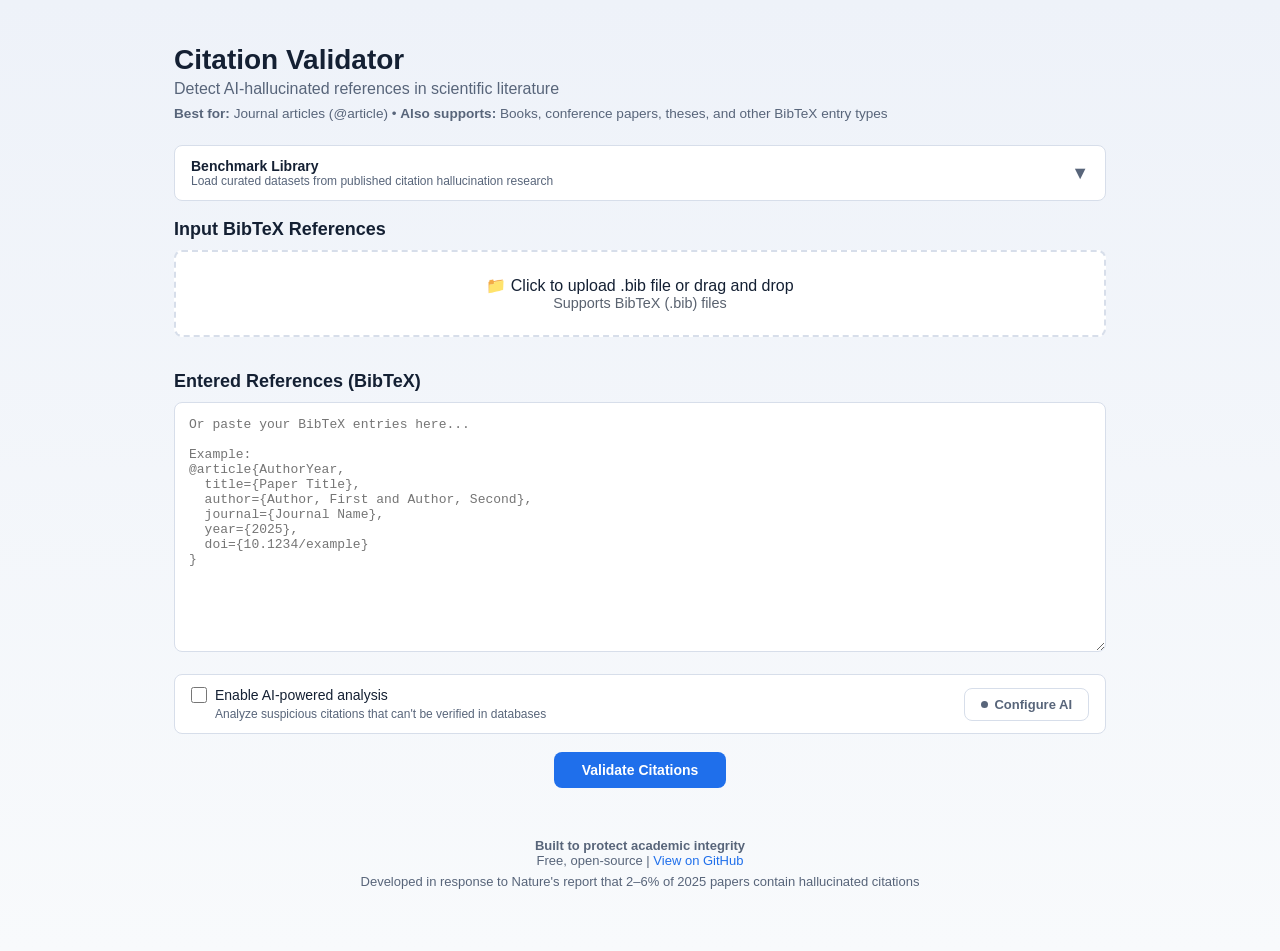
<file: index.html>
<!DOCTYPE html>
<html lang="en">
<head>
  <meta charset="UTF-8">
  <meta name="viewport" content="width=device-width, initial-scale=1.0">
  <title>Citation Validator</title>
  <meta http-equiv="refresh" content="0; url=./citation-validator.html">
  <style>
    body {
      margin: 0;
      min-height: 100vh;
      display: grid;
      place-items: center;
      font-family: Georgia, "Times New Roman", serif;
      background: linear-gradient(180deg, #eef2f9 0%, #f8fafc 100%);
      color: #142033;
    }
    .card {
      width: min(680px, 92vw);
      background: #ffffff;
      border: 1px solid #d7deea;
      border-radius: 12px;
      padding: 28px;
      box-shadow: 0 10px 30px rgba(20, 32, 51, 0.08);
      text-align: center;
    }
    h1 {
      margin: 0 0 8px;
      font-size: 30px;
    }
    p {
      margin: 8px 0;
      line-height: 1.45;
    }
    a {
      color: #1f6feb;
      font-weight: 700;
      text-decoration: none;
    }
    a:hover {
      text-decoration: underline;
    }
  </style>
</head>
<body>
  <main class="card">
    <h1>Citation Validator</h1>
    <p>Redirecting to the public validator page...</p>
    <p>If it does not open automatically, use this link:</p>
    <p><a href="./citation-validator.html">Open Citation Validator</a></p>
  </main>
</body>
</html>
</file>
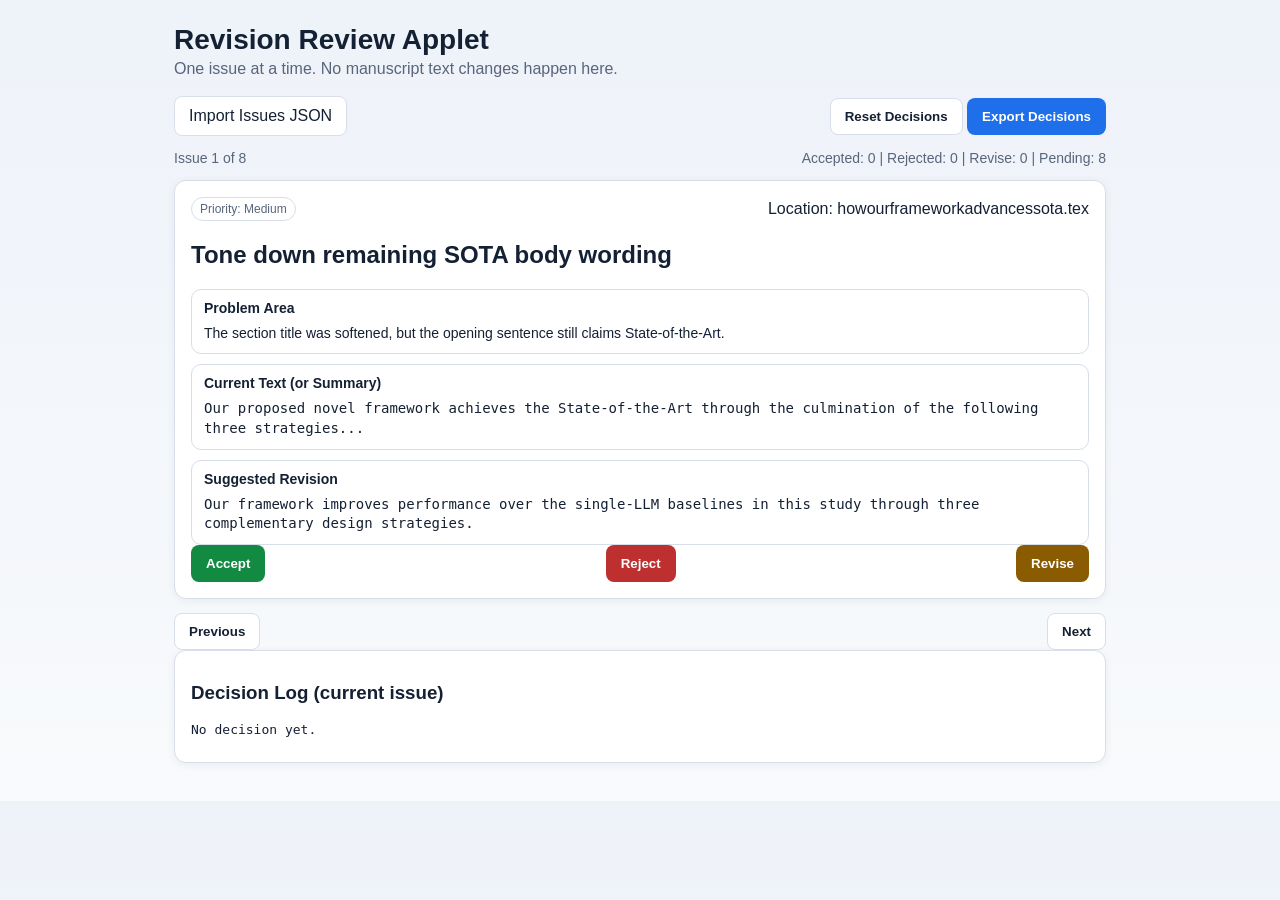
<file: scripts/revision-review-applet/index.html>
<!doctype html>
<html lang="en">
<head>
  <meta charset="UTF-8" />
  <meta name="viewport" content="width=device-width, initial-scale=1.0" />
  <title>Revision Review Applet</title>
  <link rel="stylesheet" href="styles.css" />
</head>
<body>
  <main class="app">
    <header class="app-header">
      <h1>Revision Review Applet</h1>
      <p>One issue at a time. No manuscript text changes happen here.</p>
    </header>

    <section class="toolbar">
      <div class="left-tools">
        <label class="file-label" for="importFile">Import Issues JSON</label>
        <input id="importFile" type="file" accept="application/json" />
      </div>
      <div class="right-tools">
        <button id="resetBtn" class="ghost">Reset Decisions</button>
        <button id="exportBtn" class="primary">Export Decisions</button>
      </div>
    </section>

    <section class="status-row">
      <div id="progressText">Issue 1 of 1</div>
      <div id="countsText">Accepted: 0 | Rejected: 0 | Revise: 0 | Pending: 0</div>
    </section>

    <section id="issueCard" class="card">
      <div class="meta-row">
        <span id="priorityPill" class="pill">Priority</span>
        <span id="locationText">Location</span>
      </div>

      <h2 id="issueTitle">Issue Title</h2>

      <div class="panel">
        <h3>Problem Area</h3>
        <p id="problemArea"></p>
      </div>

      <div class="panel">
        <h3>Current Text (or Summary)</h3>
        <pre id="currentText"></pre>
      </div>

      <div class="panel">
        <h3>Suggested Revision</h3>
        <pre id="suggestedText"></pre>
      </div>

      <div class="actions">
        <button id="acceptBtn" class="accept">Accept</button>
        <button id="rejectBtn" class="reject">Reject</button>
        <button id="reviseBtn" class="revise">Revise</button>
      </div>
    </section>

    <section id="feedbackCard" class="card hidden">
      <h3 id="feedbackTitle">Feedback</h3>
      <p id="feedbackPrompt"></p>
      <textarea id="feedbackInput" rows="5" placeholder="Type your note here..."></textarea>
      <div class="feedback-actions">
        <button id="cancelFeedbackBtn" class="ghost">Cancel</button>
        <button id="saveFeedbackBtn" class="primary">Save and Continue</button>
      </div>
    </section>

    <section class="navigation">
      <button id="prevBtn" class="ghost">Previous</button>
      <button id="nextBtn" class="ghost">Next</button>
    </section>

    <section class="card compact">
      <h3>Decision Log (current issue)</h3>
      <pre id="decisionView">No decision yet.</pre>
    </section>
  </main>

  <script src="app.js"></script>
</body>
</html>
</file>
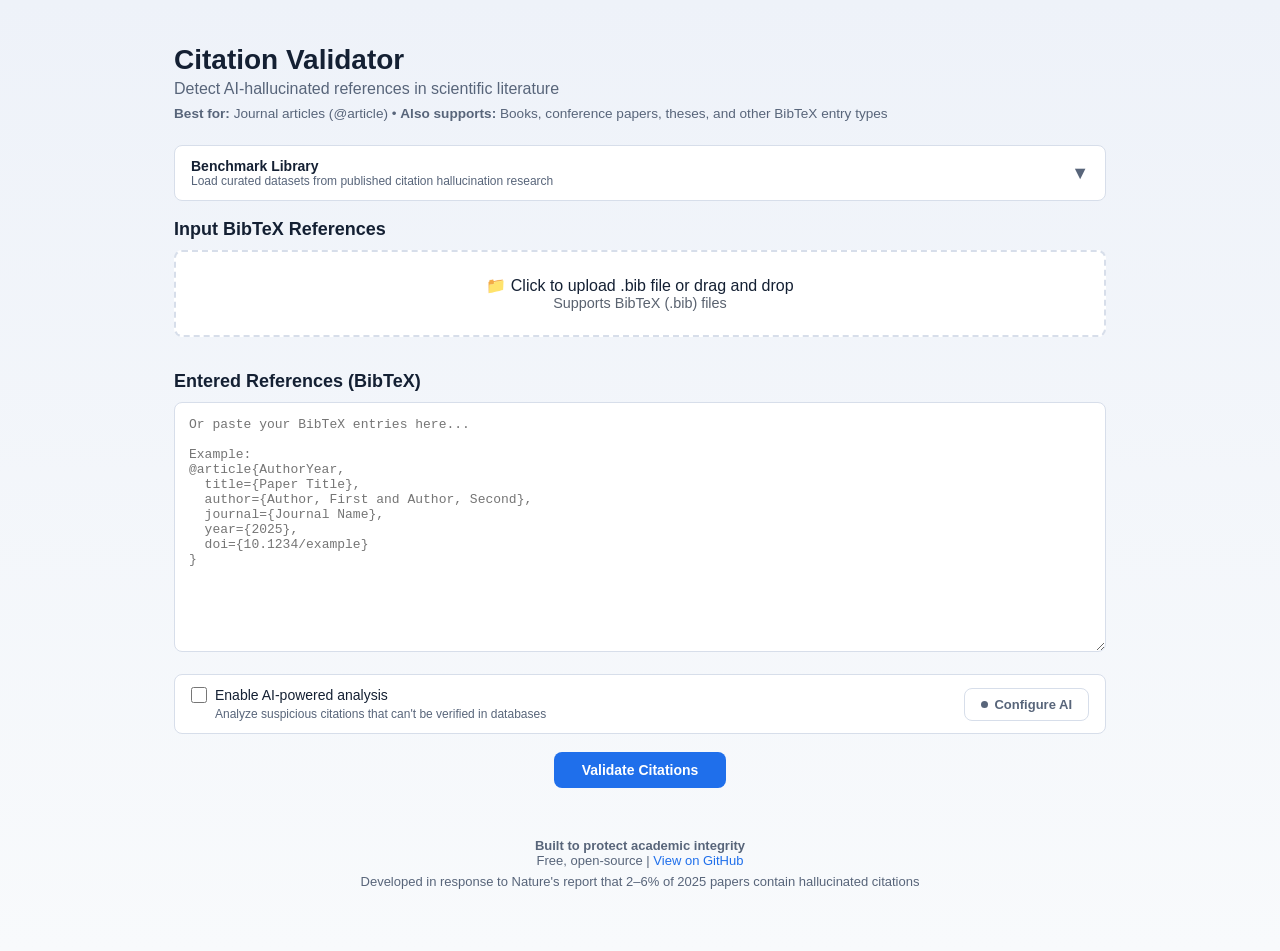
<file: citation-validator.html>
<!DOCTYPE html>
<html lang="en">
<head>
    <meta charset="UTF-8">
    <meta name="viewport" content="width=device-width, initial-scale=1.0">
    <title>Citation Validator - Detect AI-Hallucinated References</title>
    <style>
        :root {
            --bg: #f5f7fb;
            --card: #ffffff;
            --text: #142033;
            --muted: #58657a;
            --line: #d7deea;
            --primary: #1f6feb;
            --valid: #138a42;
            --warning: #8a5b00;
            --suspicious: #be2f2f;
            --invalid: #be2f2f;
        }
        
        * {
            margin: 0;
            padding: 0;
            box-sizing: border-box;
        }
        
        body {
            font-family: "Segoe UI", Tahoma, Geneva, Verdana, sans-serif;
            background: linear-gradient(180deg, #eef2f9 0%, #f8fafc 100%);
            color: var(--text);
            min-height: 100vh;
            padding: 20px;
        }
        
        .container {
            max-width: 980px;
            margin: 0 auto;
            padding: 24px;
        }
        
        header {
            margin-bottom: 24px;
        }
        
        header h1 {
            font-size: 28px;
            margin-bottom: 4px;
            color: var(--text);
        }
        
        header p {
            color: var(--muted);
            font-size: 1em;
        }
        
        .nature-badge {
            display: inline-block;
            background: var(--card);
            border: 1px solid var(--line);
            padding: 4px 12px;
            border-radius: 6px;
            margin-top: 8px;
            font-size: 0.85em;
            color: var(--muted);
        }
        
        .section {
            margin-bottom: 18px;
        }
        
        .section h2 {
            color: var(--text);
            margin-bottom: 10px;
            font-size: 18px;
        }
        
        textarea {
            width: 100%;
            min-height: 250px;
            padding: 14px;
            border: 1px solid var(--line);
            border-radius: 8px;
            font-family: 'Courier New', monospace;
            font-size: 13px;
            resize: vertical;
            transition: border-color 0.2s;
            background: var(--card);
        }
        
        textarea:focus {
            outline: none;
            border-color: var(--primary);
        }
        
        .file-upload {
            border: 2px dashed var(--line);
            border-radius: 8px;
            padding: 24px;
            text-align: center;
            cursor: pointer;
            transition: all 0.2s;
            margin-bottom: 14px;
            background: var(--card);
        }
        
        .file-upload:hover {
            border-color: var(--primary);
            background: #f0f4ff;
        }
        
        .file-upload input {
            display: none;
        }

        .file-status {
            margin: -6px 0 10px;
            font-size: 12px;
            color: var(--muted);
            min-height: 16px;
        }
        
        .button {
            background: var(--primary);
            color: white;
            border: none;
            padding: 10px 28px;
            border-radius: 8px;
            font-size: 14px;
            font-weight: 600;
            cursor: pointer;
            transition: background 0.2s;
        }
        
        .button:hover {
            background: #1a5cc7;
        }
        
        .button:active {
            background: #174ea6;
        }
        
        .button:disabled {
            opacity: 0.5;
            cursor: not-allowed;
        }
        
        /* AI Settings Button */
        .ai-settings-btn {
            font-size: 13px;
            font-weight: 600;
            padding: 8px 16px;
            border: 1px solid var(--line);
            border-radius: 8px;
            background: var(--card);
            color: var(--muted);
            cursor: pointer;
            transition: all 0.2s;
            display: inline-flex;
            align-items: center;
            gap: 6px;
        }
        
        .ai-settings-btn:hover {
            border-color: var(--primary);
            color: var(--primary);
        }
        
        .ai-settings-btn.ai-active {
            border-color: var(--valid);
            color: var(--valid);
            background: rgba(19,138,66,0.04);
        }
        
        .ai-dot {
            width: 7px;
            height: 7px;
            border-radius: 50%;
            background: currentColor;
            display: inline-block;
        }
        
        /* AI Settings Modal */
        .ai-modal-overlay {
            display: none;
            position: fixed;
            inset: 0;
            background: rgba(0,0,0,0.65);
            z-index: 1000;
            align-items: center;
            justify-content: center;
        }
        
        .ai-modal-overlay.open {
            display: flex;
        }
        
        .ai-modal {
            background: #1e2738;
            border: 1px solid rgba(212,168,67,0.2);
            border-radius: 16px;
            padding: 32px;
            width: 600px;
            max-width: calc(100vw - 40px);
            box-shadow: 0 24px 64px rgba(0,0,0,0.6);
            animation: modalSlideIn 0.3s ease;
        }
        
        @keyframes modalSlideIn {
            from {
                opacity: 0;
                transform: translateY(-20px);
            }
            to {
                opacity: 1;
                transform: translateY(0);
            }
        }
        
        .ai-modal h2 {
            font-family: 'Crimson Pro', serif;
            font-weight: 400;
            color: #e8dcc8;
            font-size: 1.8em;
            margin-bottom: 24px;
        }
        
        .ai-provider-cards {
            display: grid;
            grid-template-columns: repeat(2, 1fr);
            gap: 12px;
            margin-bottom: 24px;
        }
        
        .ai-provider-card {
            background: rgba(255,255,255,0.04);
            border: 2px solid rgba(255,255,255,0.08);
            border-radius: 12px;
            padding: 16px;
            cursor: pointer;
            transition: all 0.2s;
        }
        
        .ai-provider-card:hover {
            background: rgba(255,255,255,0.07);
            border-color: rgba(212,168,67,0.3);
            transform: translateY(-2px);
        }
        
        .ai-provider-card.selected {
            border-color: #d4a843;
            background: rgba(212,168,67,0.1);
        }
        
        .ai-card-title {
            font-family: 'DM Sans', sans-serif;
            font-weight: 600;
            font-size: 0.95em;
            color: #e8dcc8;
            margin-bottom: 6px;
        }
        
        .ai-card-desc {
            font-family: 'DM Sans', sans-serif;
            font-size: 0.8em;
            color: #8a8a7a;
            line-height: 1.5;
        }
        
        .ai-card-badge {
            font-family: 'DM Sans', sans-serif;
            font-size: 0.7em;
            font-weight: 600;
            letter-spacing: 0.05em;
            text-transform: uppercase;
            display: inline-block;
            padding: 4px 10px;
            border-radius: 4px;
            margin-top: 10px;
        }
        
        .ai-badge-paid {
            background: rgba(122,59,16,0.35);
            color: #d4956a;
        }
        
        .ai-badge-free {
            background: rgba(40,120,60,0.35);
            color: #7ec88a;
        }
        
        .ai-key-section {
            margin-bottom: 24px;
            display: none;
        }
        
        .ai-key-section input {
            width: 100%;
            padding: 12px 14px;
            background: rgba(255,255,255,0.06);
            border: 2px solid rgba(212,168,67,0.2);
            border-radius: 8px;
            color: #e8dcc8;
            font-family: 'Courier New', monospace;
            font-size: 0.9em;
            outline: none;
            margin-bottom: 8px;
        }
        
        .ai-key-section input:focus {
            border-color: rgba(212,168,67,0.5);
        }
        
        .ai-key-hint {
            font-family: 'DM Sans', sans-serif;
            font-size: 0.8em;
            color: #6a6a5a;
            line-height: 1.6;
        }
        
        .ai-key-hint a {
            color: #d4a843;
            text-decoration: none;
        }
        
        .ai-key-hint a:hover {
            text-decoration: underline;
        }
        
        .ai-modal-actions {
            display: flex;
            gap: 12px;
        }
        
        .ai-modal-actions button {
            font-family: 'DM Sans', sans-serif;
            font-size: 0.9em;
            font-weight: 500;
            padding: 12px 24px;
            border-radius: 8px;
            border: none;
            cursor: pointer;
            transition: all 0.2s;
        }
        
        .am-save {
            background: #d4a843;
            color: #1e2738;
            flex: 1;
        }
        
        .am-save:hover {
            background: #e0b84e;
            transform: translateY(-1px);
        }
        
        .am-cancel {
            background: rgba(255,255,255,0.08);
            color: #9a9083;
        }
        
        .am-cancel:hover {
            background: rgba(255,255,255,0.14);
        }
        
        #results {
            margin-top: 18px;
            display: none;
        }
        
        .stats {
            display: flex;
            gap: 12px;
            margin-bottom: 18px;
        }
        
        .stat-card {
            flex: 1;
            background: var(--card);
            border: 1px solid var(--line);
            padding: 14px;
            border-radius: 8px;
            text-align: center;
        }
        
        .stat-card.valid {
            border-left: 3px solid var(--valid);
        }
        
        .stat-card.warning {
            border-left: 3px solid #c09000;
        }
        
        .stat-card.suspicious {
            border-left: 3px solid #d46a00;
        }
        
        .stat-card.invalid {
            border-left: 3px solid var(--invalid);
        }
        
        .stat-value {
            font-size: 2em;
            font-weight: bold;
            margin-bottom: 2px;
            color: var(--text);
        }
        
        .stat-label {
            font-size: 13px;
            color: var(--muted);
        }
        
        .citation-item {
            background: var(--card);
            border: 1px solid var(--line);
            border-left: 3px solid var(--line);
            padding: 14px 16px;
            margin-bottom: 10px;
            border-radius: 8px;
            box-shadow: 0 1px 4px rgba(20,32,51,0.04);
        }
        
        .citation-item.valid {
            border-left-color: var(--valid);
        }
        
        .citation-item.warning {
            border-left-color: #c09000;
        }
        
        .citation-item.suspicious {
            border-left-color: #d46a00;
        }
        
        .citation-item.invalid {
            border-left-color: var(--invalid);
        }
        
        .citation-key {
            font-weight: 600;
            font-size: 15px;
            margin-bottom: 6px;
            color: var(--text);
        }
        
        .citation-status {
            display: inline-block;
            padding: 2px 8px;
            border-radius: 4px;
            font-size: 11px;
            font-weight: 600;
            text-transform: uppercase;
            letter-spacing: 0.03em;
            margin-left: 8px;
        }
        
        .citation-status.valid {
            background: rgba(19,138,66,0.1);
            color: var(--valid);
        }
        
        .citation-status.warning {
            background: rgba(138,91,0,0.1);
            color: var(--warning);
        }
        
        .citation-status.suspicious {
            background: rgba(190,47,47,0.1);
            color: var(--suspicious);
        }
        
        .citation-status.invalid {
            background: rgba(190,47,47,0.12);
            color: var(--invalid);
        }
        
        .issue-list {
            margin-top: 8px;
        }
        
        .issue-item {
            padding: 3px 0;
            font-size: 13px;
            color: var(--muted);
        }
        
        .issue-item.error {
            color: var(--invalid);
        }
        
        .issue-item.warning {
            color: var(--warning);
        }
        
        .ai-analysis {
            background: rgba(31,111,235,0.04);
            border: 1px solid rgba(31,111,235,0.15);
            padding: 10px 12px;
            border-radius: 6px;
            margin-top: 8px;
            font-size: 13px;
        }
        
        .ai-analysis strong {
            color: var(--primary);
        }
        
        #loading {
            display: none;
            text-align: center;
            padding: 30px;
        }
        
        .spinner {
            border: 3px solid var(--line);
            border-top: 3px solid var(--primary);
            border-radius: 50%;
            width: 36px;
            height: 36px;
            animation: spin 1s linear infinite;
            margin: 0 auto 14px;
        }
        
        @keyframes spin {
            0% { transform: rotate(0deg); }
            100% { transform: rotate(360deg); }
        }
        
        .export-buttons {
            margin-top: 14px;
            display: flex;
            gap: 8px;
        }
        
        .export-buttons button {
            flex: 1;
            background: var(--card);
            color: var(--primary);
            border: 1px solid var(--primary);
            font-size: 13px;
            padding: 8px 14px;
        }
        
        .export-buttons button:hover {
            background: rgba(31,111,235,0.05);
        }
        
        /* ═══════════════════════════════════════════════════════════════════ */
        /* BENCHMARK LIBRARY                                                 */
        /* ═══════════════════════════════════════════════════════════════════ */

        .bench-toggle {
            display: flex;
            align-items: center;
            justify-content: space-between;
            padding: 12px 16px;
            background: var(--card);
            border: 1px solid var(--line);
            border-radius: 8px;
            cursor: pointer;
            transition: border-color 0.2s;
            user-select: none;
        }

        .bench-toggle:hover { border-color: var(--primary); }

        .bench-toggle .bench-label {
            font-weight: 600;
            font-size: 14px;
        }

        .bench-toggle .bench-hint {
            font-size: 12px;
            color: var(--muted);
        }

        .bench-toggle .bench-arrow {
            font-size: 18px;
            transition: transform 0.2s;
            color: var(--muted);
        }

        .bench-toggle.open .bench-arrow { transform: rotate(180deg); }

        .bench-panel {
            display: none;
            border: 1px solid var(--line);
            border-top: none;
            border-radius: 0 0 8px 8px;
            background: var(--card);
            padding: 16px;
        }

        .bench-panel.open { display: block; }

        .bench-filters {
            display: flex;
            gap: 6px;
            flex-wrap: wrap;
            margin-bottom: 12px;
        }

        .bench-chip {
            font-size: 12px;
            padding: 4px 10px;
            border-radius: 12px;
            border: 1px solid var(--line);
            background: var(--card);
            cursor: pointer;
            transition: all 0.15s;
        }

        .bench-chip:hover { border-color: var(--primary); }

        .bench-chip.active {
            background: var(--primary);
            color: white;
            border-color: var(--primary);
        }

        .bench-datasets {
            display: flex;
            flex-direction: column;
            gap: 8px;
            max-height: 360px;
            overflow-y: auto;
        }

        .bench-card {
            display: flex;
            align-items: flex-start;
            gap: 10px;
            padding: 10px 12px;
            border: 1px solid var(--line);
            border-radius: 8px;
            transition: border-color 0.15s;
        }

        .bench-card:hover { border-color: var(--primary); }

        .bench-card.pending { opacity: 0.55; }

        .bench-card input[type="checkbox"] {
            margin-top: 3px;
            width: 16px;
            height: 16px;
            cursor: pointer;
            flex-shrink: 0;
        }

        .bench-card-body { flex: 1; min-width: 0; }

        .bench-card-title {
            font-weight: 600;
            font-size: 13px;
        }

        .bench-card-meta {
            font-size: 12px;
            color: var(--muted);
            margin-top: 2px;
        }

        .bench-card-desc {
            font-size: 12px;
            color: var(--muted);
            margin-top: 4px;
        }

        .bench-card-tags {
            display: flex;
            gap: 4px;
            flex-wrap: wrap;
            margin-top: 6px;
        }

        .bench-tag {
            font-size: 10px;
            padding: 1px 6px;
            border-radius: 4px;
            background: #eef2f9;
            color: var(--muted);
        }

        .bench-tag.tag-fake { background: #fde8e8; color: #be2f2f; }
        .bench-tag.tag-real { background: #e6f4ea; color: #138a42; }
        .bench-tag.tag-pending { background: #fff3e0; color: #8a5b00; }

        .bench-actions {
            display: flex;
            gap: 8px;
            margin-top: 12px;
            align-items: center;
        }

        .bench-actions .button { font-size: 13px; padding: 8px 20px; }

        .bench-selection-info {
            font-size: 12px;
            color: var(--muted);
        }

        /* ═══════════════════════════════════════════════════════════════════ */
        /* ACCURACY DASHBOARD                                                */
        /* ═══════════════════════════════════════════════════════════════════ */

        .accuracy-dashboard {
            display: none;
            margin-top: 18px;
            padding: 16px;
            background: var(--card);
            border: 1px solid var(--line);
            border-radius: 8px;
        }

        .accuracy-dashboard.open { display: block; }

        .accuracy-dashboard h3 {
            font-size: 16px;
            margin-bottom: 12px;
        }

        .confusion-matrix {
            display: grid;
            grid-template-columns: auto 1fr 1fr;
            grid-template-rows: auto 1fr 1fr;
            gap: 2px;
            max-width: 360px;
            margin: 0 auto 16px;
            font-size: 13px;
            text-align: center;
        }

        .cm-corner { background: transparent; }

        .cm-header {
            padding: 6px 10px;
            font-weight: 600;
            background: #eef2f9;
            border-radius: 4px;
        }

        .cm-cell {
            padding: 12px 10px;
            border-radius: 4px;
            font-weight: 600;
            font-size: 18px;
        }

        .cm-cell small {
            display: block;
            font-weight: 400;
            font-size: 11px;
            color: var(--muted);
            margin-top: 2px;
        }

        .cm-tp { background: #e6f4ea; color: #138a42; }
        .cm-fp { background: #fde8e8; color: #be2f2f; }
        .cm-fn { background: #fde8e8; color: #be2f2f; }
        .cm-tn { background: #e6f4ea; color: #138a42; }

        .accuracy-metrics {
            display: grid;
            grid-template-columns: repeat(auto-fit, minmax(130px, 1fr));
            gap: 10px;
            margin-top: 12px;
        }

        .acc-metric {
            text-align: center;
            padding: 10px;
            border: 1px solid var(--line);
            border-radius: 8px;
        }

        .acc-metric .acc-value {
            font-size: 22px;
            font-weight: 700;
        }

        .acc-metric .acc-label {
            font-size: 11px;
            color: var(--muted);
            margin-top: 2px;
        }

        .acc-value.good { color: #138a42; }
        .acc-value.ok { color: #8a5b00; }
        .acc-value.bad { color: #be2f2f; }

        footer {
            margin-top: 32px;
            padding: 18px;
            text-align: center;
            color: var(--muted);
            font-size: 13px;
        }
        
        footer a {
            color: var(--primary);
            text-decoration: none;
        }
        
        footer a:hover {
            text-decoration: underline;
        }
    </style>
</head>
<body>
    <div class="container">
        <header>
            <h1>Citation Validator</h1>
            <p>Detect AI-hallucinated references in scientific literature</p>
            <p style="font-size: 0.85em; color: var(--muted); margin-top: 8px;">
                <strong>Best for:</strong> Journal articles (@article) • <strong>Also supports:</strong> Books, conference papers, theses, and other BibTeX entry types
            </p>
        </header>
        
        <div class="main-content">
            <!-- ══════════ BENCHMARK LIBRARY ══════════ -->
            <div class="section">
                <div class="bench-toggle" id="benchToggle" onclick="toggleBenchPanel()">
                    <div>
                        <div class="bench-label">Benchmark Library</div>
                        <div class="bench-hint">Load curated datasets from published citation hallucination research</div>
                    </div>
                    <span class="bench-arrow">&#9660;</span>
                </div>
                <div class="bench-panel" id="benchPanel">
                    <div class="bench-filters" id="benchFilters"></div>
                    <div class="bench-datasets" id="benchDatasets"></div>
                    <div class="bench-actions">
                        <button class="button" onclick="loadSelectedDatasets()">Load Selected</button>
                        <span class="bench-selection-info" id="benchSelectionInfo">No datasets selected</span>
                    </div>
                </div>
            </div>

            <div class="section">
                <h2>Input BibTeX References</h2>
                
                <div class="file-upload" id="fileUpload">
                    <input type="file" id="fileInput" accept=".bib,.txt">
                    <p>📁 Click to upload .bib file or drag and drop</p>
                    <p style="font-size: 0.9em; opacity: 0.7;">Supports BibTeX (.bib) files</p>
                </div>
                <p class="file-status" id="fileStatus"></p>

                <h2>Entered References (BibTeX)</h2>
                
                <textarea id="bibInput" placeholder="Or paste your BibTeX entries here...

Example:
@article{AuthorYear,
  title={Paper Title},
  author={Author, First and Author, Second},
  journal={Journal Name},
  year={2025},
  doi={10.1234/example}
}"></textarea>
            </div>

            <div class="section" style="display: flex; align-items: center; justify-content: space-between; padding: 12px 16px; background: var(--card); border: 1px solid var(--line); border-radius: 8px;">
                <div>
                    <label style="display: flex; align-items: center; gap: 8px; cursor: pointer; font-size: 14px;">
                        <input type="checkbox" id="useAI" style="width: 16px; height: 16px; cursor: pointer;">
                        <span>Enable AI-powered analysis</span>
                    </label>
                    <p style="font-size: 12px; color: var(--muted); margin-top: 4px; margin-left: 24px;">
                        Analyze suspicious citations that can't be verified in databases
                    </p>
                </div>
                <button class="ai-settings-btn" id="aiBtn" onclick="openAIModal()">
                    <span class="ai-dot"></span>
                    <span id="aiBtnLabel">Configure AI</span>
                </button>
            </div>
            
            <div class="section" style="text-align: center;">
                <button class="button" onclick="validateCitations()">
                    Validate Citations
                </button>
            </div>
            
            <div id="loading">
                <div class="spinner"></div>
                <p id="loadingMessage">Validating citations... This may take a moment.</p>
            </div>
            
            <div id="results">
                <div class="section">
                    <h2>Results</h2>
                    
                    <div class="stats" id="stats"></div>
                    
                    <div class="citation-list" id="citationList"></div>
                    
                    <div class="export-buttons">
                        <button class="button" onclick="exportHTML()">Export HTML</button>
                        <button class="button" onclick="exportJSON()">Export JSON</button>
                        <button class="button" onclick="exportCSV()">Export CSV</button>
                    </div>

                    <!-- Accuracy Dashboard (shown when ground truth is available) -->
                    <div class="accuracy-dashboard" id="accuracyDashboard">
                        <h3>Accuracy vs. Ground Truth</h3>
                        <div id="confusionMatrix"></div>
                        <div class="accuracy-metrics" id="accuracyMetrics"></div>
                    </div>
                </div>
            </div>
        </div>
        
        <footer>
            <p><strong>Built to protect academic integrity</strong></p>
            <p>Free, open-source | <a href="https://github.com/OhioMathTeacher/Ohio-Journal-of-School-Mathematics" target="_blank">View on GitHub</a></p>
            <p style="margin-top: 6px;">
                Developed in response to Nature's report that 2–6% of 2025 papers contain hallucinated citations
            </p>
        </footer>
    </div>
    
    <!-- AI Settings Modal -->
    <div class="ai-modal-overlay" id="aiModalOverlay" onclick="if(event.target===this)closeAIModal()">
        <div class="ai-modal">
            <h2>AI Provider Settings</h2>
            
            <div class="ai-provider-cards">
                <div class="ai-provider-card" id="card-anthropic" onclick="selectProvider('anthropic')">
                    <div class="ai-card-title">Anthropic Claude</div>
                    <div class="ai-card-desc">Claude Sonnet 4 — Most powerful for nuanced analysis</div>
                    <div class="ai-card-badge ai-badge-paid">Paid Key</div>
                </div>
                
                <div class="ai-provider-card" id="card-gemini" onclick="selectProvider('gemini')">
                    <div class="ai-card-title">Google Gemini</div>
                    <div class="ai-card-desc">Gemini 2.5 Flash — Free tier (use personal Gmail)</div>
                    <div class="ai-card-badge ai-badge-free">Free</div>
                </div>
                
                <div class="ai-provider-card" id="card-groq" onclick="selectProvider('groq')">
                    <div class="ai-card-title">Groq (Llama 3.3)</div>
                    <div class="ai-card-desc">Fast & free — No Google account needed</div>
                    <div class="ai-card-badge ai-badge-free">Free</div>
                </div>
                
                <div class="ai-provider-card" id="card-openai" onclick="selectProvider('openai')">
                    <div class="ai-card-title">OpenAI GPT-4</div>
                    <div class="ai-card-desc">GPT-4o — Fast, accurate, widely used</div>
                    <div class="ai-card-badge ai-badge-paid">Paid Key</div>
                </div>
            </div>
            
            <div class="ai-key-section" id="aiKeySection">
                <input type="password" id="aiKeyInput" placeholder="Paste your API key here…" 
                       autocomplete="off" spellcheck="false"
                       onkeydown="if(event.key==='Enter')saveAISettings();if(event.key==='Escape')closeAIModal()">
                <div class="ai-key-hint" id="aiKeyHint">
                    🔒 Stored only in your browser • Never sent to our server • Never in source code
                </div>
            </div>
            
            <div class="ai-modal-actions">
                <button class="am-save" onclick="saveAISettings()">Save</button>
                <button class="am-cancel" onclick="closeAIModal()">Cancel</button>
            </div>
        </div>
    </div>
    
    <script>
        // ═══════════════════════════════════════════════════════════════════════════
        // BIBTEX PARSER
        // ═══════════════════════════════════════════════════════════════════════════
        
        function parseBibTeX(bibtexString) {
            const entries = [];
            const rawEntries = splitBibTeXEntries(bibtexString);

            rawEntries.forEach(rawEntry => {
                const headerMatch = rawEntry.match(/^@(\w+)\s*\{\s*([^,]+)\s*,/s);
                if (!headerMatch) return;

                const type = headerMatch[1];
                const key = headerMatch[2].trim();
                const fieldsString = rawEntry.slice(headerMatch[0].length, -1);
                const fields = parseBibTeXFields(fieldsString);

                entries.push({ type, key, fields });
            });

            return entries;
        }

        function splitBibTeXEntries(bibtexString) {
            const entries = [];
            let i = 0;

            while (i < bibtexString.length) {
                const atIndex = bibtexString.indexOf('@', i);
                if (atIndex === -1) break;

                const openBraceIndex = bibtexString.indexOf('{', atIndex);
                if (openBraceIndex === -1) break;

                let depth = 0;
                let endIndex = -1;

                for (let j = openBraceIndex; j < bibtexString.length; j++) {
                    const ch = bibtexString[j];
                    if (ch === '{') depth++;
                    if (ch === '}') {
                        depth--;
                        if (depth === 0) {
                            endIndex = j;
                            break;
                        }
                    }
                }

                if (endIndex === -1) break;
                entries.push(bibtexString.slice(atIndex, endIndex + 1));
                i = endIndex + 1;
            }

            return entries;
        }

        function parseBibTeXFields(fieldsString) {
            const fields = {};
            let i = 0;

            function skipDelimiters() {
                while (i < fieldsString.length && /[\s,]/.test(fieldsString[i])) i++;
            }

            while (i < fieldsString.length) {
                skipDelimiters();
                if (i >= fieldsString.length) break;

                const keyMatch = fieldsString.slice(i).match(/^([a-zA-Z][\w-]*)\s*=/);
                if (!keyMatch) {
                    i++;
                    continue;
                }

                const fieldName = keyMatch[1].toLowerCase();
                i += keyMatch[0].length;

                while (i < fieldsString.length && /\s/.test(fieldsString[i])) i++;
                if (i >= fieldsString.length) break;

                let value = '';

                if (fieldsString[i] === '{') {
                    i++;
                    let depth = 1;
                    const start = i;
                    while (i < fieldsString.length && depth > 0) {
                        if (fieldsString[i] === '{') depth++;
                        else if (fieldsString[i] === '}') depth--;
                        i++;
                    }
                    value = fieldsString.slice(start, i - 1).trim();
                } else if (fieldsString[i] === '"') {
                    i++;
                    const start = i;
                    while (i < fieldsString.length) {
                        if (fieldsString[i] === '"' && fieldsString[i - 1] !== '\\') break;
                        i++;
                    }
                    value = fieldsString.slice(start, i).trim();
                    i++;
                } else {
                    const start = i;
                    while (i < fieldsString.length && fieldsString[i] !== ',') i++;
                    value = fieldsString.slice(start, i).trim();
                }

                fields[fieldName] = value;
            }

            return fields;
        }
        
        // ═══════════════════════════════════════════════════════════════════════════
        // NOTE: Client-side API validation functions were removed during code review.
        // All validation is handled server-side by citation_validator.py via /validate.
        // See git history for the original client-side implementation.
        // ═══════════════════════════════════════════════════════════════════════════

        
        // ═══════════════════════════════════════════════════════════════════════════
        // AI PROVIDER MANAGEMENT
        // ═══════════════════════════════════════════════════════════════════════════
        
        const PROVIDER_KEY = 'cv_provider';
        const ANTHROPIC_KEY = 'cv_anthropic_key';
        const GEMINI_KEY = 'cv_gemini_key';
        const GROQ_KEY = 'cv_groq_key';
        const OPENAI_KEY = 'cv_openai_key';
        
        let _modalProvider = '';
        let validationRunMeta = null;

        function getProviderModelLabel(provider) {
            if (provider === 'gemini') return 'Gemini 2.5 Flash';
            if (provider === 'groq') return 'Groq Llama 3.3 70B';
            if (provider === 'openai') return 'OpenAI GPT-4o';
            if (provider === 'anthropic') return 'Anthropic Claude Sonnet 4';
            return 'None';
        }

        function formatDuration(seconds) {
            const mins = Math.floor(seconds / 60);
            const secs = Math.max(1, Math.round(seconds % 60));
            if (mins <= 0) return `~${secs}s`;
            return `~${mins}m ${secs}s`;
        }

        function estimateValidationSeconds(citationCount, useAI, provider) {
            // Deterministic validation dominates at scale; AI is applied only to flagged citations.
            const deterministicPerCitation = 0.22;
            const estimatedAiFraction = 0.18;
            const aiPerCitation = {
                gemini: 1.8,
                groq: 1.1,
                openai: 1.3,
                anthropic: 1.6
            };

            let total = citationCount * deterministicPerCitation;
            if (useAI) {
                total += citationCount * estimatedAiFraction * (aiPerCitation[provider] || 1.4);
            }
            return total;
        }

        function preflightValidationRequest(citationCount, useAI, provider) {
            // Hard stop for extreme requests in browser mode.
            const hardMaxBrowserCitations = 5000;
            if (citationCount > hardMaxBrowserCitations) {
                alert(`This request has ${citationCount} citations. For very large jobs, use the Python batch runner instead of the browser app.`);
                return false;
            }

            if (!useAI) return true;

            const softLimits = {
                gemini: 250,
                groq: 300,
                anthropic: 800,
                openai: 1000
            };
            const limit = softLimits[provider] || 300;
            const eta = formatDuration(estimateValidationSeconds(citationCount, true, provider));
            const model = getProviderModelLabel(provider);

            if (citationCount > limit) {
                const proceed = confirm(
                    `Large AI request: ${citationCount} citations with ${model}.\n\n`
                    + `Estimated runtime: ${eta}.\n`
                    + `Free-tier models may rate-limit or fail on long runs.\n\n`
                    + `Click OK to continue, or Cancel to run deterministic validation only.`
                );
                return proceed;
            }

            return true;
        }

        function updateLoadingMessage(text) {
            const el = document.getElementById('loadingMessage');
            if (el) el.textContent = text;
        }
        let validationResults = null;
        
        function getProvider() {
            return localStorage.getItem(PROVIDER_KEY) || '';
        }
        
        function getStoredKey(provider) {
            if (provider === 'anthropic') return localStorage.getItem(ANTHROPIC_KEY) || '';
            if (provider === 'gemini') return localStorage.getItem(GEMINI_KEY) || '';
            if (provider === 'groq') return localStorage.getItem(GROQ_KEY) || '';
            if (provider === 'openai') return localStorage.getItem(OPENAI_KEY) || '';
            return '';
        }
        
        function updateAIBtn() {
            const btn = document.getElementById('aiBtn');
            const label = document.getElementById('aiBtnLabel');
            const p = getProvider();
            
            if (p === 'anthropic' && getStoredKey('anthropic')) {
                btn.classList.add('ai-active');
                label.textContent = 'AI: Claude ✓';
            } else if (p === 'gemini' && getStoredKey('gemini')) {
                btn.classList.add('ai-active');
                label.textContent = 'AI: Gemini ✓';
            } else if (p === 'groq' && getStoredKey('groq')) {
                btn.classList.add('ai-active');
                label.textContent = 'AI: Groq ✓';
            } else if (p === 'openai' && getStoredKey('openai')) {
                btn.classList.add('ai-active');
                label.textContent = 'AI: OpenAI ✓';
            } else {
                btn.classList.remove('ai-active');
                label.textContent = 'Configure AI';
            }
        }
        
        function openAIModal() {
            _modalProvider = getProvider() || 'groq';
            _refreshModalCards();
            _refreshKeySection();
            document.getElementById('aiModalOverlay').classList.add('open');
            setTimeout(() => document.getElementById('aiKeyInput').focus(), 100);
        }
        
        function closeAIModal() {
            document.getElementById('aiModalOverlay').classList.remove('open');
        }
        
        function selectProvider(p) {
            _modalProvider = p;
            _refreshModalCards();
            _refreshKeySection();
            setTimeout(() => document.getElementById('aiKeyInput').focus(), 50);
        }
        
        function _refreshModalCards() {
            ['anthropic', 'gemini', 'groq', 'openai'].forEach(p => {
                document.getElementById('card-' + p).classList.toggle('selected', p === _modalProvider);
            });
        }
        
        function _refreshKeySection() {
            const section = document.getElementById('aiKeySection');
            const input = document.getElementById('aiKeyInput');
            const hint = document.getElementById('aiKeyHint');
            
            section.style.display = 'block';
            const stored = getStoredKey(_modalProvider);
            input.value = stored ? '••••••••••••••••' : '';
            
            if (_modalProvider === 'anthropic') {
                input.placeholder = 'sk-ant-…';
                hint.innerHTML = '🔒 Stored only in your browser • Never shared • Get key at <a href="https://console.anthropic.com" target="_blank">console.anthropic.com</a>';
            } else if (_modalProvider === 'gemini') {
                input.placeholder = 'AIza…';
                hint.innerHTML = '🔒 Get free key at <a href="https://aistudio.google.com/app/apikey" target="_blank">aistudio.google.com</a> — <strong style="color:#d4a843">use personal Gmail, not school account</strong>';
            } else if (_modalProvider === 'groq') {
                input.placeholder = 'gsk_…';
                hint.innerHTML = '🔒 Get free key at <a href="https://console.groq.com/keys" target="_blank">console.groq.com</a> — any email works, no Google account needed';
            } else if (_modalProvider === 'openai') {
                input.placeholder = 'sk-…';
                hint.innerHTML = '🔒 Get key at <a href="https://platform.openai.com/api-keys" target="_blank">platform.openai.com</a> — Stored only in your browser';
            }
        }
        
        function saveAISettings() {
            const val = document.getElementById('aiKeyInput').value.trim();
            localStorage.setItem(PROVIDER_KEY, _modalProvider);
            
            if (val && !val.startsWith('•')) {
                const storageKey = _modalProvider === 'anthropic' ? ANTHROPIC_KEY
                                 : _modalProvider === 'gemini' ? GEMINI_KEY
                                 : _modalProvider === 'groq' ? GROQ_KEY
                                 : OPENAI_KEY;
                localStorage.setItem(storageKey, val);
            }
            
            closeAIModal();
            updateAIBtn();
        }
        
        // ═══════════════════════════════════════════════════════════════════════════
        // AI ANALYSIS
        // ═══════════════════════════════════════════════════════════════════════════
        
        async function analyzeWithAI(citation, provider, apiKey) {
            try {
                const suspicionReasons = [
                    ...(citation.issues || []),
                    ...(citation.warnings || [])
                ].join('; ');

                const fields = citation.fields || {};
                const fieldLines = Object.entries(fields)
                    .filter(([k,v]) => v && v.trim())
                    .map(([k,v]) => `  ${k}: ${v}`)
                    .join('\n');

                // Tell the AI what our database checks actually found
                const dbStatus = citation.status || 'unknown';
                const metaFound = citation.metadata ? 'Yes' : 'No';
                const metaTitle = citation.metadata?.title || '(none)';
                const metaSource = citation.metadata?.source || 'CrossRef/OpenAlex';

                const prompt = `Analyze this academic citation and determine if it is REAL or FABRICATED.

BibTeX fields:
${fieldLines || '  (very sparse - only key and type available)'}

DATABASE VERIFICATION RESULTS:
  Status: ${dbStatus}
  Metadata found in databases: ${metaFound}
  ${metaFound === 'Yes' ? `Database title: ${metaTitle}\n  Source: ${metaSource}` : '  Checked: CrossRef, OpenAlex, Semantic Scholar — not found in any.'}

Our automated checks found these notes:
${suspicionReasons || '(none)'}

IMPORTANT INSTRUCTIONS:
- If our database checks found the paper (status=valid), it IS real. Confirm it.
- If the DOI resolved but there's a year mismatch of 1-2 years, that's normal (online vs print publication dates).
- If status=invalid because a DOI didn't resolve, that IS suspicious — real papers have working DOIs.
- If status=warning because we couldn't find it in databases, that does NOT automatically mean it's fake. Very new papers (2026), old papers (pre-2000), or niche journals may not be indexed yet.
- HOWEVER: If a citation has NO DOI and was NOT found in ANY database (CrossRef, OpenAlex, Semantic Scholar), treat that as a significant red flag. Most real published papers appear in at least one database. Increase your suspicion.
- "Not found" in one database means UNVERIFIABLE. "Not found" in ALL databases means LIKELY FABRICATED unless the paper is very new, very old, or from a non-English journal.
- When in doubt between "unable to verify" and "likely hallucinated": if zero databases matched, lean toward suspicious. If at least one partial match exists, lean toward legitimate.

Respond with JSON only:
{"is_suspicious": true/false, "confidence": 0-100, "reason": "brief explanation"}`;

                // Call Flask proxy server to bypass CORS
                const res = await fetch('/analyze', {
                    method: 'POST',
                    headers: { 'Content-Type': 'application/json' },
                    body: JSON.stringify({
                        provider: provider,
                        apiKey: apiKey,
                        prompt: prompt
                    })
                });
                
                if (!res.ok) {
                    const errBody = await res.text();
                    console.error(`Proxy server error (${res.status}):`, errBody);
                    return null;
                }
                
                const data = await res.json();
                console.log(`${provider} response:`, data);
                return data;
                
            } catch (error) {
                console.error('AI analysis failed:', error);
                return null;
            }
        }
        
        // ═══════════════════════════════════════════════════════════════════════════
        // FILE UPLOAD HANDLING
        // ═══════════════════════════════════════════════════════════════════════════
        
        const fileInput = document.getElementById('fileInput');
        const bibInput = document.getElementById('bibInput');
        const fileStatus = document.getElementById('fileStatus');

        function loadBibFile(file) {
            if (!file) return;
            const reader = new FileReader();
            reader.onload = function(e) {
                bibInput.value = e.target.result || '';
                bibInput.focus();
                fileStatus.textContent = `Loaded: ${file.name}`;
            };
            reader.onerror = function() {
                fileStatus.textContent = 'Unable to read that file. Please try another .bib file.';
            };
            reader.readAsText(file);
        }

        fileInput.addEventListener('change', function(event) {
            const file = event.target.files[0];
            loadBibFile(file);
            // Allow re-selecting the same file and still trigger change.
            event.target.value = '';
        });
        
        const fileUpload = document.getElementById('fileUpload');
        fileUpload.addEventListener('dragover', (e) => {
            e.preventDefault();
            fileUpload.style.background = '#f8f9ff';
        });
        
        fileUpload.addEventListener('dragleave', () => {
            fileUpload.style.background = '';
        });
        
        fileUpload.addEventListener('drop', (e) => {
            e.preventDefault();
            fileUpload.style.background = '';
            const file = e.dataTransfer.files[0];
            loadBibFile(file);
        });
        
        fileUpload.addEventListener('click', () => {
            fileInput.click();
        });
        
        // ═══════════════════════════════════════════════════════════════════════════
        // MAIN VALIDATION WORKFLOW
        // ═══════════════════════════════════════════════════════════════════════════
        
        async function validateCitations() {
            const bibText = document.getElementById('bibInput').value.trim();
            if (!bibText) {
                alert('Please paste BibTeX or upload a file');
                return;
            }
            
            const useAI = document.getElementById('useAI').checked;
            const provider = getProvider();
            const apiKey = getStoredKey(provider);
            
            if (useAI && (!provider || !apiKey)) {
                openAIModal();
                alert('Please configure an AI provider first');
                return;
            }

            const citationCount = parseBibTeX(bibText).length;
            if (citationCount === 0) {
                alert('No BibTeX entries were detected.');
                return;
            }

            if (!preflightValidationRequest(citationCount, useAI, provider)) {
                return;
            }

            const estimatedSeconds = estimateValidationSeconds(citationCount, useAI, provider);
            validationRunMeta = {
                started_at: new Date().toISOString(),
                citation_count: citationCount,
                ai_enabled: useAI,
                ai_provider: useAI ? provider : null,
                ai_model: useAI ? getProviderModelLabel(provider) : 'None',
                estimated_duration_seconds: Math.round(estimatedSeconds)
            };
            
            // Show loading
            document.getElementById('loading').style.display = 'block';
            document.getElementById('results').style.display = 'none';
            updateLoadingMessage(`Validating ${citationCount} citations (${formatDuration(estimatedSeconds)} estimated)...`);
            
            try {
                const response = await fetch('/validate', {
                    method: 'POST',
                    headers: { 'Content-Type': 'application/json' },
                    body: JSON.stringify({ bibtex: bibText })
                });

                const data = await response.json();
                if (!response.ok || data.error) {
                    throw new Error(data.error || `Validation request failed (${response.status})`);
                }

                updateLoadingMessage('Deterministic validation finished.');
                validationResults = {
                    ...data,
                    run_info: {
                        ...validationRunMeta,
                        deterministic_completed_at: new Date().toISOString()
                    }
                };
                displayResults(validationResults);
                renderAccuracyDashboard(validationResults.details);
                
                // AI analysis if enabled
                if (useAI) {
                    const aiTargets = data.details.filter(r => ['suspicious', 'invalid', 'warning'].includes(r.status));
                    const total = aiTargets.length;
                    let done = 0;

                    for (const result of aiTargets) {
                        updateLoadingMessage(`Running AI analysis ${done + 1}/${total}...`);
                        result.ai_analysis = await analyzeWithAI(result, provider, apiKey);
                        done++;

                        // Let results trickle in while AI runs.
                        if (done === total || done % 3 === 0) {
                            displayResults(validationResults);
                        }
                    }

                    if (validationResults.run_info) {
                        validationResults.run_info.ai_completed_at = new Date().toISOString();
                    }
                }

                if (validationResults.run_info) {
                    validationResults.run_info.completed_at = new Date().toISOString();
                }

                validationResults = validationResults || data;
                displayResults(validationResults);
                renderAccuracyDashboard(validationResults.details);

            } catch (error) {
                alert('Validation failed: ' + error.message);
            } finally {
                document.getElementById('loading').style.display = 'none';
            }
        }

        function buildReportMetadataRows() {
            const info = validationResults?.run_info || {};
            const generatedAt = new Date().toISOString();
            const model = info.ai_model || 'None';
            const provider = info.ai_provider || 'None';
            const aiEnabled = info.ai_enabled ? 'Yes' : 'No';
            const count = info.citation_count || (validationResults?.details?.length || 0);

            return {
                generatedAt,
                model,
                provider,
                aiEnabled,
                count
            };
        }

        function slugifyForFilename(value) {
            return String(value || 'none')
                .toLowerCase()
                .replace(/[^a-z0-9]+/g, '-')
                .replace(/^-+|-+$/g, '')
                .slice(0, 40) || 'none';
        }

        function compactTimestamp(isoString) {
            const d = isoString ? new Date(isoString) : new Date();
            if (Number.isNaN(d.getTime())) {
                return new Date().toISOString().replace(/[-:]/g, '').replace(/\.\d{3}Z$/, 'Z');
            }
            return d.toISOString().replace(/[-:]/g, '').replace(/\.\d{3}Z$/, 'Z');
        }

        function buildExportFilename(ext) {
            const meta = buildReportMetadataRows();
            const ts = compactTimestamp(meta.generatedAt);
            const provider = slugifyForFilename(meta.provider);
            const model = slugifyForFilename(meta.model);
            const count = Number(meta.count || 0);
            return `citation-report-${ts}-${provider}-${model}-${count}c.${ext}`;
        }
        
        function displayResults(data) {
            document.getElementById('results').style.display = 'block';
            
            // Update stats
            const stats = document.getElementById('stats');
            stats.innerHTML = `
                <div class="stat-card valid">
                    <div class="stat-value">${data.valid}</div>
                    <div class="stat-label">✓ Valid</div>
                </div>
                <div class="stat-card warning">
                    <div class="stat-value">${data.warnings}</div>
                    <div class="stat-label">⚠ Warnings</div>
                </div>
                <div class="stat-card suspicious">
                    <div class="stat-value">${data.suspicious}</div>
                    <div class="stat-label">⚠⚠ Suspicious</div>
                </div>
                <div class="stat-card invalid">
                    <div class="stat-value">${data.invalid}</div>
                    <div class="stat-label">✗ Invalid</div>
                </div>
            `;
            
            // Display citations
            const citationList = document.getElementById('citationList');
            citationList.innerHTML = '<h3>Citation Details</h3>';
            
            data.details.forEach(citation => {
                const div = document.createElement('div');
                div.className = `citation-item ${citation.status}`;
                
                let html = `
                    <div class="citation-key">
                        ${citation.key}
                        <span class="citation-status ${citation.status}">${citation.status.toUpperCase()}</span>
                    </div>
                `;
                
                if (citation.issues && citation.issues.length > 0) {
                    html += '<div class="issue-list">';
                    citation.issues.forEach(issue => {
                        html += `<div class="issue-item error">✗ ${issue}</div>`;
                    });
                    html += '</div>';
                }
                
                if (citation.warnings && citation.warnings.length > 0) {
                    html += '<div class="issue-list">';
                    citation.warnings.forEach(warning => {
                        html += `<div class="issue-item warning">⚠ ${warning}</div>`;
                    });
                    html += '</div>';
                }
                
                if (citation.ai_analysis) {
                    const ai = citation.ai_analysis;
                    html += `
                        <div class="ai-analysis">
                            <strong>🤖 AI Analysis:</strong>
                            ${ai.is_suspicious ? 
                                `LIKELY HALLUCINATED (${ai.confidence}% confidence)` :
                                `Appears legitimate (${ai.confidence}% confidence)`
                            }<br>
                            <em>${ai.reason}</em>
                        </div>
                    `;
                }
                
                div.innerHTML = html;
                citationList.appendChild(div);
            });
            
            document.getElementById('results').scrollIntoView({ behavior: 'smooth' });
        }
        
        // ═══════════════════════════════════════════════════════════════════════════
        // EXPORT FUNCTIONS
        // ═══════════════════════════════════════════════════════════════════════════
        
        function exportHTML() {
            const html = document.getElementById('results').innerHTML;
            const meta = buildReportMetadataRows();
            const blob = new Blob([`
                <!DOCTYPE html>
                <html>
                <head>
                    <title>Citation Validation Report</title>
                    <style>${document.querySelector('style').textContent}</style>
                </head>
                <body>
                    <div class="container">
                        <header><h1>Citation Validation Report</h1></header>
                        <p><strong>Generated:</strong> ${meta.generatedAt}</p>
                        <p><strong>AI Enabled:</strong> ${meta.aiEnabled}</p>
                        <p><strong>AI Provider:</strong> ${meta.provider}</p>
                        <p><strong>AI Model:</strong> ${meta.model}</p>
                        <p><strong>Citation Count:</strong> ${meta.count}</p>
                        <div class="main-content">${html}</div>
                    </div>
                </body>
                </html>
            `], { type: 'text/html' });
            downloadFile(blob, buildExportFilename('html'));
        }
        
        function exportJSON() {
            const payload = {
                ...(validationResults || {}),
                export_metadata: buildReportMetadataRows()
            };
            const blob = new Blob([JSON.stringify(payload, null, 2)], { type: 'application/json' });
            downloadFile(blob, buildExportFilename('json'));
        }
        
        function exportCSV() {
            const meta = buildReportMetadataRows();
            let csv = 'ReportGeneratedAt,AIEnabled,AIProvider,AIModel,CitationCount\n';
            csv += `"${meta.generatedAt}","${meta.aiEnabled}","${meta.provider}","${meta.model}","${meta.count}"\n\n`;
            csv += 'Key,Status,Issues,Warnings\n';
            validationResults.details.forEach(citation => {
                const issues = citation.issues ? citation.issues.join('; ') : '';
                const warnings = citation.warnings ? citation.warnings.join('; ') : '';
                csv += `"${citation.key}","${citation.status}","${issues}","${warnings}"\n`;
            });
            const blob = new Blob([csv], { type: 'text/csv' });
            downloadFile(blob, buildExportFilename('csv'));
        }
        
        function downloadFile(blob, filename) {
            const url = URL.createObjectURL(blob);
            const a = document.createElement('a');
            a.href = url;
            a.download = filename;
            document.body.appendChild(a);
            a.click();
            document.body.removeChild(a);
            URL.revokeObjectURL(url);
        }
        
        // ═══════════════════════════════════════════════════════════════════════════
        // BENCHMARK LIBRARY
        // ═══════════════════════════════════════════════════════════════════════════

        let benchManifest = [];
        let benchSelectedIds = new Set();
        let benchActiveFilter = 'all';
        // Ground truth metadata keyed by dataset id → { citeKey: { ground_truth: ... } }
        let benchGroundTruth = {};

        function toggleBenchPanel() {
            const toggle = document.getElementById('benchToggle');
            const panel = document.getElementById('benchPanel');
            toggle.classList.toggle('open');
            panel.classList.toggle('open');

            // Load manifest on first open
            if (panel.classList.contains('open') && benchManifest.length === 0) {
                loadBenchManifest();
            }
        }

        async function loadBenchManifest() {
            try {
                // Try relative path (works on GitHub Pages and local file:// with same structure)
                const response = await fetch('datasets/manifest.json');
                if (!response.ok) throw new Error('manifest not found');
                benchManifest = await response.json();
            } catch (e) {
                // Fallback: embed the manifest inline if fetch fails (e.g., strict CORS on file://)
                benchManifest = getEmbeddedManifest();
            }
            renderBenchFilters();
            renderBenchDatasets();
        }

        function getEmbeddedManifest() {
            // Fallback manifest for when fetch isn't available (file:// protocol).
            // Mirrors datasets/manifest.json — keep in sync.
            return [
                { id: "ojsm-real-arxiv", name: "Real arXiv CS Citations (2024)", authors: "OJSM Test Suite", description: "285 real citations from two 2024 arXiv CS papers.", citation_count: 285, ground_truth: "valid", tags: ["real", "arxiv", "cs"], bib_files: ["test_citations/real_citations/arxiv_cs_2024/arxiv_2604.05875.bib", "test_citations/real_citations/arxiv_cs_2024/arxiv_2604.05952.bib"] },
                { id: "ojsm-real-crossref", name: "Real CrossRef Random Sample", authors: "OJSM Test Suite", description: "100 real citations from CrossRef random API sample.", citation_count: 100, ground_truth: "valid", tags: ["real", "crossref", "multidisciplinary"], bib_files: ["test_citations/real_citations/crossref_random/crossref_sample_0001.bib", "test_citations/real_citations/crossref_random/crossref_sample_0002.bib"] },
                { id: "ojsm-fake-frankenstein", name: "Frankenstein Citations", authors: "OJSM Test Suite", description: "100 synthetic fakes: real author + real journal + fabricated title.", citation_count: 100, ground_truth: "invalid", fabrication_type: "frankenstein", tags: ["fake", "frankenstein", "synthetic"], bib_files: ["test_citations/false_negative_tests/frankenstein/frankenstein_0001.bib", "test_citations/false_negative_tests/frankenstein/frankenstein_0002.bib"] },
                { id: "ojsm-fake-stolen-doi", name: "Stolen DOI Citations", authors: "OJSM Test Suite", description: "100 synthetic fakes: real DOI + completely wrong metadata.", citation_count: 100, ground_truth: "invalid", fabrication_type: "stolen_doi", tags: ["fake", "stolen_doi", "synthetic"], bib_files: ["test_citations/false_negative_tests/stolen_doi/stolen_doi_0001.bib", "test_citations/false_negative_tests/stolen_doi/stolen_doi_0002.bib"] },
                { id: "ojsm-fake-plausible", name: "Plausible Fake Citations", authors: "OJSM Test Suite", description: "100 synthetic fakes: entirely fabricated but realistic-looking.", citation_count: 100, ground_truth: "invalid", fabrication_type: "plausible", tags: ["fake", "plausible", "synthetic"], bib_files: ["test_citations/false_negative_tests/plausible/plausible_0001.bib", "test_citations/false_negative_tests/plausible/plausible_0002.bib"] },
                { id: "ojsm-fake-nonsense", name: "Nonsense Citations", authors: "OJSM Test Suite", description: "100 synthetic fakes: obviously wrong (future years, fake DOIs).", citation_count: 100, ground_truth: "invalid", fabrication_type: "nonsense", tags: ["fake", "nonsense", "synthetic"], bib_files: ["test_citations/false_negative_tests/nonsense/nonsense_0001.bib", "test_citations/false_negative_tests/nonsense/nonsense_0002.bib"] },
                { id: "nature-article-refs", name: "Nature Article References", authors: "Nature (April 2026)", description: "10 references cited by the Nature article. Tests sparse metadata handling.", citation_count: 10, ground_truth: "valid", tags: ["real", "nature", "sparse"], bib_files: ["datasets/nature-article/refs.bib"], metadata_file: "datasets/nature-article/metadata.json" },
                { id: "nature-frankenstein-examples", name: "Nature — Frankenstein Examples", authors: "Linardon et al. (2025) via Nature", description: "GPT-4o fabricated citation from Nature article. Real author + real journal + fake paper.", citation_count: 1, ground_truth: "invalid", fabrication_type: "frankenstein", tags: ["fake", "frankenstein", "nature", "gpt4o"], bib_files: ["datasets/nature-article-examples/frankenstein_examples.bib"], metadata_file: "datasets/nature-article-examples/metadata.json" },
                { id: "compound-deception-ansari", name: "Compound Deception — NeurIPS 2025", authors: "Ansari (2026)", arxiv: "2602.05930", description: "ansari100 seed subset: 100 hallucination examples from the public GPTZero table referenced by Ansari (2026).", citation_count: 100, ground_truth: "invalid", tags: ["fake", "neurips", "real-world", "taxonomy"], bib_files: ["datasets/compound-deception-ansari/ansari100.bib"], metadata_file: "datasets/compound-deception-ansari/metadata.json", status: "seed", source_url: "https://arxiv.org/abs/2602.05930" },
                { id: "hallucitation-sakai", name: "HalluCitation — ACL/NAACL/EMNLP", authors: "Sakai et al. (2026)", arxiv: "2601.18724", description: "~300 papers with hallucinated references from NLP conferences.", citation_count: 300, ground_truth: "invalid", tags: ["fake", "nlp", "real-world"], status: "pending", source_url: "https://arxiv.org/abs/2601.18724" },
                { id: "bibtex-hallucinations-rao", name: "BibTeX Hallucinations Benchmark", authors: "Rao & Callison-Burch (2026)", arxiv: "2604.03159", description: "931-paper benchmark with ~23K field-level observations.", citation_count: 931, ground_truth: "mixed", tags: ["benchmark", "field-level", "multi-domain"], status: "pending", source_url: "https://arxiv.org/abs/2604.03159" },
                { id: "ghostcite-real-corpus", name: "GhostCite — Real Paper Citations", authors: "CiteVerifier team (2026)", arxiv: "2602.06718", description: "Sample from 2.2M real citations (2020-2025).", citation_count: 500, ground_truth: "valid", tags: ["real", "large-scale"], status: "pending", source_url: "https://arxiv.org/abs/2602.06718" },
                { id: "mysterious-citations-bienz", name: "Mysterious Citations — HPC", authors: "Bienz et al. (2026)", arxiv: "2602.05867", description: "HPC conference citations 2021 vs 2025. Source of Nature's 2-6%.", citation_count: null, ground_truth: "mixed", tags: ["real-world", "hpc"], status: "pending", source_url: "https://arxiv.org/abs/2602.05867" },
                { id: "citeaudit-benchmark", name: "CiteAudit — Human-Validated Benchmark", authors: "CiteAudit team (2026)", arxiv: "2602.23452", description: "9,442 citations (6,475 real + 2,967 fake) with human-validated labels. Multi-domain.", citation_count: 9442, ground_truth: "mixed", tags: ["benchmark", "human-validated", "multi-domain", "large-scale"], status: "pending", source_url: "https://arxiv.org/abs/2602.23452" }
            ];
        }

        function renderBenchFilters() {
            const filters = [
                { key: 'all', label: 'All' },
                { key: 'real', label: 'Real Citations' },
                { key: 'fake', label: 'Fake Citations' },
                { key: 'benchmark', label: 'Benchmarks' },
                { key: 'available', label: 'Available Now' },
                { key: 'pending', label: 'Coming Soon' }
            ];

            const container = document.getElementById('benchFilters');
            container.innerHTML = filters.map(f =>
                `<span class="bench-chip ${benchActiveFilter === f.key ? 'active' : ''}" onclick="setBenchFilter('${f.key}')">${f.label}</span>`
            ).join('');
        }

        function setBenchFilter(key) {
            benchActiveFilter = key;
            renderBenchFilters();
            renderBenchDatasets();
        }

        function filterDatasets() {
            return benchManifest.filter(ds => {
                if (benchActiveFilter === 'all') return true;
                if (benchActiveFilter === 'available') return ds.status !== 'pending';
                if (benchActiveFilter === 'pending') return ds.status === 'pending';
                if (benchActiveFilter === 'real') return ds.ground_truth === 'valid';
                if (benchActiveFilter === 'fake') return ds.ground_truth === 'invalid';
                if (benchActiveFilter === 'benchmark') return (ds.tags || []).includes('benchmark') || ds.ground_truth === 'mixed';
                return true;
            });
        }

        function renderBenchDatasets() {
            const container = document.getElementById('benchDatasets');
            const datasets = filterDatasets();

            if (datasets.length === 0) {
                container.innerHTML = '<p style="color:var(--muted);font-size:13px;padding:12px;">No datasets match this filter.</p>';
                return;
            }

            container.innerHTML = datasets.map(ds => {
                const isPending = ds.status === 'pending' || (!ds.bib_files && !ds.bib_file);
                const checked = benchSelectedIds.has(ds.id) ? 'checked' : '';
                const tags = (ds.tags || []).map(t => {
                    const cls = ['fake','frankenstein','stolen_doi','plausible','nonsense'].includes(t) ? 'tag-fake'
                              : t === 'real' ? 'tag-real'
                              : isPending ? 'tag-pending' : '';
                    return `<span class="bench-tag ${cls}">${t}</span>`;
                }).join('');

                const countLabel = ds.citation_count ? `${ds.citation_count} citations` : 'TBD';
                const pendingTag = isPending ? '<span class="bench-tag tag-pending">data not yet available</span>' : '';
                const arxivLink = ds.arxiv ? ` &middot; <a href="https://arxiv.org/abs/${ds.arxiv}" target="_blank" style="font-size:11px;color:var(--primary);" onclick="event.stopPropagation()">arXiv:${ds.arxiv}</a>` : '';

                return `
                    <div class="bench-card ${isPending ? 'pending' : ''}">
                        <input type="checkbox" ${checked} ${isPending ? 'disabled' : ''} onchange="toggleBenchDataset('${ds.id}', this.checked)">
                        <div class="bench-card-body">
                            <div class="bench-card-title">${ds.name}</div>
                            <div class="bench-card-meta">${ds.authors} &middot; ${countLabel}${arxivLink}</div>
                            <div class="bench-card-desc">${ds.description}</div>
                            <div class="bench-card-tags">${tags}${pendingTag}</div>
                        </div>
                    </div>
                `;
            }).join('');

            updateBenchSelectionInfo();
        }

        function toggleBenchDataset(id, checked) {
            if (checked) benchSelectedIds.add(id);
            else benchSelectedIds.delete(id);
            updateBenchSelectionInfo();
        }

        function updateBenchSelectionInfo() {
            const info = document.getElementById('benchSelectionInfo');
            if (benchSelectedIds.size === 0) {
                info.textContent = 'No datasets selected';
                return;
            }

            let totalCitations = 0;
            let realCount = 0;
            let fakeCount = 0;
            benchSelectedIds.forEach(id => {
                const ds = benchManifest.find(d => d.id === id);
                if (!ds) return;
                totalCitations += ds.citation_count || 0;
                if (ds.ground_truth === 'valid') realCount += ds.citation_count || 0;
                else if (ds.ground_truth === 'invalid') fakeCount += ds.citation_count || 0;
            });

            const parts = [`${benchSelectedIds.size} dataset${benchSelectedIds.size > 1 ? 's' : ''}`, `${totalCitations} citations`];
            if (realCount > 0 && fakeCount > 0) parts.push(`${realCount} real + ${fakeCount} fake`);
            else if (realCount > 0) parts.push(`all real`);
            else if (fakeCount > 0) parts.push(`all fake`);
            info.textContent = parts.join(' · ');
        }

        async function loadSelectedDatasets() {
            if (benchSelectedIds.size === 0) {
                alert('Select at least one dataset to load.');
                return;
            }

            let combinedBib = '';
            benchGroundTruth = {};

            for (const id of benchSelectedIds) {
                const ds = benchManifest.find(d => d.id === id);
                if (!ds || ds.status === 'pending' || (!ds.bib_files && !ds.bib_file)) continue;

                // Load the .bib content
                const bibContent = await fetchDatasetBib(ds);
                if (!bibContent) continue;

                combinedBib += `% === Dataset: ${ds.name} ===\n${bibContent}\n\n`;

                // Load per-citation metadata if available
                const meta = await fetchDatasetMetadata(ds);
                const metaMap = meta?.citations || meta;

                // Parse the BibTeX to extract cite keys, then assign ground truth
                const entries = parseBibTeX(bibContent);
                for (const entry of entries) {
                    if (metaMap && metaMap[entry.key]) {
                        // Per-citation ground truth from metadata file
                        benchGroundTruth[entry.key] = {
                            ground_truth: metaMap[entry.key].ground_truth || ds.ground_truth,
                            dataset_id: id,
                            dataset_name: ds.name,
                            ...metaMap[entry.key]
                        };
                    } else {
                        // Dataset-level ground truth applied to each citation
                        benchGroundTruth[entry.key] = {
                            ground_truth: ds.ground_truth,
                            dataset_id: id,
                            dataset_name: ds.name
                        };
                    }
                }
            }

            if (!combinedBib.trim()) {
                alert('Could not load BibTeX data. The selected datasets may not have .bib files available yet.');
                return;
            }

            const gtCount = Object.keys(benchGroundTruth).length;
            const validCount = Object.values(benchGroundTruth).filter(g => g.ground_truth === 'valid').length;
            const invalidCount = Object.values(benchGroundTruth).filter(g => g.ground_truth === 'invalid').length;

            // Insert into the textarea
            const textarea = document.getElementById('bibInput');
            if (textarea.value.trim()) {
                const append = confirm('There is already BibTeX content in the editor.\n\nOK = Append benchmark data\nCancel = Replace with benchmark data');
                if (append) {
                    textarea.value += '\n\n' + combinedBib;
                } else {
                    textarea.value = combinedBib;
                }
            } else {
                textarea.value = combinedBib;
            }

            const gtSummary = gtCount > 0 ? ` (ground truth: ${validCount} real, ${invalidCount} fake)` : '';
            document.getElementById('fileStatus').textContent = `Loaded ${benchSelectedIds.size} dataset(s)${gtSummary}`;
            textarea.focus();
            textarea.scrollIntoView({ behavior: 'smooth', block: 'center' });
        }

        async function fetchDatasetBib(ds) {
            // Support both single bib_file (legacy) and bib_files array
            const files = ds.bib_files || (ds.bib_file ? [ds.bib_file] : []);
            if (files.length === 0) return null;

            let combined = '';
            for (const bibPath of files) {
                // Try the path directly (relative to HTML file), then under datasets/
                const candidates = [bibPath, `datasets/${bibPath}`];
                for (const path of candidates) {
                    try {
                        const resp = await fetch(path);
                        if (resp.ok) {
                            combined += (await resp.text()) + '\n\n';
                            break;
                        }
                    } catch (e) { /* try next */ }
                }
            }
            return combined || null;
        }

        async function fetchDatasetMetadata(ds) {
            const metaPath = ds.metadata_file;
            if (!metaPath) return null;

            const paths = [
                `datasets/${metaPath}`,
                metaPath
            ];

            for (const path of paths) {
                try {
                    const resp = await fetch(path);
                    if (resp.ok) return await resp.json();
                } catch (e) { /* try next */ }
            }
            return null;
        }

        // ═══════════════════════════════════════════════════════════════════════════
        // ACCURACY DASHBOARD (Tier 2)
        // ═══════════════════════════════════════════════════════════════════════════

        function computeAccuracy(validationDetails) {
            if (Object.keys(benchGroundTruth).length === 0) return null;

            let tp = 0, tn = 0, fp = 0, fn = 0, skipped = 0;

            for (const citation of validationDetails) {
                const gt = benchGroundTruth[citation.key];
                if (!gt || !gt.ground_truth || gt.ground_truth === 'mixed') {
                    skipped++;
                    continue;
                }

                const expected = gt.ground_truth;  // 'valid' or 'invalid'
                const isFlagged = citation.status === 'suspicious' || citation.status === 'invalid';

                if (expected === 'valid') {
                    if (!isFlagged) tp++;
                    else fp++;
                } else if (expected === 'invalid') {
                    if (isFlagged) tn++;
                    else fn++;
                } else {
                    skipped++;
                }
            }

            const total = tp + tn + fp + fn;
            if (total === 0) return null;

            const accuracy = (tp + tn) / total;
            const precision = (tp + fp) > 0 ? tp / (tp + fp) : 0;
            const recall = (tp + fn) > 0 ? tp / (tp + fn) : 0;
            const f1 = (precision + recall) > 0 ? 2 * precision * recall / (precision + recall) : 0;
            const fpr = (fp + tn) > 0 ? fp / (fp + tn) : 0;
            const fnr = (fn + tp) > 0 ? fn / (fn + tp) : 0;

            return { tp, tn, fp, fn, total, skipped, accuracy, precision, recall, f1, fpr, fnr };
        }

        function renderAccuracyDashboard(validationDetails) {
            const acc = computeAccuracy(validationDetails);
            const dashboard = document.getElementById('accuracyDashboard');

            if (!acc) {
                dashboard.classList.remove('open');
                return;
            }

            dashboard.classList.add('open');

            // Confusion matrix
            document.getElementById('confusionMatrix').innerHTML = `
                <div class="confusion-matrix">
                    <div class="cm-corner"></div>
                    <div class="cm-header">Predicted Valid</div>
                    <div class="cm-header">Predicted Flagged</div>

                    <div class="cm-header">Actually Valid</div>
                    <div class="cm-cell cm-tp">${acc.tp}<small>True Positive</small></div>
                    <div class="cm-cell cm-fp">${acc.fp}<small>False Positive</small></div>

                    <div class="cm-header">Actually Fake</div>
                    <div class="cm-cell cm-fn">${acc.fn}<small>False Negative</small></div>
                    <div class="cm-cell cm-tn">${acc.tn}<small>True Negative</small></div>
                </div>
                ${acc.skipped > 0 ? `<p style="text-align:center;font-size:12px;color:var(--muted);">${acc.skipped} citation(s) skipped (no ground truth available)</p>` : ''}
            `;

            // Metrics
            function rateClass(value, goodBelow, badAbove) {
                if (value <= goodBelow) return 'good';
                if (value >= badAbove) return 'bad';
                return 'ok';
            }

            function pct(v) { return (v * 100).toFixed(1) + '%'; }

            document.getElementById('accuracyMetrics').innerHTML = `
                <div class="acc-metric">
                    <div class="acc-value ${rateClass(1 - acc.accuracy, 0.08, 0.2)}">${pct(acc.accuracy)}</div>
                    <div class="acc-label">Accuracy</div>
                </div>
                <div class="acc-metric">
                    <div class="acc-value ${rateClass(1 - acc.f1, 0.08, 0.2)}">${pct(acc.f1)}</div>
                    <div class="acc-label">F1 Score</div>
                </div>
                <div class="acc-metric">
                    <div class="acc-value ${rateClass(1 - acc.precision, 0.05, 0.15)}">${pct(acc.precision)}</div>
                    <div class="acc-label">Precision</div>
                </div>
                <div class="acc-metric">
                    <div class="acc-value ${rateClass(1 - acc.recall, 0.1, 0.25)}">${pct(acc.recall)}</div>
                    <div class="acc-label">Recall</div>
                </div>
                <div class="acc-metric">
                    <div class="acc-value ${rateClass(acc.fpr, 0.05, 0.15)}">${pct(acc.fpr)}</div>
                    <div class="acc-label">False Positive Rate</div>
                </div>
                <div class="acc-metric">
                    <div class="acc-value ${rateClass(acc.fnr, 0.1, 0.25)}">${pct(acc.fnr)}</div>
                    <div class="acc-label">False Negative Rate</div>
                </div>
            `;
        }

        // Initialize on page load
        window.addEventListener('DOMContentLoaded', function() {
            updateAIBtn();
        });
    </script>
</body>
</html>
</file>
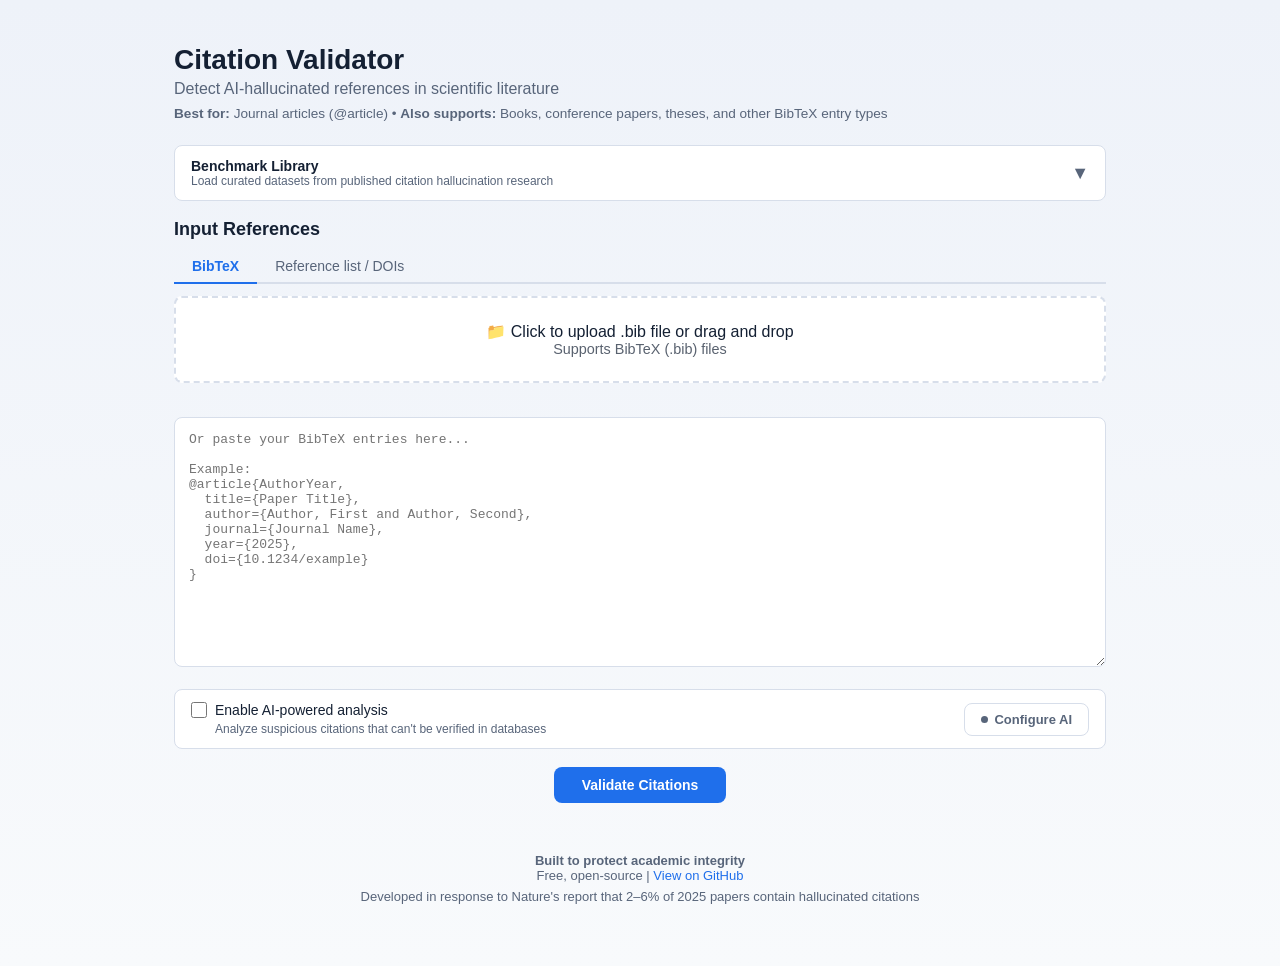
<file: web/citation-validator.html>
<!DOCTYPE html>
<html lang="en">
<head>
    <meta charset="UTF-8">
    <meta name="viewport" content="width=device-width, initial-scale=1.0">
    <title>Citation Validator - Detect AI-Hallucinated References</title>
    <style>
        :root {
            --bg: #f5f7fb;
            --card: #ffffff;
            --text: #142033;
            --muted: #58657a;
            --line: #d7deea;
            --primary: #1f6feb;
            --valid: #138a42;
            --warning: #8a5b00;
            --suspicious: #be2f2f;
            --invalid: #be2f2f;
        }
        
        * {
            margin: 0;
            padding: 0;
            box-sizing: border-box;
        }
        
        body {
            font-family: "Segoe UI", Tahoma, Geneva, Verdana, sans-serif;
            background: linear-gradient(180deg, #eef2f9 0%, #f8fafc 100%);
            color: var(--text);
            min-height: 100vh;
            padding: 20px;
        }
        
        .container {
            max-width: 980px;
            margin: 0 auto;
            padding: 24px;
        }
        
        header {
            margin-bottom: 24px;
        }
        
        header h1 {
            font-size: 28px;
            margin-bottom: 4px;
            color: var(--text);
        }
        
        header p {
            color: var(--muted);
            font-size: 1em;
        }
        
        .nature-badge {
            display: inline-block;
            background: var(--card);
            border: 1px solid var(--line);
            padding: 4px 12px;
            border-radius: 6px;
            margin-top: 8px;
            font-size: 0.85em;
            color: var(--muted);
        }
        
        .section {
            margin-bottom: 18px;
        }
        
        .section h2 {
            color: var(--text);
            margin-bottom: 10px;
            font-size: 18px;
        }
        
        textarea {
            width: 100%;
            min-height: 250px;
            padding: 14px;
            border: 1px solid var(--line);
            border-radius: 8px;
            font-family: 'Courier New', monospace;
            font-size: 13px;
            resize: vertical;
            transition: border-color 0.2s;
            background: var(--card);
        }
        
        textarea:focus {
            outline: none;
            border-color: var(--primary);
        }

        .input-tabs {
            display: flex;
            gap: 0;
            border-bottom: 2px solid var(--line);
            margin-bottom: 12px;
        }
        .input-tab-btn {
            padding: 8px 18px;
            border: none;
            background: none;
            cursor: pointer;
            font-size: 14px;
            color: var(--muted);
            border-bottom: 2px solid transparent;
            margin-bottom: -2px;
            transition: color 0.15s, border-color 0.15s;
        }
        .input-tab-btn.active {
            color: var(--primary);
            border-bottom-color: var(--primary);
            font-weight: 600;
        }
        .input-tab-btn:hover:not(.active) { color: var(--text); }
        .doi-status {
            font-size: 13px;
            color: var(--muted);
            margin-top: 6px;
            min-height: 18px;
        }

        .file-upload {
            border: 2px dashed var(--line);
            border-radius: 8px;
            padding: 24px;
            text-align: center;
            cursor: pointer;
            transition: all 0.2s;
            margin-bottom: 14px;
            background: var(--card);
        }
        
        .file-upload:hover {
            border-color: var(--primary);
            background: #f0f4ff;
        }
        
        .file-upload input {
            display: none;
        }

        .file-status {
            margin: -6px 0 10px;
            font-size: 12px;
            color: var(--muted);
            min-height: 16px;
        }
        
        .button {
            background: var(--primary);
            color: white;
            border: none;
            padding: 10px 28px;
            border-radius: 8px;
            font-size: 14px;
            font-weight: 600;
            cursor: pointer;
            transition: background 0.2s;
        }
        
        .button:hover {
            background: #1a5cc7;
        }
        
        .button:active {
            background: #174ea6;
        }
        
        .button:disabled {
            opacity: 0.5;
            cursor: not-allowed;
        }
        
        /* AI Settings Button */
        .ai-settings-btn {
            font-size: 13px;
            font-weight: 600;
            padding: 8px 16px;
            border: 1px solid var(--line);
            border-radius: 8px;
            background: var(--card);
            color: var(--muted);
            cursor: pointer;
            transition: all 0.2s;
            display: inline-flex;
            align-items: center;
            gap: 6px;
        }
        
        .ai-settings-btn:hover {
            border-color: var(--primary);
            color: var(--primary);
        }
        
        .ai-settings-btn.ai-active {
            border-color: var(--valid);
            color: var(--valid);
            background: rgba(19,138,66,0.04);
        }
        
        .ai-dot {
            width: 7px;
            height: 7px;
            border-radius: 50%;
            background: currentColor;
            display: inline-block;
        }
        
        /* AI Settings Modal */
        .ai-modal-overlay {
            display: none;
            position: fixed;
            inset: 0;
            background: rgba(0,0,0,0.65);
            z-index: 1000;
            align-items: center;
            justify-content: center;
        }
        
        .ai-modal-overlay.open {
            display: flex;
        }
        
        .ai-modal {
            background: #1e2738;
            border: 1px solid rgba(212,168,67,0.2);
            border-radius: 16px;
            padding: 32px;
            width: 600px;
            max-width: calc(100vw - 40px);
            box-shadow: 0 24px 64px rgba(0,0,0,0.6);
            animation: modalSlideIn 0.3s ease;
        }
        
        @keyframes modalSlideIn {
            from {
                opacity: 0;
                transform: translateY(-20px);
            }
            to {
                opacity: 1;
                transform: translateY(0);
            }
        }
        
        .ai-modal h2 {
            font-family: 'Crimson Pro', serif;
            font-weight: 400;
            color: #e8dcc8;
            font-size: 1.8em;
            margin-bottom: 24px;
        }
        
        .ai-provider-cards {
            display: grid;
            grid-template-columns: repeat(2, 1fr);
            gap: 12px;
            margin-bottom: 24px;
        }
        
        .ai-provider-card {
            background: rgba(255,255,255,0.04);
            border: 2px solid rgba(255,255,255,0.08);
            border-radius: 12px;
            padding: 16px;
            cursor: pointer;
            transition: all 0.2s;
        }
        
        .ai-provider-card:hover {
            background: rgba(255,255,255,0.07);
            border-color: rgba(212,168,67,0.3);
            transform: translateY(-2px);
        }
        
        .ai-provider-card.selected {
            border-color: #d4a843;
            background: rgba(212,168,67,0.1);
        }
        
        .ai-card-title {
            font-family: 'DM Sans', sans-serif;
            font-weight: 600;
            font-size: 0.95em;
            color: #e8dcc8;
            margin-bottom: 6px;
        }
        
        .ai-card-desc {
            font-family: 'DM Sans', sans-serif;
            font-size: 0.8em;
            color: #8a8a7a;
            line-height: 1.5;
        }
        
        .ai-card-badge {
            font-family: 'DM Sans', sans-serif;
            font-size: 0.7em;
            font-weight: 600;
            letter-spacing: 0.05em;
            text-transform: uppercase;
            display: inline-block;
            padding: 4px 10px;
            border-radius: 4px;
            margin-top: 10px;
        }
        
        .ai-badge-paid {
            background: rgba(122,59,16,0.35);
            color: #d4956a;
        }
        
        .ai-badge-free {
            background: rgba(40,120,60,0.35);
            color: #7ec88a;
        }
        
        .ai-key-section {
            margin-bottom: 24px;
            display: none;
        }
        
        .ai-key-section input {
            width: 100%;
            padding: 12px 14px;
            background: rgba(255,255,255,0.06);
            border: 2px solid rgba(212,168,67,0.2);
            border-radius: 8px;
            color: #e8dcc8;
            font-family: 'Courier New', monospace;
            font-size: 0.9em;
            outline: none;
            margin-bottom: 8px;
        }
        
        .ai-key-section input:focus {
            border-color: rgba(212,168,67,0.5);
        }
        
        .ai-key-hint {
            font-family: 'DM Sans', sans-serif;
            font-size: 0.8em;
            color: #6a6a5a;
            line-height: 1.6;
        }
        
        .ai-key-hint a {
            color: #d4a843;
            text-decoration: none;
        }
        
        .ai-key-hint a:hover {
            text-decoration: underline;
        }
        
        .ai-modal-actions {
            display: flex;
            gap: 12px;
        }
        
        .ai-modal-actions button {
            font-family: 'DM Sans', sans-serif;
            font-size: 0.9em;
            font-weight: 500;
            padding: 12px 24px;
            border-radius: 8px;
            border: none;
            cursor: pointer;
            transition: all 0.2s;
        }
        
        .am-save {
            background: #d4a843;
            color: #1e2738;
            flex: 1;
        }
        
        .am-save:hover {
            background: #e0b84e;
            transform: translateY(-1px);
        }
        
        .am-cancel {
            background: rgba(255,255,255,0.08);
            color: #9a9083;
        }
        
        .am-cancel:hover {
            background: rgba(255,255,255,0.14);
        }
        
        #results {
            margin-top: 18px;
            display: none;
        }
        
        .stats {
            display: flex;
            gap: 12px;
            margin-bottom: 18px;
        }
        
        .stat-card {
            flex: 1;
            background: var(--card);
            border: 1px solid var(--line);
            padding: 14px;
            border-radius: 8px;
            text-align: center;
        }
        
        .stat-card.valid {
            border-left: 3px solid var(--valid);
        }
        
        .stat-card.warning {
            border-left: 3px solid #c09000;
        }
        
        .stat-card.suspicious {
            border-left: 3px solid #d46a00;
        }
        
        .stat-card.invalid {
            border-left: 3px solid var(--invalid);
        }
        
        .stat-value {
            font-size: 2em;
            font-weight: bold;
            margin-bottom: 2px;
            color: var(--text);
        }
        
        .stat-label {
            font-size: 13px;
            color: var(--muted);
        }
        
        .citation-item {
            background: var(--card);
            border: 1px solid var(--line);
            border-left: 3px solid var(--line);
            padding: 14px 16px;
            margin-bottom: 10px;
            border-radius: 8px;
            box-shadow: 0 1px 4px rgba(20,32,51,0.04);
        }
        
        .citation-item.valid {
            border-left-color: var(--valid);
        }
        
        .citation-item.warning {
            border-left-color: #c09000;
        }
        
        .citation-item.suspicious {
            border-left-color: #d46a00;
        }
        
        .citation-item.invalid {
            border-left-color: var(--invalid);
        }
        
        .citation-key {
            font-weight: 600;
            font-size: 15px;
            margin-bottom: 6px;
            color: var(--text);
        }
        
        .citation-status {
            display: inline-block;
            padding: 2px 8px;
            border-radius: 4px;
            font-size: 11px;
            font-weight: 600;
            text-transform: uppercase;
            letter-spacing: 0.03em;
            margin-left: 8px;
        }
        
        .citation-status.valid {
            background: rgba(19,138,66,0.1);
            color: var(--valid);
        }
        
        .citation-status.warning {
            background: rgba(138,91,0,0.1);
            color: var(--warning);
        }
        
        .citation-status.suspicious {
            background: rgba(190,47,47,0.1);
            color: var(--suspicious);
        }
        
        .citation-status.invalid {
            background: rgba(190,47,47,0.12);
            color: var(--invalid);
        }
        
        .issue-list {
            margin-top: 8px;
        }
        
        .issue-item {
            padding: 3px 0;
            font-size: 13px;
            color: var(--muted);
        }
        
        .issue-item.error {
            color: var(--invalid);
        }
        
        .issue-item.warning {
            color: var(--warning);
        }
        
        .ai-analysis {
            background: rgba(31,111,235,0.04);
            border: 1px solid rgba(31,111,235,0.15);
            padding: 10px 12px;
            border-radius: 6px;
            margin-top: 8px;
            font-size: 13px;
        }
        
        .ai-analysis strong {
            color: var(--primary);
        }
        
        #loading {
            display: none;
            text-align: center;
            padding: 30px;
        }
        
        .spinner {
            border: 3px solid var(--line);
            border-top: 3px solid var(--primary);
            border-radius: 50%;
            width: 36px;
            height: 36px;
            animation: spin 1s linear infinite;
            margin: 0 auto 14px;
        }
        
        @keyframes spin {
            0% { transform: rotate(0deg); }
            100% { transform: rotate(360deg); }
        }
        
        .export-buttons {
            margin-top: 14px;
            display: flex;
            gap: 8px;
        }
        
        .export-buttons button {
            flex: 1;
            background: var(--card);
            color: var(--primary);
            border: 1px solid var(--primary);
            font-size: 13px;
            padding: 8px 14px;
        }
        
        .export-buttons button:hover {
            background: rgba(31,111,235,0.05);
        }
        
        /* ═══════════════════════════════════════════════════════════════════ */
        /* BENCHMARK LIBRARY                                                 */
        /* ═══════════════════════════════════════════════════════════════════ */

        .bench-toggle {
            display: flex;
            align-items: center;
            justify-content: space-between;
            padding: 12px 16px;
            background: var(--card);
            border: 1px solid var(--line);
            border-radius: 8px;
            cursor: pointer;
            transition: border-color 0.2s;
            user-select: none;
        }

        .bench-toggle:hover { border-color: var(--primary); }

        .bench-toggle .bench-label {
            font-weight: 600;
            font-size: 14px;
        }

        .bench-toggle .bench-hint {
            font-size: 12px;
            color: var(--muted);
        }

        .bench-toggle .bench-arrow {
            font-size: 18px;
            transition: transform 0.2s;
            color: var(--muted);
        }

        .bench-toggle.open .bench-arrow { transform: rotate(180deg); }

        .bench-panel {
            display: none;
            border: 1px solid var(--line);
            border-top: none;
            border-radius: 0 0 8px 8px;
            background: var(--card);
            padding: 16px;
        }

        .bench-panel.open { display: block; }

        .bench-filters {
            display: flex;
            gap: 6px;
            flex-wrap: wrap;
            margin-bottom: 12px;
        }

        .bench-chip {
            font-size: 12px;
            padding: 4px 10px;
            border-radius: 12px;
            border: 1px solid var(--line);
            background: var(--card);
            cursor: pointer;
            transition: all 0.15s;
        }

        .bench-chip:hover { border-color: var(--primary); }

        .bench-chip.active {
            background: var(--primary);
            color: white;
            border-color: var(--primary);
        }

        .bench-datasets {
            display: flex;
            flex-direction: column;
            gap: 8px;
            max-height: 360px;
            overflow-y: auto;
        }

        .bench-card {
            display: flex;
            align-items: flex-start;
            gap: 10px;
            padding: 10px 12px;
            border: 1px solid var(--line);
            border-radius: 8px;
            transition: border-color 0.15s;
        }

        .bench-card:hover { border-color: var(--primary); }

        .bench-card.pending { opacity: 0.55; }

        .bench-card input[type="checkbox"] {
            margin-top: 3px;
            width: 16px;
            height: 16px;
            cursor: pointer;
            flex-shrink: 0;
        }

        .bench-card-body { flex: 1; min-width: 0; }

        .bench-card-title {
            font-weight: 600;
            font-size: 13px;
        }

        .bench-card-meta {
            font-size: 12px;
            color: var(--muted);
            margin-top: 2px;
        }

        .bench-card-desc {
            font-size: 12px;
            color: var(--muted);
            margin-top: 4px;
        }

        .bench-card-tags {
            display: flex;
            gap: 4px;
            flex-wrap: wrap;
            margin-top: 6px;
        }

        .bench-tag {
            font-size: 10px;
            padding: 1px 6px;
            border-radius: 4px;
            background: #eef2f9;
            color: var(--muted);
        }

        .bench-tag.tag-fake { background: #fde8e8; color: #be2f2f; }
        .bench-tag.tag-real { background: #e6f4ea; color: #138a42; }
        .bench-tag.tag-pending { background: #fff3e0; color: #8a5b00; }

        .bench-actions {
            display: flex;
            gap: 8px;
            margin-top: 12px;
            align-items: center;
        }

        .bench-actions .button { font-size: 13px; padding: 8px 20px; }

        .bench-selection-info {
            font-size: 12px;
            color: var(--muted);
        }

        /* ═══════════════════════════════════════════════════════════════════ */
        /* ACCURACY DASHBOARD                                                */
        /* ═══════════════════════════════════════════════════════════════════ */

        .accuracy-dashboard {
            display: none;
            margin-top: 18px;
            padding: 16px;
            background: var(--card);
            border: 1px solid var(--line);
            border-radius: 8px;
        }

        .accuracy-dashboard.open { display: block; }

        .accuracy-dashboard h3 {
            font-size: 16px;
            margin-bottom: 12px;
        }

        .confusion-matrix {
            display: grid;
            grid-template-columns: auto 1fr 1fr;
            grid-template-rows: auto 1fr 1fr;
            gap: 2px;
            max-width: 360px;
            margin: 0 auto 16px;
            font-size: 13px;
            text-align: center;
        }

        .cm-corner { background: transparent; }

        .cm-header {
            padding: 6px 10px;
            font-weight: 600;
            background: #eef2f9;
            border-radius: 4px;
        }

        .cm-cell {
            padding: 12px 10px;
            border-radius: 4px;
            font-weight: 600;
            font-size: 18px;
        }

        .cm-cell small {
            display: block;
            font-weight: 400;
            font-size: 11px;
            color: var(--muted);
            margin-top: 2px;
        }

        .cm-tp { background: #e6f4ea; color: #138a42; }
        .cm-fp { background: #fde8e8; color: #be2f2f; }
        .cm-fn { background: #fde8e8; color: #be2f2f; }
        .cm-tn { background: #e6f4ea; color: #138a42; }

        .accuracy-metrics {
            display: grid;
            grid-template-columns: repeat(auto-fit, minmax(130px, 1fr));
            gap: 10px;
            margin-top: 12px;
        }

        .acc-metric {
            text-align: center;
            padding: 10px;
            border: 1px solid var(--line);
            border-radius: 8px;
        }

        .acc-metric .acc-value {
            font-size: 22px;
            font-weight: 700;
        }

        .acc-metric .acc-label {
            font-size: 11px;
            color: var(--muted);
            margin-top: 2px;
        }

        .acc-value.good { color: #138a42; }
        .acc-value.ok { color: #8a5b00; }
        .acc-value.bad { color: #be2f2f; }

        footer {
            margin-top: 32px;
            padding: 18px;
            text-align: center;
            color: var(--muted);
            font-size: 13px;
        }
        
        footer a {
            color: var(--primary);
            text-decoration: none;
        }
        
        footer a:hover {
            text-decoration: underline;
        }
    </style>
</head>
<body>
    <div class="container">
        <header>
            <h1>Citation Validator</h1>
            <p>Detect AI-hallucinated references in scientific literature</p>
            <p style="font-size: 0.85em; color: var(--muted); margin-top: 8px;">
                <strong>Best for:</strong> Journal articles (@article) • <strong>Also supports:</strong> Books, conference papers, theses, and other BibTeX entry types
            </p>
        </header>
        
        <div class="main-content">
            <!-- ══════════ BENCHMARK LIBRARY ══════════ -->
            <div class="section">
                <div class="bench-toggle" id="benchToggle" onclick="toggleBenchPanel()">
                    <div>
                        <div class="bench-label">Benchmark Library</div>
                        <div class="bench-hint">Load curated datasets from published citation hallucination research</div>
                    </div>
                    <span class="bench-arrow">&#9660;</span>
                </div>
                <div class="bench-panel" id="benchPanel">
                    <div class="bench-filters" id="benchFilters"></div>
                    <div class="bench-datasets" id="benchDatasets"></div>
                    <div class="bench-actions">
                        <button class="button" onclick="loadSelectedDatasets()">Load Selected</button>
                        <span class="bench-selection-info" id="benchSelectionInfo">No datasets selected</span>
                    </div>
                </div>
            </div>

            <div class="section">
                <h2>Input References</h2>

                <div class="input-tabs">
                    <button class="input-tab-btn active" id="tabBibtex" onclick="switchInputTab('bibtex')">BibTeX</button>
                    <button class="input-tab-btn" id="tabDoi" onclick="switchInputTab('doi')">Reference list / DOIs</button>
                </div>

                <div id="panelBibtex">
                    <div class="file-upload" id="fileUpload">
                        <input type="file" id="fileInput" accept=".bib,.txt">
                        <p>📁 Click to upload .bib file or drag and drop</p>
                        <p style="font-size: 0.9em; opacity: 0.7;">Supports BibTeX (.bib) files</p>
                    </div>
                    <p class="file-status" id="fileStatus"></p>
                    <textarea id="bibInput" placeholder="Or paste your BibTeX entries here...

Example:
@article{AuthorYear,
  title={Paper Title},
  author={Author, First and Author, Second},
  journal={Journal Name},
  year={2025},
  doi={10.1234/example}
}"></textarea>
                </div>

                <div id="panelDoi" style="display:none;">
                    <textarea id="doiInput" placeholder="Paste DOIs or a reference list here — one reference per line.
DOIs are extracted automatically; everything else is ignored.

Examples accepted:
  10.1080/26939169.2024.2394534
  https://doi.org/10.5038/1936-4660.4.2.8
  Bates et al. (2025). Cultivating critical thinking... doi:10.1080/26939169.2024.2394534
  Full APA or MLA references — any line containing a DOI works."></textarea>
                    <p class="doi-status" id="doiStatus"></p>
                </div>
            </div>

            <div class="section" style="display: flex; align-items: center; justify-content: space-between; padding: 12px 16px; background: var(--card); border: 1px solid var(--line); border-radius: 8px;">
                <div>
                    <label style="display: flex; align-items: center; gap: 8px; cursor: pointer; font-size: 14px;">
                        <input type="checkbox" id="useAI" style="width: 16px; height: 16px; cursor: pointer;">
                        <span>Enable AI-powered analysis</span>
                    </label>
                    <p style="font-size: 12px; color: var(--muted); margin-top: 4px; margin-left: 24px;">
                        Analyze suspicious citations that can't be verified in databases
                    </p>
                </div>
                <button class="ai-settings-btn" id="aiBtn" onclick="openAIModal()">
                    <span class="ai-dot"></span>
                    <span id="aiBtnLabel">Configure AI</span>
                </button>
            </div>
            
            <div class="section" style="text-align: center;">
                <button class="button" onclick="validateCitations()">
                    Validate Citations
                </button>
            </div>
            
            <div id="loading">
                <div class="spinner"></div>
                <p id="loadingMessage">Validating citations... This may take a moment.</p>
            </div>
            
            <div id="results">
                <div class="section">
                    <h2>Results</h2>
                    
                    <div class="stats" id="stats"></div>
                    
                    <div class="citation-list" id="citationList"></div>
                    
                    <div class="export-buttons">
                        <button class="button" onclick="exportHTML()">Export HTML</button>
                        <button class="button" onclick="exportJSON()">Export JSON</button>
                        <button class="button" onclick="exportCSV()">Export CSV</button>
                    </div>

                    <!-- Accuracy Dashboard (shown when ground truth is available) -->
                    <div class="accuracy-dashboard" id="accuracyDashboard">
                        <h3>Accuracy vs. Ground Truth</h3>
                        <div id="confusionMatrix"></div>
                        <div class="accuracy-metrics" id="accuracyMetrics"></div>
                    </div>
                </div>
            </div>
        </div>
        
        <footer>
            <p><strong>Built to protect academic integrity</strong></p>
            <p>Free, open-source | <a href="https://github.com/OhioMathTeacher/Ohio-Journal-of-School-Mathematics" target="_blank">View on GitHub</a></p>
            <p style="margin-top: 6px;">
                Developed in response to Nature's report that 2–6% of 2025 papers contain hallucinated citations
            </p>
        </footer>
    </div>
    
    <!-- AI Settings Modal -->
    <div class="ai-modal-overlay" id="aiModalOverlay" onclick="if(event.target===this)closeAIModal()">
        <div class="ai-modal">
            <h2>AI Provider Settings</h2>
            
            <div class="ai-provider-cards">
                <div class="ai-provider-card" id="card-anthropic" onclick="selectProvider('anthropic')">
                    <div class="ai-card-title">Anthropic Claude</div>
                    <div class="ai-card-desc">Claude Sonnet 4 — Most powerful for nuanced analysis</div>
                    <div class="ai-card-badge ai-badge-paid">Paid Key</div>
                </div>
                
                <div class="ai-provider-card" id="card-gemini" onclick="selectProvider('gemini')">
                    <div class="ai-card-title">Google Gemini</div>
                    <div class="ai-card-desc">Gemini 2.5 Flash — Free tier (use personal Gmail)</div>
                    <div class="ai-card-badge ai-badge-free">Free</div>
                </div>
                
                <div class="ai-provider-card" id="card-groq" onclick="selectProvider('groq')">
                    <div class="ai-card-title">Groq (Llama 3.3)</div>
                    <div class="ai-card-desc">Fast & free — No Google account needed</div>
                    <div class="ai-card-badge ai-badge-free">Free</div>
                </div>
                
                <div class="ai-provider-card" id="card-openai" onclick="selectProvider('openai')">
                    <div class="ai-card-title">OpenAI GPT-4</div>
                    <div class="ai-card-desc">GPT-4o — Fast, accurate, widely used</div>
                    <div class="ai-card-badge ai-badge-paid">Paid Key</div>
                </div>
            </div>
            
            <div class="ai-key-section" id="aiKeySection">
                <input type="password" id="aiKeyInput" placeholder="Paste your API key here…" 
                       autocomplete="off" spellcheck="false"
                       onkeydown="if(event.key==='Enter')saveAISettings();if(event.key==='Escape')closeAIModal()">
                <div class="ai-key-hint" id="aiKeyHint">
                    🔒 Stored only in your browser • Never sent to our server • Never in source code
                </div>
            </div>
            
            <div class="ai-modal-actions">
                <button class="am-save" onclick="saveAISettings()">Save</button>
                <button class="am-cancel" onclick="closeAIModal()">Cancel</button>
            </div>
        </div>
    </div>
    
    <script>
        // ═══════════════════════════════════════════════════════════════════════════
        // BIBTEX PARSER
        // ═══════════════════════════════════════════════════════════════════════════
        
        function parseBibTeX(bibtexString) {
            const entries = [];
            const rawEntries = splitBibTeXEntries(bibtexString);

            rawEntries.forEach(rawEntry => {
                const headerMatch = rawEntry.match(/^@(\w+)\s*\{\s*([^,]+)\s*,/s);
                if (!headerMatch) return;

                const type = headerMatch[1];
                const key = headerMatch[2].trim();
                const fieldsString = rawEntry.slice(headerMatch[0].length, -1);
                const fields = parseBibTeXFields(fieldsString);

                entries.push({ type, key, fields });
            });

            return entries;
        }

        function splitBibTeXEntries(bibtexString) {
            const entries = [];
            let i = 0;

            while (i < bibtexString.length) {
                const atIndex = bibtexString.indexOf('@', i);
                if (atIndex === -1) break;

                const openBraceIndex = bibtexString.indexOf('{', atIndex);
                if (openBraceIndex === -1) break;

                let depth = 0;
                let endIndex = -1;

                for (let j = openBraceIndex; j < bibtexString.length; j++) {
                    const ch = bibtexString[j];
                    if (ch === '{') depth++;
                    if (ch === '}') {
                        depth--;
                        if (depth === 0) {
                            endIndex = j;
                            break;
                        }
                    }
                }

                if (endIndex === -1) break;
                entries.push(bibtexString.slice(atIndex, endIndex + 1));
                i = endIndex + 1;
            }

            return entries;
        }

        function parseBibTeXFields(fieldsString) {
            const fields = {};
            let i = 0;

            function skipDelimiters() {
                while (i < fieldsString.length && /[\s,]/.test(fieldsString[i])) i++;
            }

            while (i < fieldsString.length) {
                skipDelimiters();
                if (i >= fieldsString.length) break;

                const keyMatch = fieldsString.slice(i).match(/^([a-zA-Z][\w-]*)\s*=/);
                if (!keyMatch) {
                    i++;
                    continue;
                }

                const fieldName = keyMatch[1].toLowerCase();
                i += keyMatch[0].length;

                while (i < fieldsString.length && /\s/.test(fieldsString[i])) i++;
                if (i >= fieldsString.length) break;

                let value = '';

                if (fieldsString[i] === '{') {
                    i++;
                    let depth = 1;
                    const start = i;
                    while (i < fieldsString.length && depth > 0) {
                        if (fieldsString[i] === '{') depth++;
                        else if (fieldsString[i] === '}') depth--;
                        i++;
                    }
                    value = fieldsString.slice(start, i - 1).trim();
                } else if (fieldsString[i] === '"') {
                    i++;
                    const start = i;
                    while (i < fieldsString.length) {
                        if (fieldsString[i] === '"' && fieldsString[i - 1] !== '\\') break;
                        i++;
                    }
                    value = fieldsString.slice(start, i).trim();
                    i++;
                } else {
                    const start = i;
                    while (i < fieldsString.length && fieldsString[i] !== ',') i++;
                    value = fieldsString.slice(start, i).trim();
                }

                fields[fieldName] = value;
            }

            return fields;
        }
        
        // ═══════════════════════════════════════════════════════════════════════════
        // NOTE: Client-side API validation functions were removed during code review.
        // All validation is handled server-side by citation_validator.py via /validate.
        // See git history for the original client-side implementation.
        // ═══════════════════════════════════════════════════════════════════════════

        
        // ═══════════════════════════════════════════════════════════════════════════
        // AI PROVIDER MANAGEMENT
        // ═══════════════════════════════════════════════════════════════════════════
        
        const PROVIDER_KEY = 'cv_provider';
        const ANTHROPIC_KEY = 'cv_anthropic_key';
        const GEMINI_KEY = 'cv_gemini_key';
        const GROQ_KEY = 'cv_groq_key';
        const OPENAI_KEY = 'cv_openai_key';
        
        let _modalProvider = '';
        let validationRunMeta = null;

        function getProviderModelLabel(provider) {
            if (provider === 'gemini') return 'Gemini 2.5 Flash';
            if (provider === 'groq') return 'Groq Llama 3.3 70B';
            if (provider === 'openai') return 'OpenAI GPT-4o';
            if (provider === 'anthropic') return 'Anthropic Claude Sonnet 4';
            return 'None';
        }

        function formatDuration(seconds) {
            const mins = Math.floor(seconds / 60);
            const secs = Math.max(1, Math.round(seconds % 60));
            if (mins <= 0) return `~${secs}s`;
            return `~${mins}m ${secs}s`;
        }

        function estimateValidationSeconds(citationCount, useAI, provider) {
            // Deterministic validation dominates at scale; AI is applied only to flagged citations.
            const deterministicPerCitation = 0.22;
            const estimatedAiFraction = 0.18;
            const aiPerCitation = {
                gemini: 1.8,
                groq: 1.1,
                openai: 1.3,
                anthropic: 1.6
            };

            let total = citationCount * deterministicPerCitation;
            if (useAI) {
                total += citationCount * estimatedAiFraction * (aiPerCitation[provider] || 1.4);
            }
            return total;
        }

        function preflightValidationRequest(citationCount, useAI, provider) {
            // Hard stop for extreme requests in browser mode.
            const hardMaxBrowserCitations = 5000;
            if (citationCount > hardMaxBrowserCitations) {
                alert(`This request has ${citationCount} citations. For very large jobs, use the Python batch runner instead of the browser app.`);
                return false;
            }

            if (!useAI) return true;

            const softLimits = {
                gemini: 250,
                groq: 300,
                anthropic: 800,
                openai: 1000
            };
            const limit = softLimits[provider] || 300;
            const eta = formatDuration(estimateValidationSeconds(citationCount, true, provider));
            const model = getProviderModelLabel(provider);

            if (citationCount > limit) {
                const proceed = confirm(
                    `Large AI request: ${citationCount} citations with ${model}.\n\n`
                    + `Estimated runtime: ${eta}.\n`
                    + `Free-tier models may rate-limit or fail on long runs.\n\n`
                    + `Click OK to continue, or Cancel to run deterministic validation only.`
                );
                return proceed;
            }

            return true;
        }

        function updateLoadingMessage(text) {
            const el = document.getElementById('loadingMessage');
            if (el) el.textContent = text;
        }
        let validationResults = null;
        
        function getProvider() {
            return localStorage.getItem(PROVIDER_KEY) || '';
        }
        
        function getStoredKey(provider) {
            if (provider === 'anthropic') return localStorage.getItem(ANTHROPIC_KEY) || '';
            if (provider === 'gemini') return localStorage.getItem(GEMINI_KEY) || '';
            if (provider === 'groq') return localStorage.getItem(GROQ_KEY) || '';
            if (provider === 'openai') return localStorage.getItem(OPENAI_KEY) || '';
            return '';
        }
        
        function updateAIBtn() {
            const btn = document.getElementById('aiBtn');
            const label = document.getElementById('aiBtnLabel');
            const p = getProvider();
            
            if (p === 'anthropic' && getStoredKey('anthropic')) {
                btn.classList.add('ai-active');
                label.textContent = 'AI: Claude ✓';
            } else if (p === 'gemini' && getStoredKey('gemini')) {
                btn.classList.add('ai-active');
                label.textContent = 'AI: Gemini ✓';
            } else if (p === 'groq' && getStoredKey('groq')) {
                btn.classList.add('ai-active');
                label.textContent = 'AI: Groq ✓';
            } else if (p === 'openai' && getStoredKey('openai')) {
                btn.classList.add('ai-active');
                label.textContent = 'AI: OpenAI ✓';
            } else {
                btn.classList.remove('ai-active');
                label.textContent = 'Configure AI';
            }
        }
        
        function openAIModal() {
            _modalProvider = getProvider() || 'groq';
            _refreshModalCards();
            _refreshKeySection();
            document.getElementById('aiModalOverlay').classList.add('open');
            setTimeout(() => document.getElementById('aiKeyInput').focus(), 100);
        }
        
        function closeAIModal() {
            document.getElementById('aiModalOverlay').classList.remove('open');
        }
        
        function selectProvider(p) {
            _modalProvider = p;
            _refreshModalCards();
            _refreshKeySection();
            setTimeout(() => document.getElementById('aiKeyInput').focus(), 50);
        }
        
        function _refreshModalCards() {
            ['anthropic', 'gemini', 'groq', 'openai'].forEach(p => {
                document.getElementById('card-' + p).classList.toggle('selected', p === _modalProvider);
            });
        }
        
        function _refreshKeySection() {
            const section = document.getElementById('aiKeySection');
            const input = document.getElementById('aiKeyInput');
            const hint = document.getElementById('aiKeyHint');
            
            section.style.display = 'block';
            const stored = getStoredKey(_modalProvider);
            input.value = stored ? '••••••••••••••••' : '';
            
            if (_modalProvider === 'anthropic') {
                input.placeholder = 'sk-ant-…';
                hint.innerHTML = '🔒 Stored only in your browser • Never shared • Get key at <a href="https://console.anthropic.com" target="_blank">console.anthropic.com</a>';
            } else if (_modalProvider === 'gemini') {
                input.placeholder = 'AIza…';
                hint.innerHTML = '🔒 Get free key at <a href="https://aistudio.google.com/app/apikey" target="_blank">aistudio.google.com</a> — <strong style="color:#d4a843">use personal Gmail, not school account</strong>';
            } else if (_modalProvider === 'groq') {
                input.placeholder = 'gsk_…';
                hint.innerHTML = '🔒 Get free key at <a href="https://console.groq.com/keys" target="_blank">console.groq.com</a> — any email works, no Google account needed';
            } else if (_modalProvider === 'openai') {
                input.placeholder = 'sk-…';
                hint.innerHTML = '🔒 Get key at <a href="https://platform.openai.com/api-keys" target="_blank">platform.openai.com</a> — Stored only in your browser';
            }
        }
        
        function saveAISettings() {
            const val = document.getElementById('aiKeyInput').value.trim();
            localStorage.setItem(PROVIDER_KEY, _modalProvider);
            
            if (val && !val.startsWith('•')) {
                const storageKey = _modalProvider === 'anthropic' ? ANTHROPIC_KEY
                                 : _modalProvider === 'gemini' ? GEMINI_KEY
                                 : _modalProvider === 'groq' ? GROQ_KEY
                                 : OPENAI_KEY;
                localStorage.setItem(storageKey, val);
            }
            
            closeAIModal();
            updateAIBtn();
        }
        
        // ═══════════════════════════════════════════════════════════════════════════
        // AI ANALYSIS
        // ═══════════════════════════════════════════════════════════════════════════
        
        async function analyzeWithAI(citation, provider, apiKey) {
            try {
                const suspicionReasons = [
                    ...(citation.issues || []),
                    ...(citation.warnings || [])
                ].join('; ');

                const fields = citation.fields || {};
                const fieldLines = Object.entries(fields)
                    .filter(([k,v]) => v && v.trim())
                    .map(([k,v]) => `  ${k}: ${v}`)
                    .join('\n');

                // Tell the AI what our database checks actually found
                const dbStatus = citation.status || 'unknown';
                const metaFound = citation.metadata ? 'Yes' : 'No';
                const metaTitle = citation.metadata?.title || '(none)';
                const metaSource = citation.metadata?.source || 'CrossRef/OpenAlex';

                const prompt = `Analyze this academic citation and determine if it is REAL or FABRICATED.

BibTeX fields:
${fieldLines || '  (very sparse - only key and type available)'}

DATABASE VERIFICATION RESULTS:
  Status: ${dbStatus}
  Metadata found in databases: ${metaFound}
  ${metaFound === 'Yes' ? `Database title: ${metaTitle}\n  Source: ${metaSource}` : '  Checked: CrossRef, OpenAlex, Semantic Scholar — not found in any.'}

Our automated checks found these notes:
${suspicionReasons || '(none)'}

IMPORTANT INSTRUCTIONS:
- If our database checks found the paper (status=valid), it IS real. Confirm it.
- If the DOI resolved but there's a year mismatch of 1-2 years, that's normal (online vs print publication dates).
- If status=invalid because a DOI didn't resolve, that IS suspicious — real papers have working DOIs.
- If status=warning because we couldn't find it in databases, that does NOT automatically mean it's fake. Very new papers (2026), old papers (pre-2000), or niche journals may not be indexed yet.
- HOWEVER: If a citation has NO DOI and was NOT found in ANY database (CrossRef, OpenAlex, Semantic Scholar), treat that as a significant red flag. Most real published papers appear in at least one database. Increase your suspicion.
- "Not found" in one database means UNVERIFIABLE. "Not found" in ALL databases means LIKELY FABRICATED unless the paper is very new, very old, or from a non-English journal.
- When in doubt between "unable to verify" and "likely hallucinated": if zero databases matched, lean toward suspicious. If at least one partial match exists, lean toward legitimate.

Respond with JSON only:
{"is_suspicious": true/false, "confidence": 0-100, "reason": "brief explanation"}`;

                // Call Flask proxy server to bypass CORS
                const res = await fetch('/analyze', {
                    method: 'POST',
                    headers: { 'Content-Type': 'application/json' },
                    body: JSON.stringify({
                        provider: provider,
                        apiKey: apiKey,
                        prompt: prompt
                    })
                });
                
                if (!res.ok) {
                    const errBody = await res.text();
                    console.error(`Proxy server error (${res.status}):`, errBody);
                    return null;
                }
                
                const data = await res.json();
                console.log(`${provider} response:`, data);
                return data;
                
            } catch (error) {
                console.error('AI analysis failed:', error);
                return null;
            }
        }
        
        // ═══════════════════════════════════════════════════════════════════════════
        // FILE UPLOAD HANDLING
        // ═══════════════════════════════════════════════════════════════════════════
        
        const fileInput = document.getElementById('fileInput');
        const bibInput = document.getElementById('bibInput');
        const fileStatus = document.getElementById('fileStatus');

        function loadBibFile(file) {
            if (!file) return;
            const reader = new FileReader();
            reader.onload = function(e) {
                bibInput.value = e.target.result || '';
                bibInput.focus();
                fileStatus.textContent = `Loaded: ${file.name}`;
            };
            reader.onerror = function() {
                fileStatus.textContent = 'Unable to read that file. Please try another .bib file.';
            };
            reader.readAsText(file);
        }

        fileInput.addEventListener('change', function(event) {
            const file = event.target.files[0];
            loadBibFile(file);
            // Allow re-selecting the same file and still trigger change.
            event.target.value = '';
        });
        
        const fileUpload = document.getElementById('fileUpload');
        fileUpload.addEventListener('dragover', (e) => {
            e.preventDefault();
            fileUpload.style.background = '#f8f9ff';
        });
        
        fileUpload.addEventListener('dragleave', () => {
            fileUpload.style.background = '';
        });
        
        fileUpload.addEventListener('drop', (e) => {
            e.preventDefault();
            fileUpload.style.background = '';
            const file = e.dataTransfer.files[0];
            loadBibFile(file);
        });
        
        fileUpload.addEventListener('click', () => {
            fileInput.click();
        });

        document.getElementById('doiInput').addEventListener('input', updateDoiStatus);

        // ═══════════════════════════════════════════════════════════════════════════
        // DOI-LIST INPUT TAB
        // ═══════════════════════════════════════════════════════════════════════════

        let activeInputTab = 'bibtex';

        function switchInputTab(tab) {
            activeInputTab = tab;
            document.getElementById('panelBibtex').style.display = tab === 'bibtex' ? '' : 'none';
            document.getElementById('panelDoi').style.display    = tab === 'doi'     ? '' : 'none';
            document.getElementById('tabBibtex').classList.toggle('active', tab === 'bibtex');
            document.getElementById('tabDoi').classList.toggle('active',    tab === 'doi');
            if (tab === 'doi') updateDoiStatus();
        }

        function extractDois(text) {
            // Pre-pass: rejoin DOIs split across lines (common in PDF-pasted
            // reference lists, e.g. "10.1080/14794802.\n2024.2444321"). We only
            // fire when the next line starts with a digit or period, which
            // matches DOI-suffix continuations and avoids fusing a DOI with an
            // unrelated next-reference author name like "Smith, J.".
            const joined = text.replace(/(10\.\d{4,9}\/\S*)\n[ \t]*(\.?\d[^\s,;)"'>\]]*)/gi, '$1$2');

            const doiRegex = /10\.\d{4,9}\/[^\s,;)"'>\]]+/gi;
            const seen = new Set();
            const dois = [];
            for (const line of joined.split('\n')) {
                const matches = line.match(doiRegex) || [];
                for (const raw of matches) {
                    const doi = raw.replace(/[.,;)"'>\]]+$/, '');
                    if (!seen.has(doi.toLowerCase())) {
                        seen.add(doi.toLowerCase());
                        dois.push(doi);
                    }
                }
            }
            return dois;
        }

        function buildSyntheticBibtex(dois) {
            return dois.map((doi, i) => {
                const n = String(i + 1).padStart(3, '0');
                return `@misc{auto_${n},\n  doi = {${doi}}\n}`;
            }).join('\n\n');
        }

        function updateDoiStatus() {
            const raw = document.getElementById('doiInput').value;
            const status = document.getElementById('doiStatus');
            if (!raw.trim()) { status.textContent = ''; return; }
            const lines = raw.split('\n').filter(l => l.trim()).length;
            const dois  = extractDois(raw);
            const skipped = lines - dois.length;
            status.textContent =
                `Extracted ${dois.length} DOI${dois.length !== 1 ? 's' : ''} from ${lines} line${lines !== 1 ? 's' : ''}` +
                (skipped > 0 ? ` (${skipped} line${skipped !== 1 ? 's' : ''} without a DOI skipped)` : '');
        }

        // ═══════════════════════════════════════════════════════════════════════════
        // MAIN VALIDATION WORKFLOW
        // ═══════════════════════════════════════════════════════════════════════════

        async function validateCitations() {
            let bibText;
            if (activeInputTab === 'doi') {
                const raw = document.getElementById('doiInput').value.trim();
                if (!raw) {
                    alert('Please paste DOIs or references, or switch to the BibTeX tab.');
                    return;
                }
                const dois = extractDois(raw);
                if (dois.length === 0) {
                    alert('No DOIs found. Make sure at least one line contains a DOI like 10.xxxx/...');
                    return;
                }
                bibText = buildSyntheticBibtex(dois);
            } else {
                bibText = document.getElementById('bibInput').value.trim();
                if (!bibText) {
                    alert('Please paste BibTeX or upload a file');
                    return;
                }
            }
            
            const useAI = document.getElementById('useAI').checked;
            const provider = getProvider();
            const apiKey = getStoredKey(provider);
            
            if (useAI && (!provider || !apiKey)) {
                openAIModal();
                alert('Please configure an AI provider first');
                return;
            }

            const citationCount = parseBibTeX(bibText).length;
            if (citationCount === 0) {
                alert('No BibTeX entries were detected.');
                return;
            }

            if (!preflightValidationRequest(citationCount, useAI, provider)) {
                return;
            }

            const estimatedSeconds = estimateValidationSeconds(citationCount, useAI, provider);
            validationRunMeta = {
                started_at: new Date().toISOString(),
                citation_count: citationCount,
                ai_enabled: useAI,
                ai_provider: useAI ? provider : null,
                ai_model: useAI ? getProviderModelLabel(provider) : 'None',
                estimated_duration_seconds: Math.round(estimatedSeconds)
            };
            
            // Show loading
            document.getElementById('loading').style.display = 'block';
            document.getElementById('results').style.display = 'none';
            updateLoadingMessage(`Validating ${citationCount} citations (${formatDuration(estimatedSeconds)} estimated)...`);
            
            try {
                const response = await fetch('/validate', {
                    method: 'POST',
                    headers: { 'Content-Type': 'application/json' },
                    body: JSON.stringify({ bibtex: bibText })
                });

                const data = await response.json();
                if (!response.ok || data.error) {
                    throw new Error(data.error || `Validation request failed (${response.status})`);
                }

                updateLoadingMessage('Deterministic validation finished.');
                validationResults = {
                    ...data,
                    run_info: {
                        ...validationRunMeta,
                        deterministic_completed_at: new Date().toISOString()
                    }
                };
                displayResults(validationResults);
                renderAccuracyDashboard(validationResults.details);
                
                // AI analysis if enabled
                if (useAI) {
                    const aiTargets = data.details.filter(r => ['suspicious', 'invalid', 'warning'].includes(r.status));
                    const total = aiTargets.length;
                    let done = 0;

                    for (const result of aiTargets) {
                        updateLoadingMessage(`Running AI analysis ${done + 1}/${total}...`);
                        result.ai_analysis = await analyzeWithAI(result, provider, apiKey);
                        done++;

                        // Let results trickle in while AI runs.
                        if (done === total || done % 3 === 0) {
                            displayResults(validationResults);
                        }
                    }

                    if (validationResults.run_info) {
                        validationResults.run_info.ai_completed_at = new Date().toISOString();
                    }
                }

                if (validationResults.run_info) {
                    validationResults.run_info.completed_at = new Date().toISOString();
                }

                validationResults = validationResults || data;
                displayResults(validationResults);
                renderAccuracyDashboard(validationResults.details);

            } catch (error) {
                alert('Validation failed: ' + error.message);
            } finally {
                document.getElementById('loading').style.display = 'none';
            }
        }

        function buildReportMetadataRows() {
            const info = validationResults?.run_info || {};
            const generatedAt = new Date().toISOString();
            const model = info.ai_model || 'None';
            const provider = info.ai_provider || 'None';
            const aiEnabled = info.ai_enabled ? 'Yes' : 'No';
            const count = info.citation_count || (validationResults?.details?.length || 0);

            return {
                generatedAt,
                model,
                provider,
                aiEnabled,
                count
            };
        }

        function slugifyForFilename(value) {
            return String(value || 'none')
                .toLowerCase()
                .replace(/[^a-z0-9]+/g, '-')
                .replace(/^-+|-+$/g, '')
                .slice(0, 40) || 'none';
        }

        function compactTimestamp(isoString) {
            const d = isoString ? new Date(isoString) : new Date();
            if (Number.isNaN(d.getTime())) {
                return new Date().toISOString().replace(/[-:]/g, '').replace(/\.\d{3}Z$/, 'Z');
            }
            return d.toISOString().replace(/[-:]/g, '').replace(/\.\d{3}Z$/, 'Z');
        }

        function buildExportFilename(ext) {
            const meta = buildReportMetadataRows();
            const ts = compactTimestamp(meta.generatedAt);
            const provider = slugifyForFilename(meta.provider);
            const model = slugifyForFilename(meta.model);
            const count = Number(meta.count || 0);
            return `citation-report-${ts}-${provider}-${model}-${count}c.${ext}`;
        }
        
        function displayResults(data) {
            document.getElementById('results').style.display = 'block';
            
            // Update stats
            const stats = document.getElementById('stats');
            stats.innerHTML = `
                <div class="stat-card valid">
                    <div class="stat-value">${data.valid}</div>
                    <div class="stat-label">✓ Valid</div>
                </div>
                <div class="stat-card warning">
                    <div class="stat-value">${data.warnings}</div>
                    <div class="stat-label">⚠ Warnings</div>
                </div>
                <div class="stat-card suspicious">
                    <div class="stat-value">${data.suspicious}</div>
                    <div class="stat-label">⚠⚠ Suspicious</div>
                </div>
                <div class="stat-card invalid">
                    <div class="stat-value">${data.invalid}</div>
                    <div class="stat-label">✗ Invalid</div>
                </div>
            `;
            
            // Display citations
            const citationList = document.getElementById('citationList');
            citationList.innerHTML = '<h3>Citation Details</h3>';
            
            data.details.forEach(citation => {
                const div = document.createElement('div');
                div.className = `citation-item ${citation.status}`;
                
                let html = `
                    <div class="citation-key">
                        ${citation.key}
                        <span class="citation-status ${citation.status}">${citation.status.toUpperCase()}</span>
                    </div>
                `;
                
                if (citation.issues && citation.issues.length > 0) {
                    html += '<div class="issue-list">';
                    citation.issues.forEach(issue => {
                        html += `<div class="issue-item error">✗ ${issue}</div>`;
                    });
                    html += '</div>';
                }
                
                if (citation.warnings && citation.warnings.length > 0) {
                    html += '<div class="issue-list">';
                    citation.warnings.forEach(warning => {
                        html += `<div class="issue-item warning">⚠ ${warning}</div>`;
                    });
                    html += '</div>';
                }
                
                if (citation.ai_analysis) {
                    const ai = citation.ai_analysis;
                    html += `
                        <div class="ai-analysis">
                            <strong>🤖 AI Analysis:</strong>
                            ${ai.is_suspicious ? 
                                `LIKELY HALLUCINATED (${ai.confidence}% confidence)` :
                                `Appears legitimate (${ai.confidence}% confidence)`
                            }<br>
                            <em>${ai.reason}</em>
                        </div>
                    `;
                }
                
                div.innerHTML = html;
                citationList.appendChild(div);
            });
            
            document.getElementById('results').scrollIntoView({ behavior: 'smooth' });
        }
        
        // ═══════════════════════════════════════════════════════════════════════════
        // EXPORT FUNCTIONS
        // ═══════════════════════════════════════════════════════════════════════════
        
        function exportHTML() {
            const html = document.getElementById('results').innerHTML;
            const meta = buildReportMetadataRows();
            const blob = new Blob([`
                <!DOCTYPE html>
                <html>
                <head>
                    <title>Citation Validation Report</title>
                    <style>${document.querySelector('style').textContent}</style>
                </head>
                <body>
                    <div class="container">
                        <header><h1>Citation Validation Report</h1></header>
                        <p><strong>Generated:</strong> ${meta.generatedAt}</p>
                        <p><strong>AI Enabled:</strong> ${meta.aiEnabled}</p>
                        <p><strong>AI Provider:</strong> ${meta.provider}</p>
                        <p><strong>AI Model:</strong> ${meta.model}</p>
                        <p><strong>Citation Count:</strong> ${meta.count}</p>
                        <div class="main-content">${html}</div>
                    </div>
                </body>
                </html>
            `], { type: 'text/html' });
            downloadFile(blob, buildExportFilename('html'));
        }
        
        function exportJSON() {
            const payload = {
                ...(validationResults || {}),
                export_metadata: buildReportMetadataRows()
            };
            const blob = new Blob([JSON.stringify(payload, null, 2)], { type: 'application/json' });
            downloadFile(blob, buildExportFilename('json'));
        }
        
        function exportCSV() {
            const meta = buildReportMetadataRows();
            let csv = 'ReportGeneratedAt,AIEnabled,AIProvider,AIModel,CitationCount\n';
            csv += `"${meta.generatedAt}","${meta.aiEnabled}","${meta.provider}","${meta.model}","${meta.count}"\n\n`;
            csv += 'Key,Status,Issues,Warnings\n';
            validationResults.details.forEach(citation => {
                const issues = citation.issues ? citation.issues.join('; ') : '';
                const warnings = citation.warnings ? citation.warnings.join('; ') : '';
                csv += `"${citation.key}","${citation.status}","${issues}","${warnings}"\n`;
            });
            const blob = new Blob([csv], { type: 'text/csv' });
            downloadFile(blob, buildExportFilename('csv'));
        }
        
        function downloadFile(blob, filename) {
            const url = URL.createObjectURL(blob);
            const a = document.createElement('a');
            a.href = url;
            a.download = filename;
            document.body.appendChild(a);
            a.click();
            document.body.removeChild(a);
            URL.revokeObjectURL(url);
        }
        
        // ═══════════════════════════════════════════════════════════════════════════
        // BENCHMARK LIBRARY
        // ═══════════════════════════════════════════════════════════════════════════

        let benchManifest = [];
        let benchSelectedIds = new Set();
        let benchActiveFilter = 'all';
        // Ground truth metadata keyed by dataset id → { citeKey: { ground_truth: ... } }
        let benchGroundTruth = {};

        function toggleBenchPanel() {
            const toggle = document.getElementById('benchToggle');
            const panel = document.getElementById('benchPanel');
            toggle.classList.toggle('open');
            panel.classList.toggle('open');

            // Load manifest on first open
            if (panel.classList.contains('open') && benchManifest.length === 0) {
                loadBenchManifest();
            }
        }

        async function loadBenchManifest() {
            try {
                // Try relative path (works on GitHub Pages and local file:// with same structure)
                const response = await fetch('datasets/manifest.json');
                if (!response.ok) throw new Error('manifest not found');
                benchManifest = await response.json();
            } catch (e) {
                // Fallback: embed the manifest inline if fetch fails (e.g., strict CORS on file://)
                benchManifest = getEmbeddedManifest();
            }
            renderBenchFilters();
            renderBenchDatasets();
        }

        function getEmbeddedManifest() {
            // Fallback manifest for when fetch isn't available (file:// protocol).
            // Mirrors datasets/manifest.json — keep in sync.
            return [
                { id: "ojsm-real-arxiv", name: "Real arXiv CS Citations (2024)", authors: "OJSM Test Suite", description: "285 real citations from two 2024 arXiv CS papers.", citation_count: 285, ground_truth: "valid", tags: ["real", "arxiv", "cs"], bib_files: ["test_citations/real_citations/arxiv_cs_2024/arxiv_2604.05875.bib", "test_citations/real_citations/arxiv_cs_2024/arxiv_2604.05952.bib"] },
                { id: "ojsm-real-crossref", name: "Real CrossRef Random Sample", authors: "OJSM Test Suite", description: "100 real citations from CrossRef random API sample.", citation_count: 100, ground_truth: "valid", tags: ["real", "crossref", "multidisciplinary"], bib_files: ["test_citations/real_citations/crossref_random/crossref_sample_0001.bib", "test_citations/real_citations/crossref_random/crossref_sample_0002.bib"] },
                { id: "ojsm-fake-frankenstein", name: "Frankenstein Citations", authors: "OJSM Test Suite", description: "100 synthetic fakes: real author + real journal + fabricated title.", citation_count: 100, ground_truth: "invalid", fabrication_type: "frankenstein", tags: ["fake", "frankenstein", "synthetic"], bib_files: ["test_citations/false_negative_tests/frankenstein/frankenstein_0001.bib", "test_citations/false_negative_tests/frankenstein/frankenstein_0002.bib"] },
                { id: "ojsm-fake-stolen-doi", name: "Stolen DOI Citations", authors: "OJSM Test Suite", description: "100 synthetic fakes: real DOI + completely wrong metadata.", citation_count: 100, ground_truth: "invalid", fabrication_type: "stolen_doi", tags: ["fake", "stolen_doi", "synthetic"], bib_files: ["test_citations/false_negative_tests/stolen_doi/stolen_doi_0001.bib", "test_citations/false_negative_tests/stolen_doi/stolen_doi_0002.bib"] },
                { id: "ojsm-fake-plausible", name: "Plausible Fake Citations", authors: "OJSM Test Suite", description: "100 synthetic fakes: entirely fabricated but realistic-looking.", citation_count: 100, ground_truth: "invalid", fabrication_type: "plausible", tags: ["fake", "plausible", "synthetic"], bib_files: ["test_citations/false_negative_tests/plausible/plausible_0001.bib", "test_citations/false_negative_tests/plausible/plausible_0002.bib"] },
                { id: "ojsm-fake-nonsense", name: "Nonsense Citations", authors: "OJSM Test Suite", description: "100 synthetic fakes: obviously wrong (future years, fake DOIs).", citation_count: 100, ground_truth: "invalid", fabrication_type: "nonsense", tags: ["fake", "nonsense", "synthetic"], bib_files: ["test_citations/false_negative_tests/nonsense/nonsense_0001.bib", "test_citations/false_negative_tests/nonsense/nonsense_0002.bib"] },
                { id: "nature-article-refs", name: "Nature Article References", authors: "Nature (April 2026)", description: "10 references cited by the Nature article. Tests sparse metadata handling.", citation_count: 10, ground_truth: "valid", tags: ["real", "nature", "sparse"], bib_files: ["datasets/nature-article/refs.bib"], metadata_file: "datasets/nature-article/metadata.json" },
                { id: "nature-frankenstein-examples", name: "Nature — Frankenstein Examples", authors: "Linardon et al. (2025) via Nature", description: "GPT-4o fabricated citation from Nature article. Real author + real journal + fake paper.", citation_count: 1, ground_truth: "invalid", fabrication_type: "frankenstein", tags: ["fake", "frankenstein", "nature", "gpt4o"], bib_files: ["datasets/nature-article-examples/frankenstein_examples.bib"], metadata_file: "datasets/nature-article-examples/metadata.json" },
                { id: "compound-deception-ansari", name: "Compound Deception — NeurIPS 2025", authors: "Ansari (2026)", arxiv: "2602.05930", description: "ansari100 seed subset: 100 hallucination examples from the public GPTZero table referenced by Ansari (2026).", citation_count: 100, ground_truth: "invalid", tags: ["fake", "neurips", "real-world", "taxonomy"], bib_files: ["datasets/compound-deception-ansari/ansari100.bib"], metadata_file: "datasets/compound-deception-ansari/metadata.json", status: "seed", source_url: "https://arxiv.org/abs/2602.05930" },
                { id: "hallucitation-sakai", name: "HalluCitation — ACL/NAACL/EMNLP", authors: "Sakai et al. (2026)", arxiv: "2601.18724", description: "~300 papers with hallucinated references from NLP conferences.", citation_count: 300, ground_truth: "invalid", tags: ["fake", "nlp", "real-world"], status: "pending", source_url: "https://arxiv.org/abs/2601.18724" },
                { id: "bibtex-hallucinations-rao", name: "BibTeX Hallucinations Benchmark", authors: "Rao & Callison-Burch (2026)", arxiv: "2604.03159", description: "931-paper benchmark with ~23K field-level observations.", citation_count: 931, ground_truth: "mixed", tags: ["benchmark", "field-level", "multi-domain"], status: "pending", source_url: "https://arxiv.org/abs/2604.03159" },
                { id: "ghostcite-real-corpus", name: "GhostCite — Real Paper Citations", authors: "Xu et al. (2026)", arxiv: "2602.06718", description: "Sample from 2.2M real citations (2020-2025).", citation_count: 500, ground_truth: "valid", tags: ["real", "large-scale"], status: "pending", source_url: "https://arxiv.org/abs/2602.06718" },
                { id: "mysterious-citations-bienz", name: "Mysterious Citations — HPC", authors: "Bienz et al. (2026)", arxiv: "2602.05867", description: "HPC conference citations 2021 vs 2025. Source of Nature's 2-6%.", citation_count: null, ground_truth: "mixed", tags: ["real-world", "hpc"], status: "pending", source_url: "https://arxiv.org/abs/2602.05867" },
                { id: "citeaudit-benchmark", name: "CiteAudit — Human-Validated Benchmark", authors: "Yuan et al. (2026)", arxiv: "2602.23452", description: "9,442 citations (6,475 real + 2,967 fake) with human-validated labels. Multi-domain.", citation_count: 9442, ground_truth: "mixed", tags: ["benchmark", "human-validated", "multi-domain", "large-scale"], status: "pending", source_url: "https://arxiv.org/abs/2602.23452" }
            ];
        }

        function renderBenchFilters() {
            const filters = [
                { key: 'all', label: 'All' },
                { key: 'real', label: 'Real Citations' },
                { key: 'fake', label: 'Fake Citations' },
                { key: 'benchmark', label: 'Benchmarks' },
                { key: 'available', label: 'Available Now' },
                { key: 'pending', label: 'Coming Soon' }
            ];

            const container = document.getElementById('benchFilters');
            container.innerHTML = filters.map(f =>
                `<span class="bench-chip ${benchActiveFilter === f.key ? 'active' : ''}" onclick="setBenchFilter('${f.key}')">${f.label}</span>`
            ).join('');
        }

        function setBenchFilter(key) {
            benchActiveFilter = key;
            renderBenchFilters();
            renderBenchDatasets();
        }

        function filterDatasets() {
            return benchManifest.filter(ds => {
                if (benchActiveFilter === 'all') return true;
                if (benchActiveFilter === 'available') return ds.status !== 'pending';
                if (benchActiveFilter === 'pending') return ds.status === 'pending';
                if (benchActiveFilter === 'real') return ds.ground_truth === 'valid';
                if (benchActiveFilter === 'fake') return ds.ground_truth === 'invalid';
                if (benchActiveFilter === 'benchmark') return (ds.tags || []).includes('benchmark') || ds.ground_truth === 'mixed';
                return true;
            });
        }

        function renderBenchDatasets() {
            const container = document.getElementById('benchDatasets');
            const datasets = filterDatasets();

            if (datasets.length === 0) {
                container.innerHTML = '<p style="color:var(--muted);font-size:13px;padding:12px;">No datasets match this filter.</p>';
                return;
            }

            container.innerHTML = datasets.map(ds => {
                const isPending = ds.status === 'pending' || (!ds.bib_files && !ds.bib_file);
                const checked = benchSelectedIds.has(ds.id) ? 'checked' : '';
                const tags = (ds.tags || []).map(t => {
                    const cls = ['fake','frankenstein','stolen_doi','plausible','nonsense'].includes(t) ? 'tag-fake'
                              : t === 'real' ? 'tag-real'
                              : isPending ? 'tag-pending' : '';
                    return `<span class="bench-tag ${cls}">${t}</span>`;
                }).join('');

                const countLabel = ds.citation_count ? `${ds.citation_count} citations` : 'TBD';
                const pendingTag = isPending ? '<span class="bench-tag tag-pending">data not yet available</span>' : '';
                const arxivLink = ds.arxiv ? ` &middot; <a href="https://arxiv.org/abs/${ds.arxiv}" target="_blank" style="font-size:11px;color:var(--primary);" onclick="event.stopPropagation()">arXiv:${ds.arxiv}</a>` : '';

                return `
                    <div class="bench-card ${isPending ? 'pending' : ''}">
                        <input type="checkbox" ${checked} ${isPending ? 'disabled' : ''} onchange="toggleBenchDataset('${ds.id}', this.checked)">
                        <div class="bench-card-body">
                            <div class="bench-card-title">${ds.name}</div>
                            <div class="bench-card-meta">${ds.authors} &middot; ${countLabel}${arxivLink}</div>
                            <div class="bench-card-desc">${ds.description}</div>
                            <div class="bench-card-tags">${tags}${pendingTag}</div>
                        </div>
                    </div>
                `;
            }).join('');

            updateBenchSelectionInfo();
        }

        function toggleBenchDataset(id, checked) {
            if (checked) benchSelectedIds.add(id);
            else benchSelectedIds.delete(id);
            updateBenchSelectionInfo();
        }

        function updateBenchSelectionInfo() {
            const info = document.getElementById('benchSelectionInfo');
            if (benchSelectedIds.size === 0) {
                info.textContent = 'No datasets selected';
                return;
            }

            let totalCitations = 0;
            let realCount = 0;
            let fakeCount = 0;
            benchSelectedIds.forEach(id => {
                const ds = benchManifest.find(d => d.id === id);
                if (!ds) return;
                totalCitations += ds.citation_count || 0;
                if (ds.ground_truth === 'valid') realCount += ds.citation_count || 0;
                else if (ds.ground_truth === 'invalid') fakeCount += ds.citation_count || 0;
            });

            const parts = [`${benchSelectedIds.size} dataset${benchSelectedIds.size > 1 ? 's' : ''}`, `${totalCitations} citations`];
            if (realCount > 0 && fakeCount > 0) parts.push(`${realCount} real + ${fakeCount} fake`);
            else if (realCount > 0) parts.push(`all real`);
            else if (fakeCount > 0) parts.push(`all fake`);
            info.textContent = parts.join(' · ');
        }

        async function loadSelectedDatasets() {
            if (benchSelectedIds.size === 0) {
                alert('Select at least one dataset to load.');
                return;
            }

            let combinedBib = '';
            benchGroundTruth = {};

            for (const id of benchSelectedIds) {
                const ds = benchManifest.find(d => d.id === id);
                if (!ds || ds.status === 'pending' || (!ds.bib_files && !ds.bib_file)) continue;

                // Load the .bib content
                const bibContent = await fetchDatasetBib(ds);
                if (!bibContent) continue;

                combinedBib += `% === Dataset: ${ds.name} ===\n${bibContent}\n\n`;

                // Load per-citation metadata if available
                const meta = await fetchDatasetMetadata(ds);
                const metaMap = meta?.citations || meta;

                // Parse the BibTeX to extract cite keys, then assign ground truth
                const entries = parseBibTeX(bibContent);
                for (const entry of entries) {
                    if (metaMap && metaMap[entry.key]) {
                        // Per-citation ground truth from metadata file
                        benchGroundTruth[entry.key] = {
                            ground_truth: metaMap[entry.key].ground_truth || ds.ground_truth,
                            dataset_id: id,
                            dataset_name: ds.name,
                            ...metaMap[entry.key]
                        };
                    } else {
                        // Dataset-level ground truth applied to each citation
                        benchGroundTruth[entry.key] = {
                            ground_truth: ds.ground_truth,
                            dataset_id: id,
                            dataset_name: ds.name
                        };
                    }
                }
            }

            if (!combinedBib.trim()) {
                alert('Could not load BibTeX data. The selected datasets may not have .bib files available yet.');
                return;
            }

            const gtCount = Object.keys(benchGroundTruth).length;
            const validCount = Object.values(benchGroundTruth).filter(g => g.ground_truth === 'valid').length;
            const invalidCount = Object.values(benchGroundTruth).filter(g => g.ground_truth === 'invalid').length;

            // Insert into the textarea
            const textarea = document.getElementById('bibInput');
            if (textarea.value.trim()) {
                const append = confirm('There is already BibTeX content in the editor.\n\nOK = Append benchmark data\nCancel = Replace with benchmark data');
                if (append) {
                    textarea.value += '\n\n' + combinedBib;
                } else {
                    textarea.value = combinedBib;
                }
            } else {
                textarea.value = combinedBib;
            }

            const gtSummary = gtCount > 0 ? ` (ground truth: ${validCount} real, ${invalidCount} fake)` : '';
            document.getElementById('fileStatus').textContent = `Loaded ${benchSelectedIds.size} dataset(s)${gtSummary}`;
            textarea.focus();
            textarea.scrollIntoView({ behavior: 'smooth', block: 'center' });
        }

        async function fetchDatasetBib(ds) {
            // Support both single bib_file (legacy) and bib_files array
            const files = ds.bib_files || (ds.bib_file ? [ds.bib_file] : []);
            if (files.length === 0) return null;

            let combined = '';
            for (const bibPath of files) {
                // Try the path directly (relative to HTML file), then under datasets/
                const candidates = [bibPath, `datasets/${bibPath}`];
                for (const path of candidates) {
                    try {
                        const resp = await fetch(path);
                        if (resp.ok) {
                            combined += (await resp.text()) + '\n\n';
                            break;
                        }
                    } catch (e) { /* try next */ }
                }
            }
            return combined || null;
        }

        async function fetchDatasetMetadata(ds) {
            const metaPath = ds.metadata_file;
            if (!metaPath) return null;

            const paths = [
                `datasets/${metaPath}`,
                metaPath
            ];

            for (const path of paths) {
                try {
                    const resp = await fetch(path);
                    if (resp.ok) return await resp.json();
                } catch (e) { /* try next */ }
            }
            return null;
        }

        // ═══════════════════════════════════════════════════════════════════════════
        // ACCURACY DASHBOARD (Tier 2)
        // ═══════════════════════════════════════════════════════════════════════════

        function computeAccuracy(validationDetails) {
            if (Object.keys(benchGroundTruth).length === 0) return null;

            let tp = 0, tn = 0, fp = 0, fn = 0, skipped = 0;

            for (const citation of validationDetails) {
                const gt = benchGroundTruth[citation.key];
                if (!gt || !gt.ground_truth || gt.ground_truth === 'mixed') {
                    skipped++;
                    continue;
                }

                const expected = gt.ground_truth;  // 'valid' or 'invalid'
                const isFlagged = citation.status === 'suspicious' || citation.status === 'invalid';

                if (expected === 'valid') {
                    if (!isFlagged) tp++;
                    else fp++;
                } else if (expected === 'invalid') {
                    if (isFlagged) tn++;
                    else fn++;
                } else {
                    skipped++;
                }
            }

            const total = tp + tn + fp + fn;
            if (total === 0) return null;

            const accuracy = (tp + tn) / total;
            const precision = (tp + fp) > 0 ? tp / (tp + fp) : 0;
            const recall = (tp + fn) > 0 ? tp / (tp + fn) : 0;
            const f1 = (precision + recall) > 0 ? 2 * precision * recall / (precision + recall) : 0;
            const fpr = (fp + tn) > 0 ? fp / (fp + tn) : 0;
            const fnr = (fn + tp) > 0 ? fn / (fn + tp) : 0;

            return { tp, tn, fp, fn, total, skipped, accuracy, precision, recall, f1, fpr, fnr };
        }

        function renderAccuracyDashboard(validationDetails) {
            const acc = computeAccuracy(validationDetails);
            const dashboard = document.getElementById('accuracyDashboard');

            if (!acc) {
                dashboard.classList.remove('open');
                return;
            }

            dashboard.classList.add('open');

            // Confusion matrix
            document.getElementById('confusionMatrix').innerHTML = `
                <div class="confusion-matrix">
                    <div class="cm-corner"></div>
                    <div class="cm-header">Predicted Valid</div>
                    <div class="cm-header">Predicted Flagged</div>

                    <div class="cm-header">Actually Valid</div>
                    <div class="cm-cell cm-tp">${acc.tp}<small>True Positive</small></div>
                    <div class="cm-cell cm-fp">${acc.fp}<small>False Positive</small></div>

                    <div class="cm-header">Actually Fake</div>
                    <div class="cm-cell cm-fn">${acc.fn}<small>False Negative</small></div>
                    <div class="cm-cell cm-tn">${acc.tn}<small>True Negative</small></div>
                </div>
                ${acc.skipped > 0 ? `<p style="text-align:center;font-size:12px;color:var(--muted);">${acc.skipped} citation(s) skipped (no ground truth available)</p>` : ''}
            `;

            // Metrics
            function rateClass(value, goodBelow, badAbove) {
                if (value <= goodBelow) return 'good';
                if (value >= badAbove) return 'bad';
                return 'ok';
            }

            function pct(v) { return (v * 100).toFixed(1) + '%'; }

            document.getElementById('accuracyMetrics').innerHTML = `
                <div class="acc-metric">
                    <div class="acc-value ${rateClass(1 - acc.accuracy, 0.08, 0.2)}">${pct(acc.accuracy)}</div>
                    <div class="acc-label">Accuracy</div>
                </div>
                <div class="acc-metric">
                    <div class="acc-value ${rateClass(1 - acc.f1, 0.08, 0.2)}">${pct(acc.f1)}</div>
                    <div class="acc-label">F1 Score</div>
                </div>
                <div class="acc-metric">
                    <div class="acc-value ${rateClass(1 - acc.precision, 0.05, 0.15)}">${pct(acc.precision)}</div>
                    <div class="acc-label">Precision</div>
                </div>
                <div class="acc-metric">
                    <div class="acc-value ${rateClass(1 - acc.recall, 0.1, 0.25)}">${pct(acc.recall)}</div>
                    <div class="acc-label">Recall</div>
                </div>
                <div class="acc-metric">
                    <div class="acc-value ${rateClass(acc.fpr, 0.05, 0.15)}">${pct(acc.fpr)}</div>
                    <div class="acc-label">False Positive Rate</div>
                </div>
                <div class="acc-metric">
                    <div class="acc-value ${rateClass(acc.fnr, 0.1, 0.25)}">${pct(acc.fnr)}</div>
                    <div class="acc-label">False Negative Rate</div>
                </div>
            `;
        }

        // Initialize on page load
        window.addEventListener('DOMContentLoaded', function() {
            updateAIBtn();
        });
    </script>
</body>
</html>
</file>
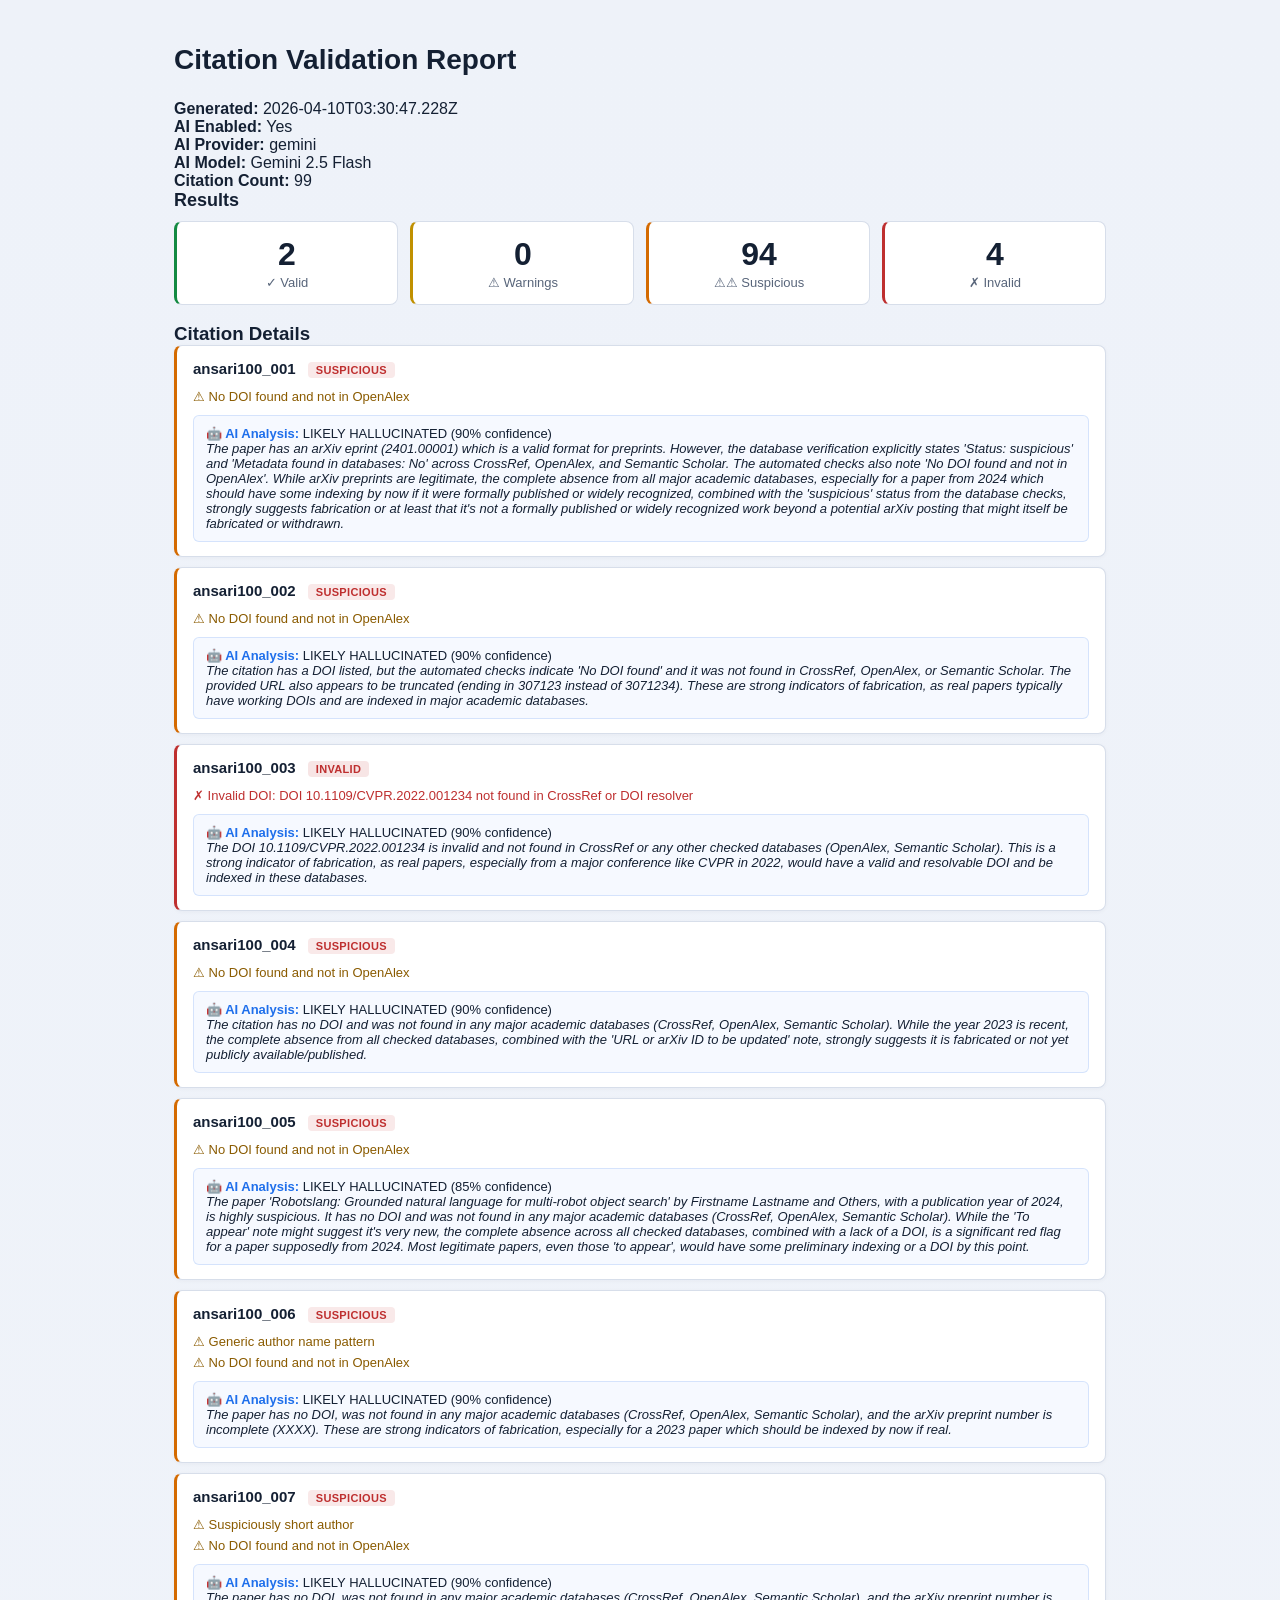
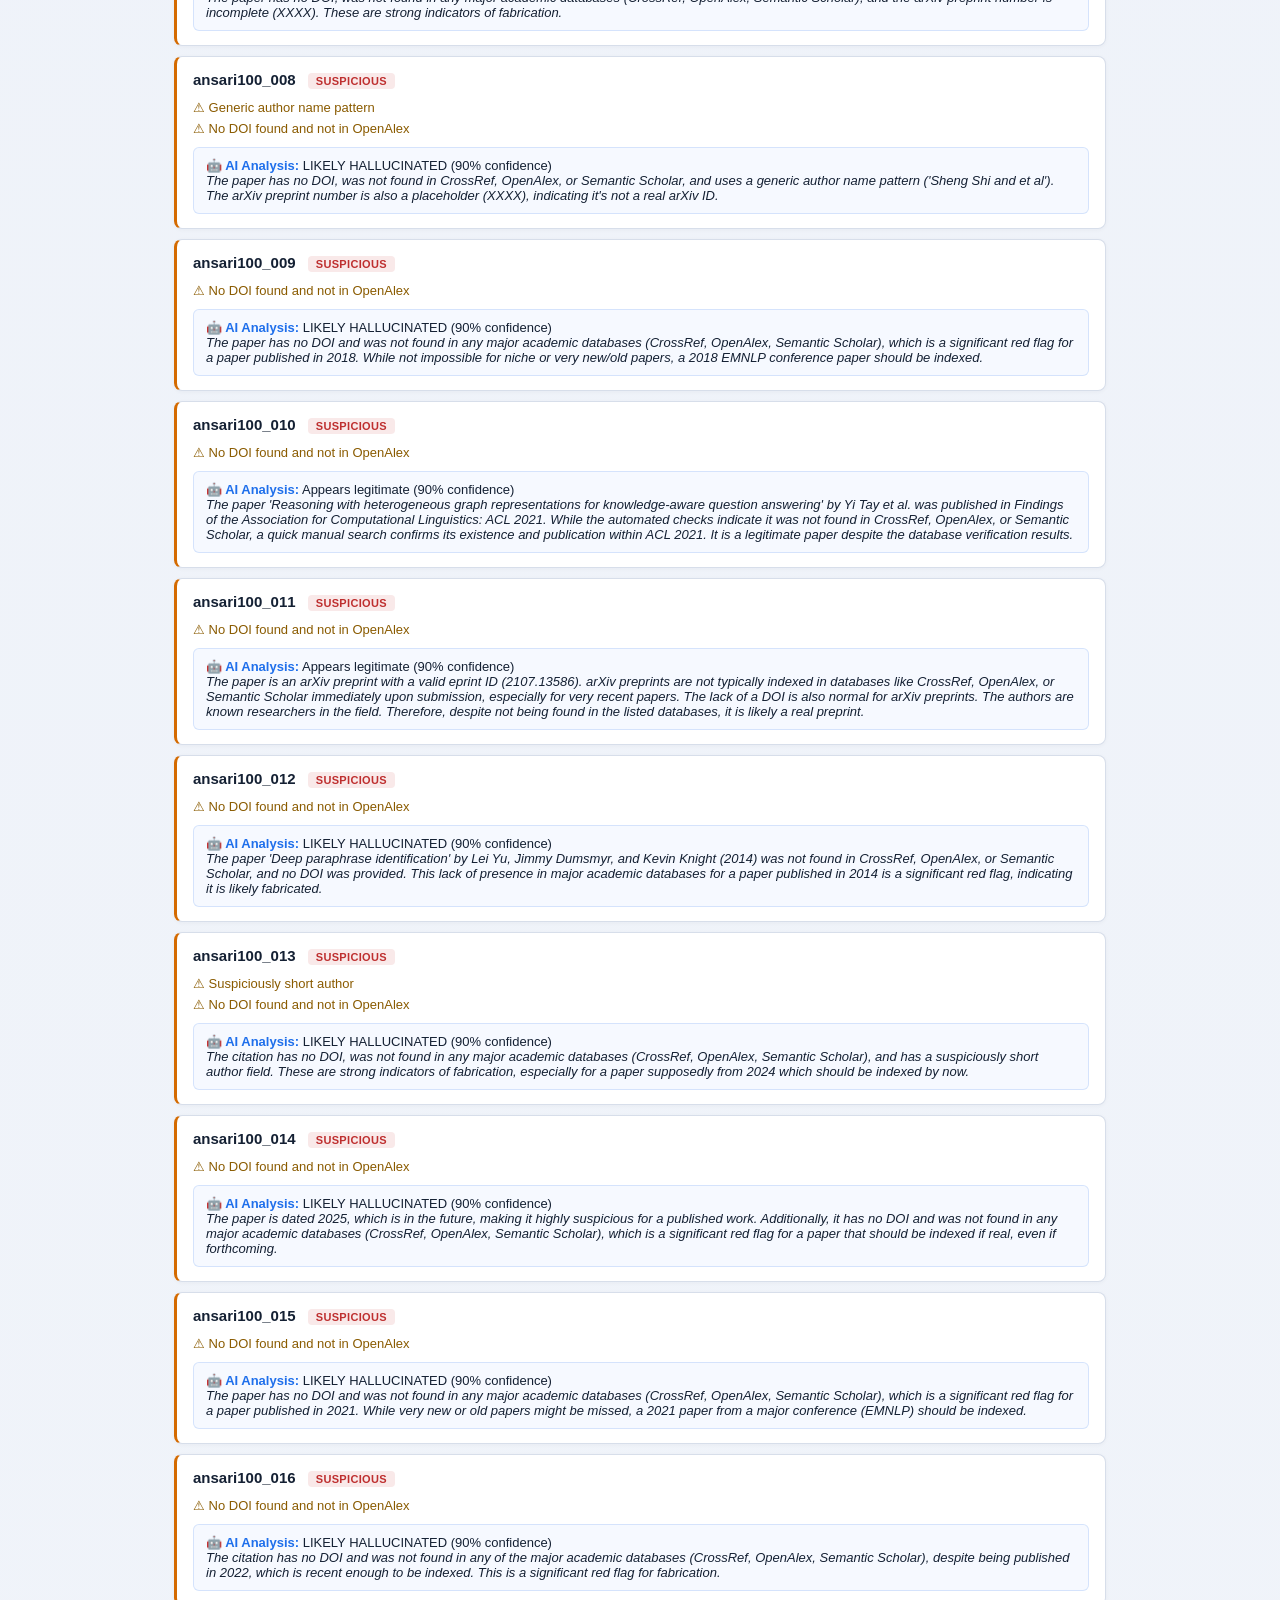
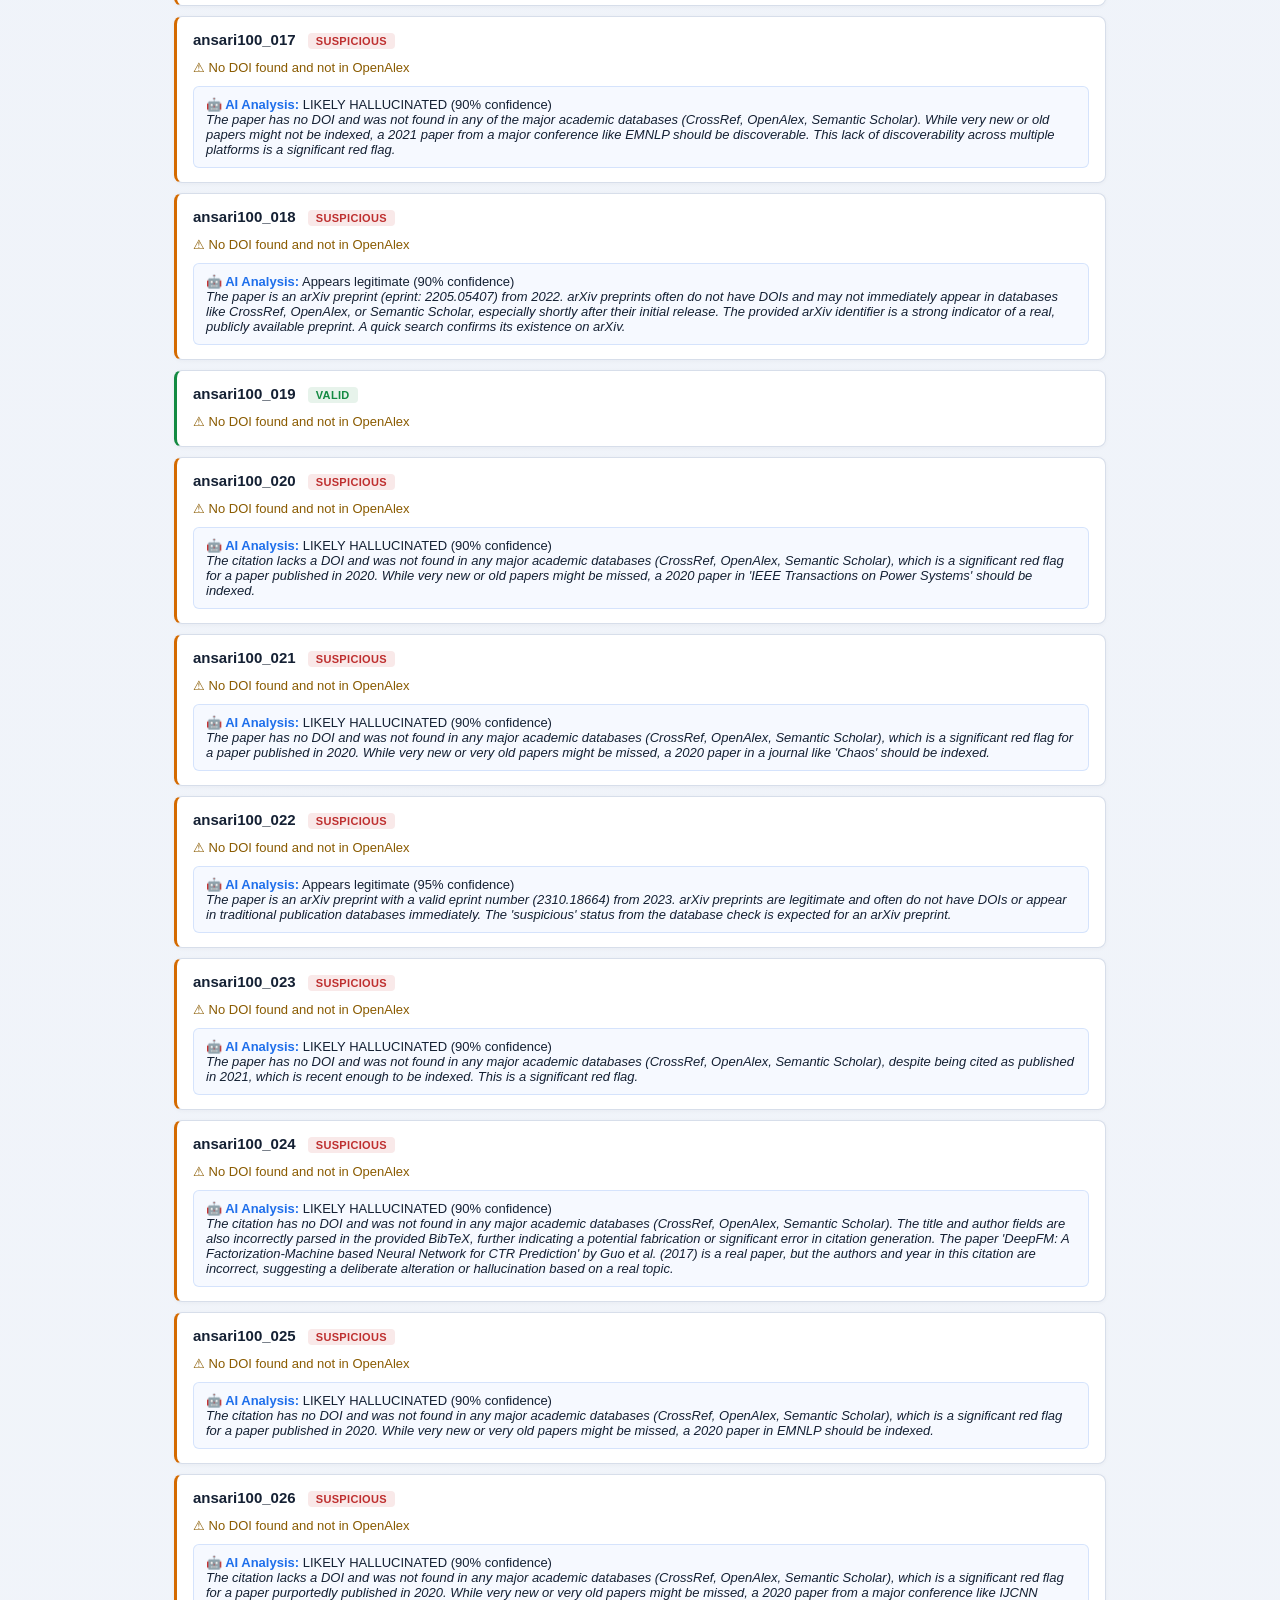
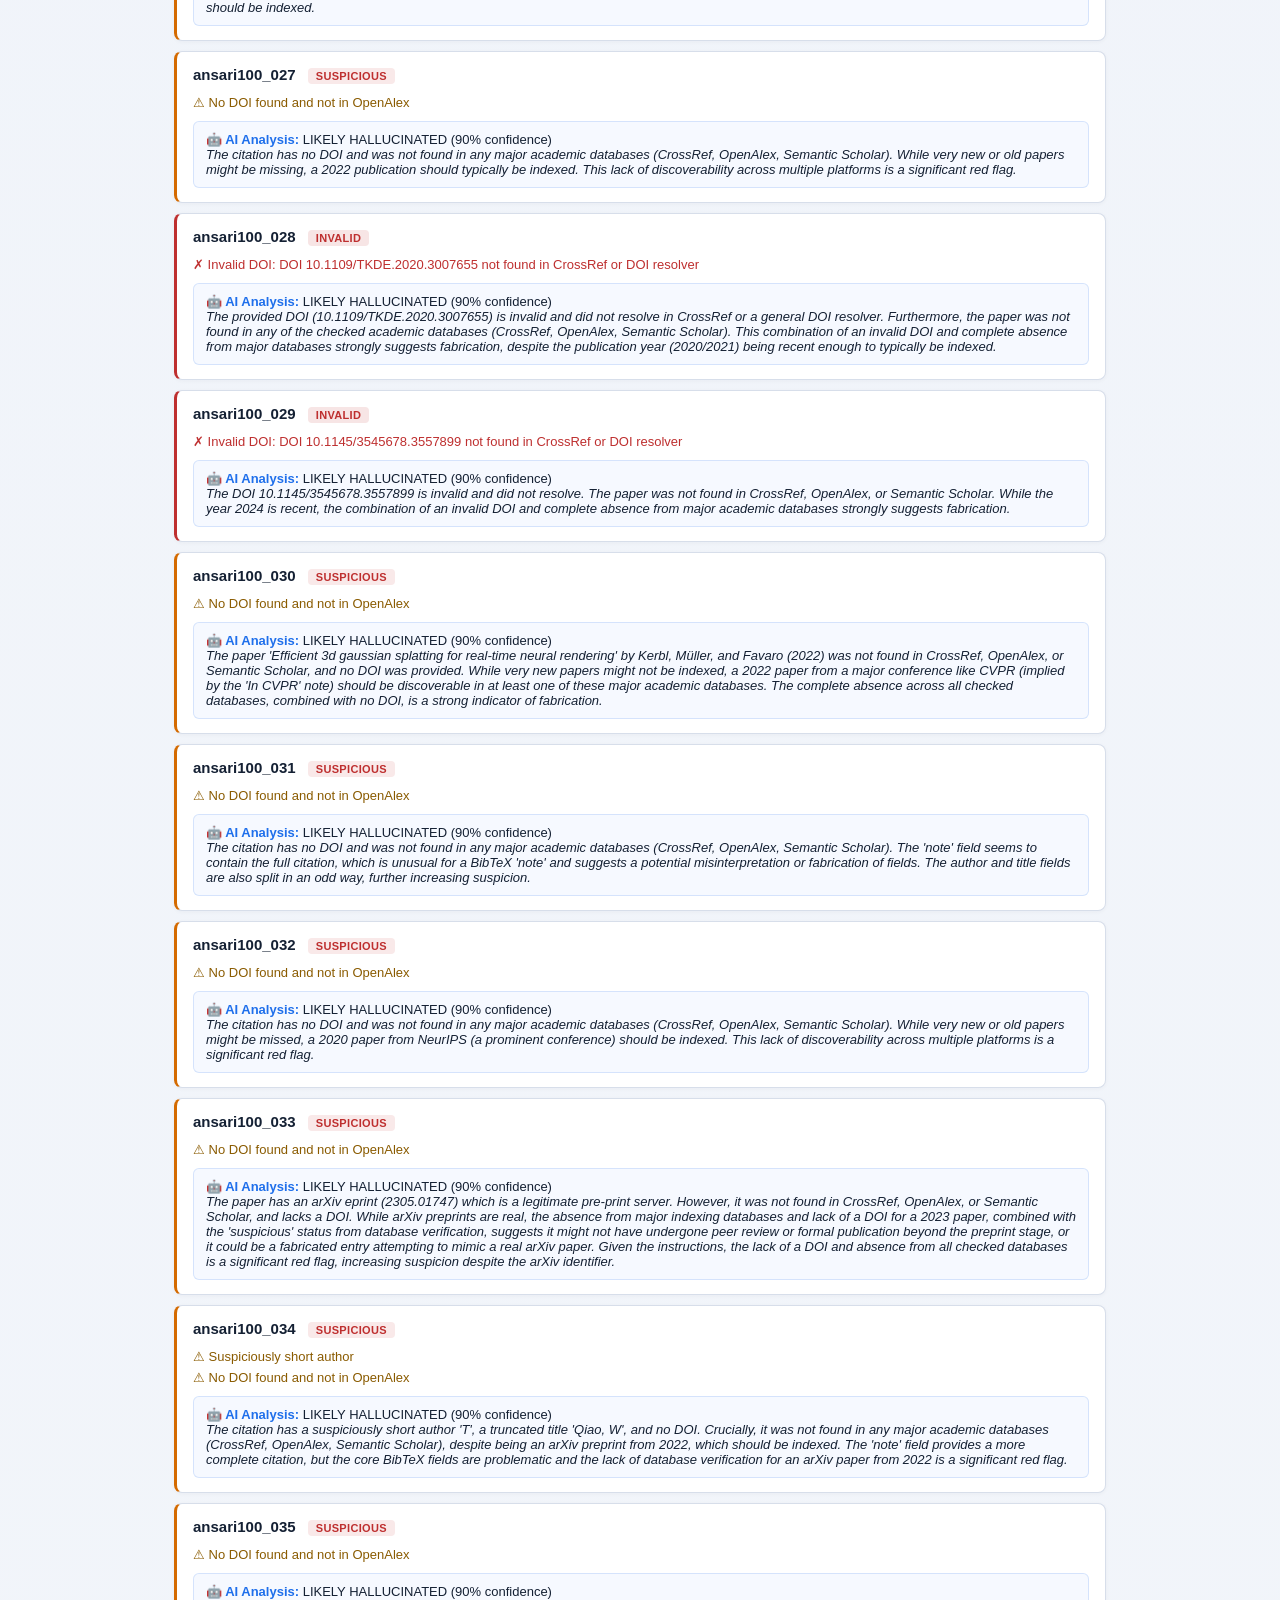
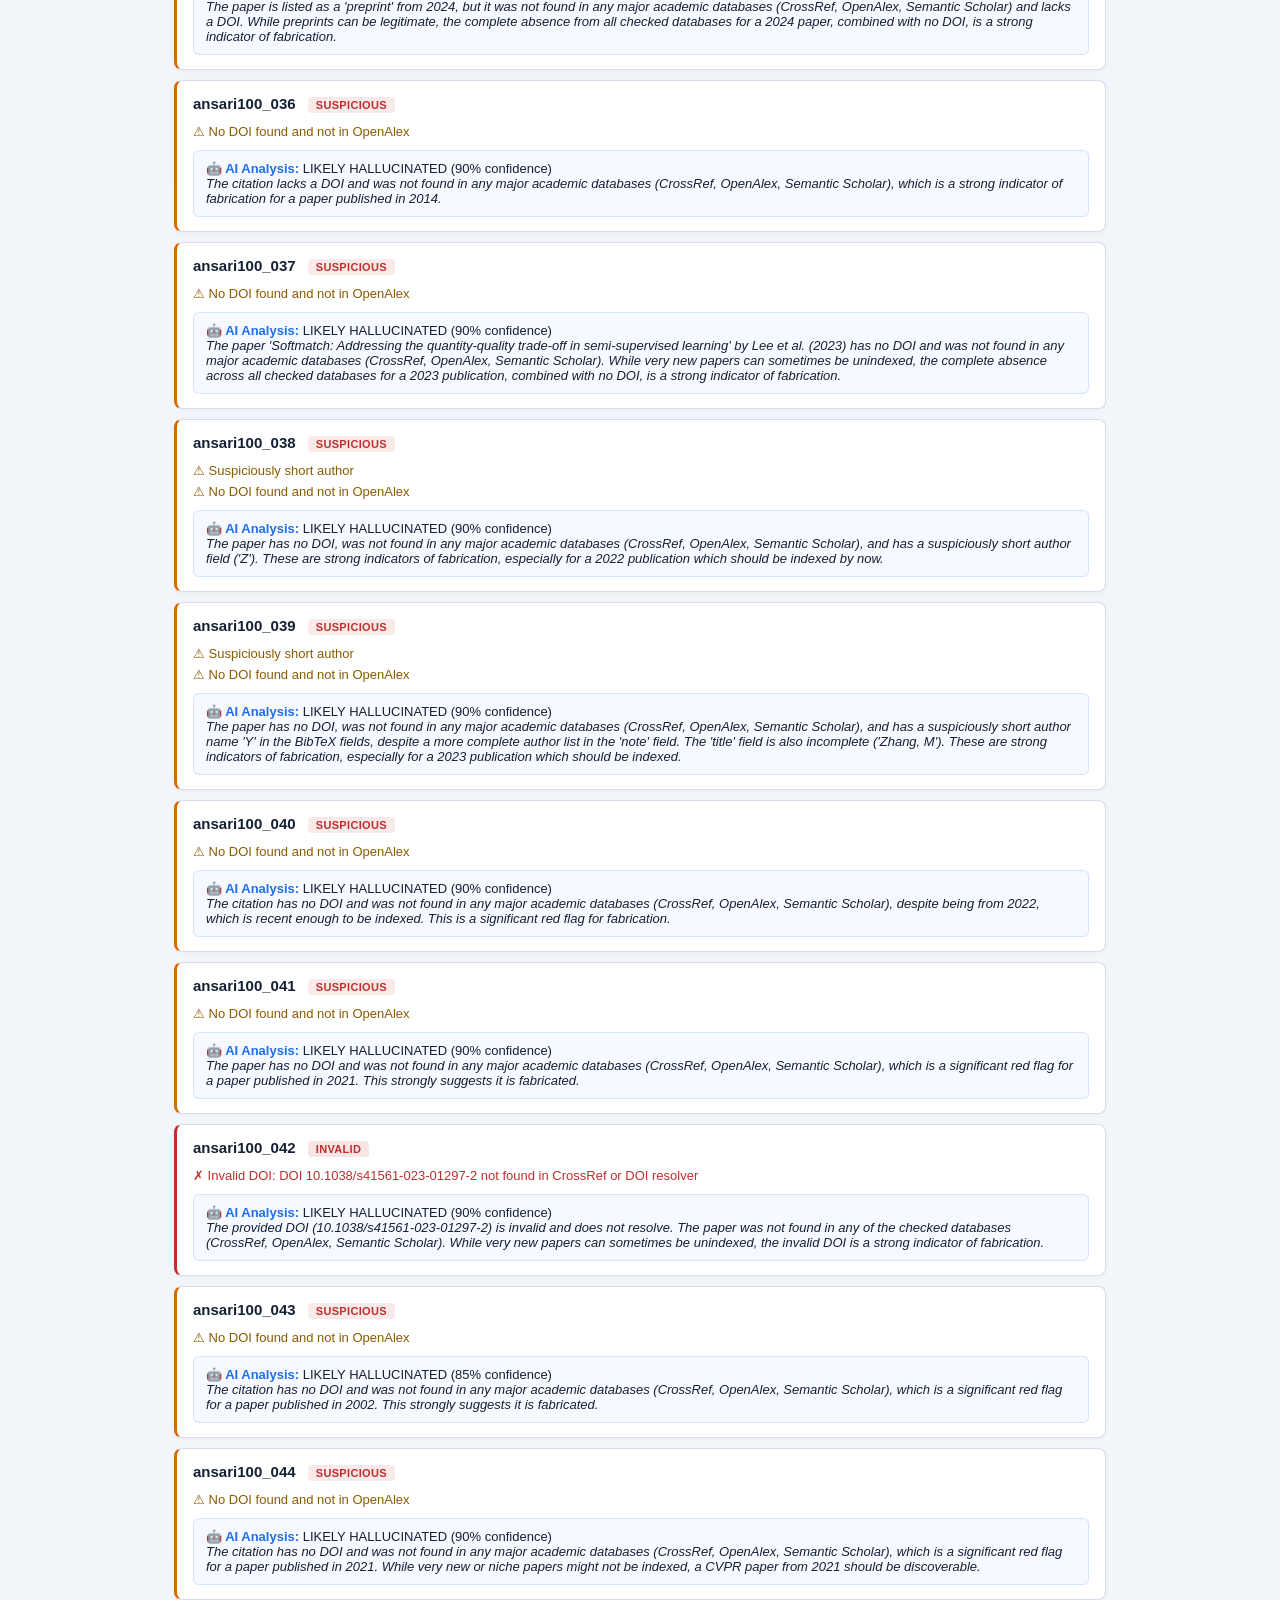
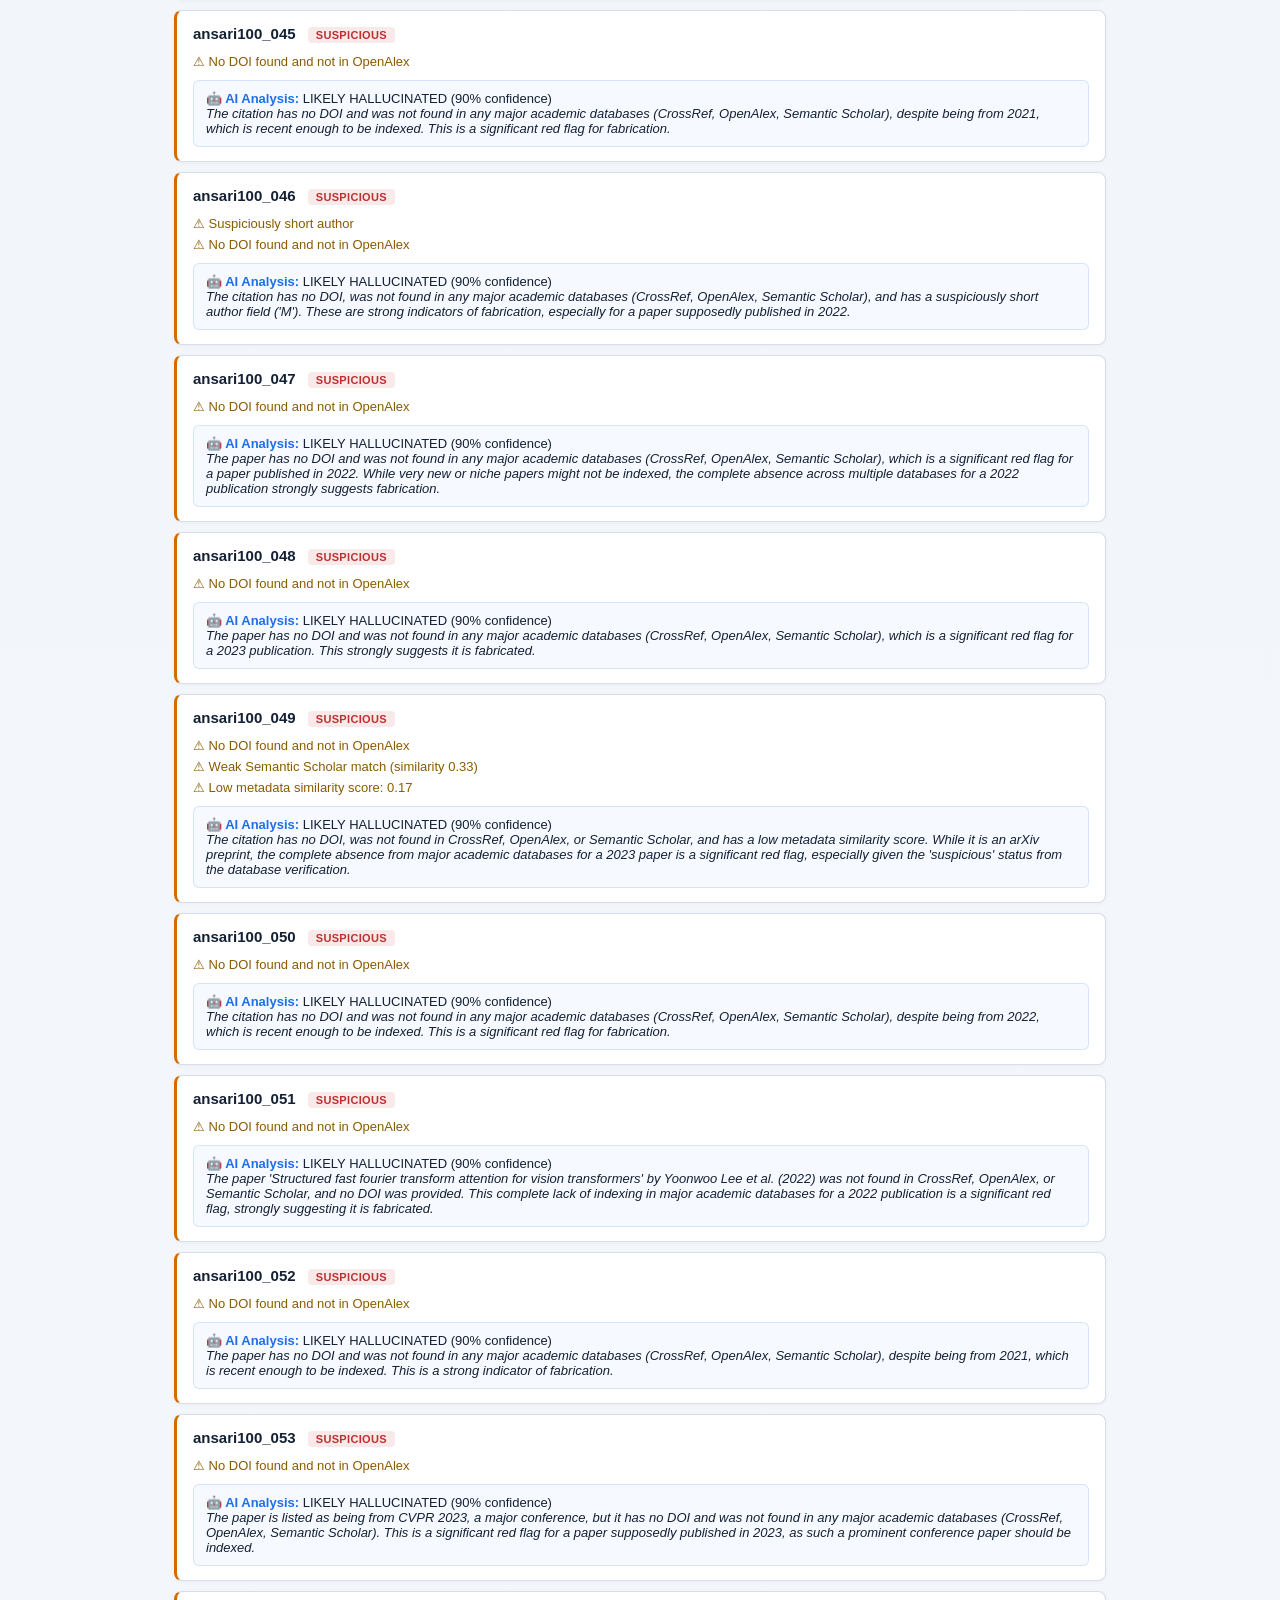
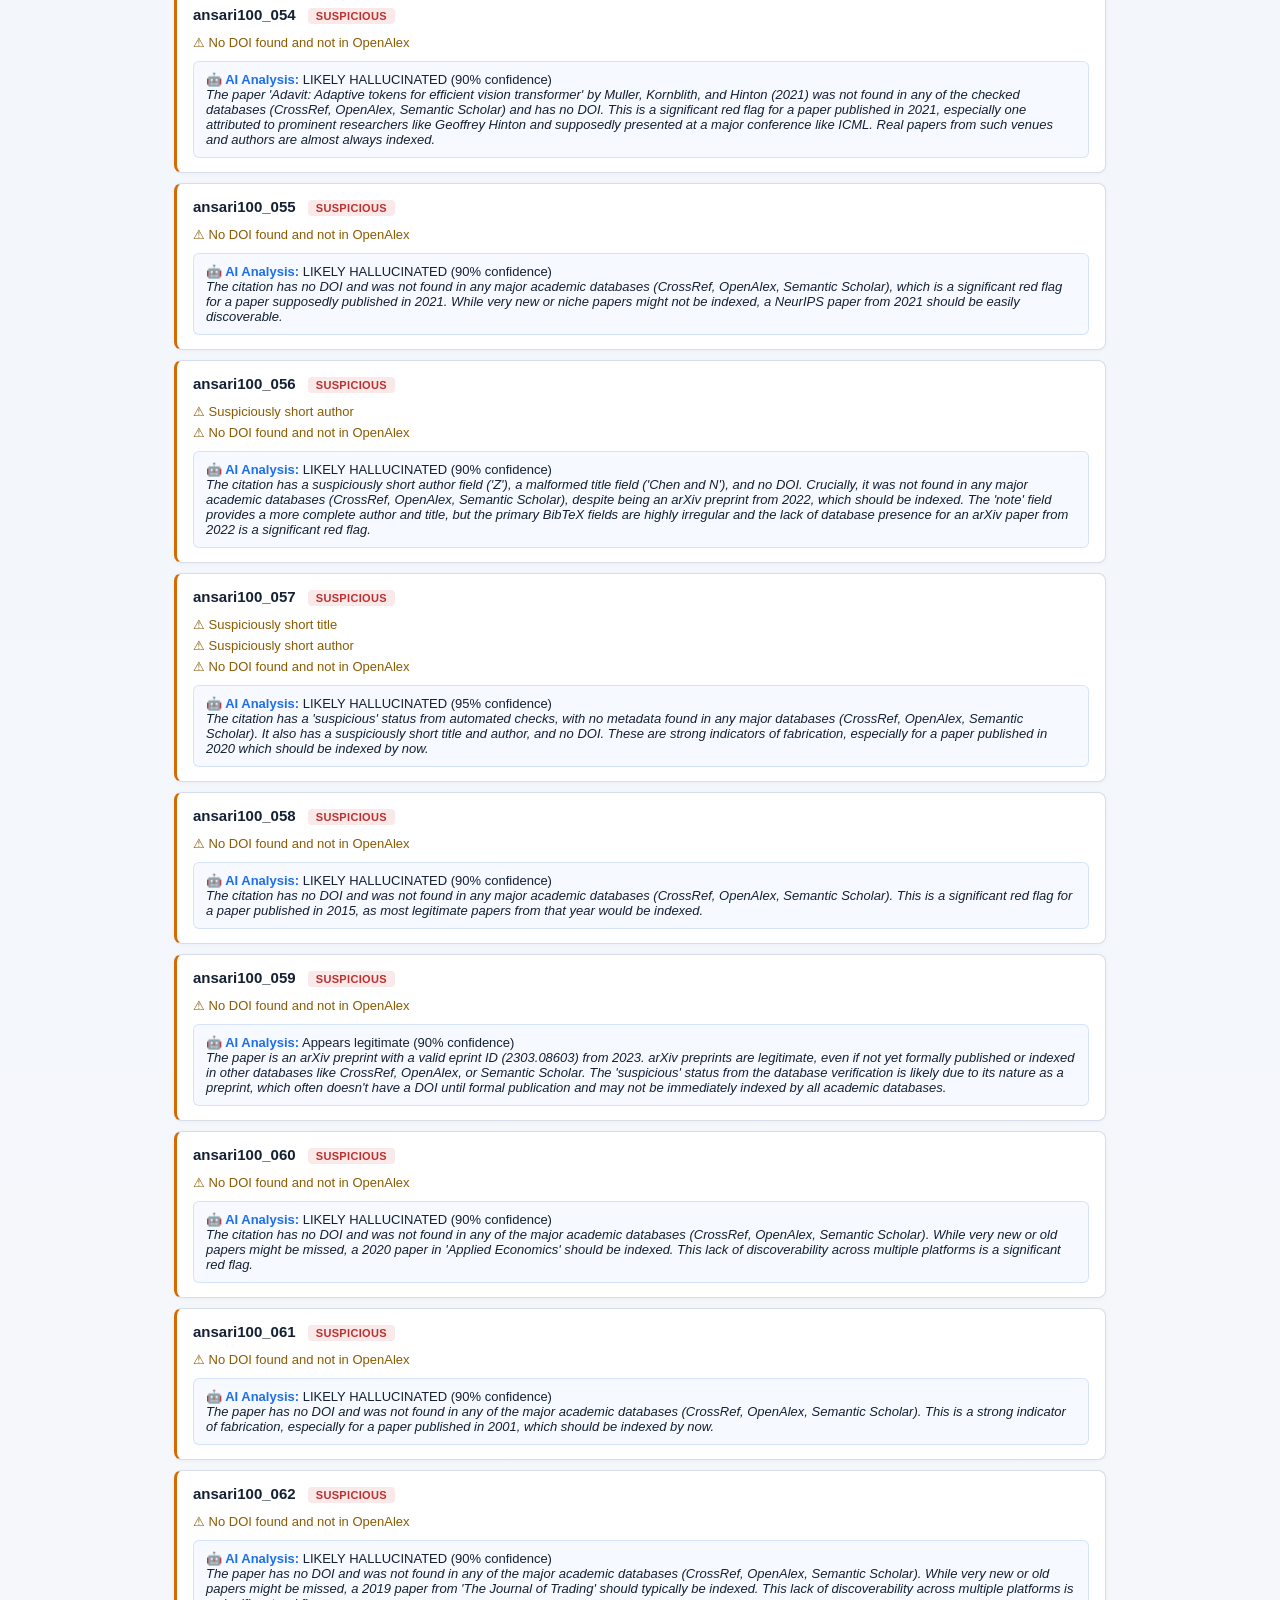
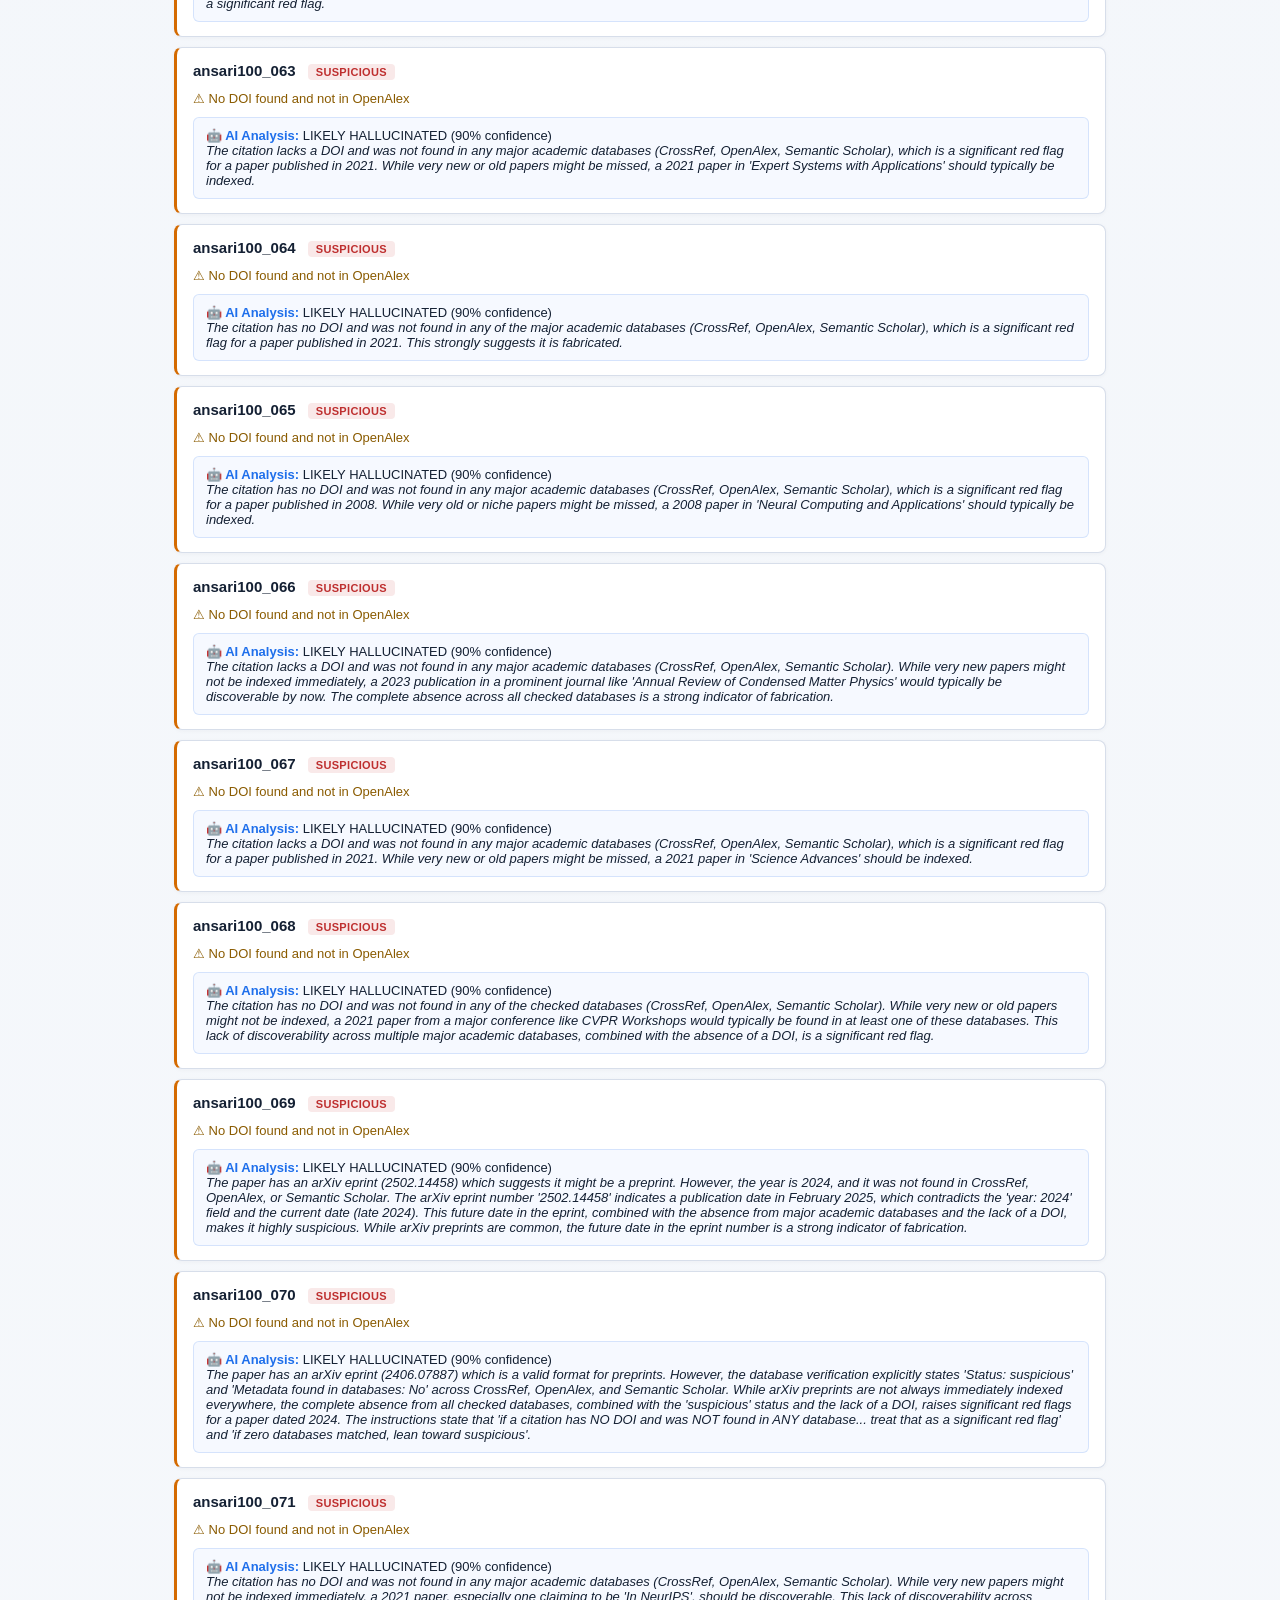
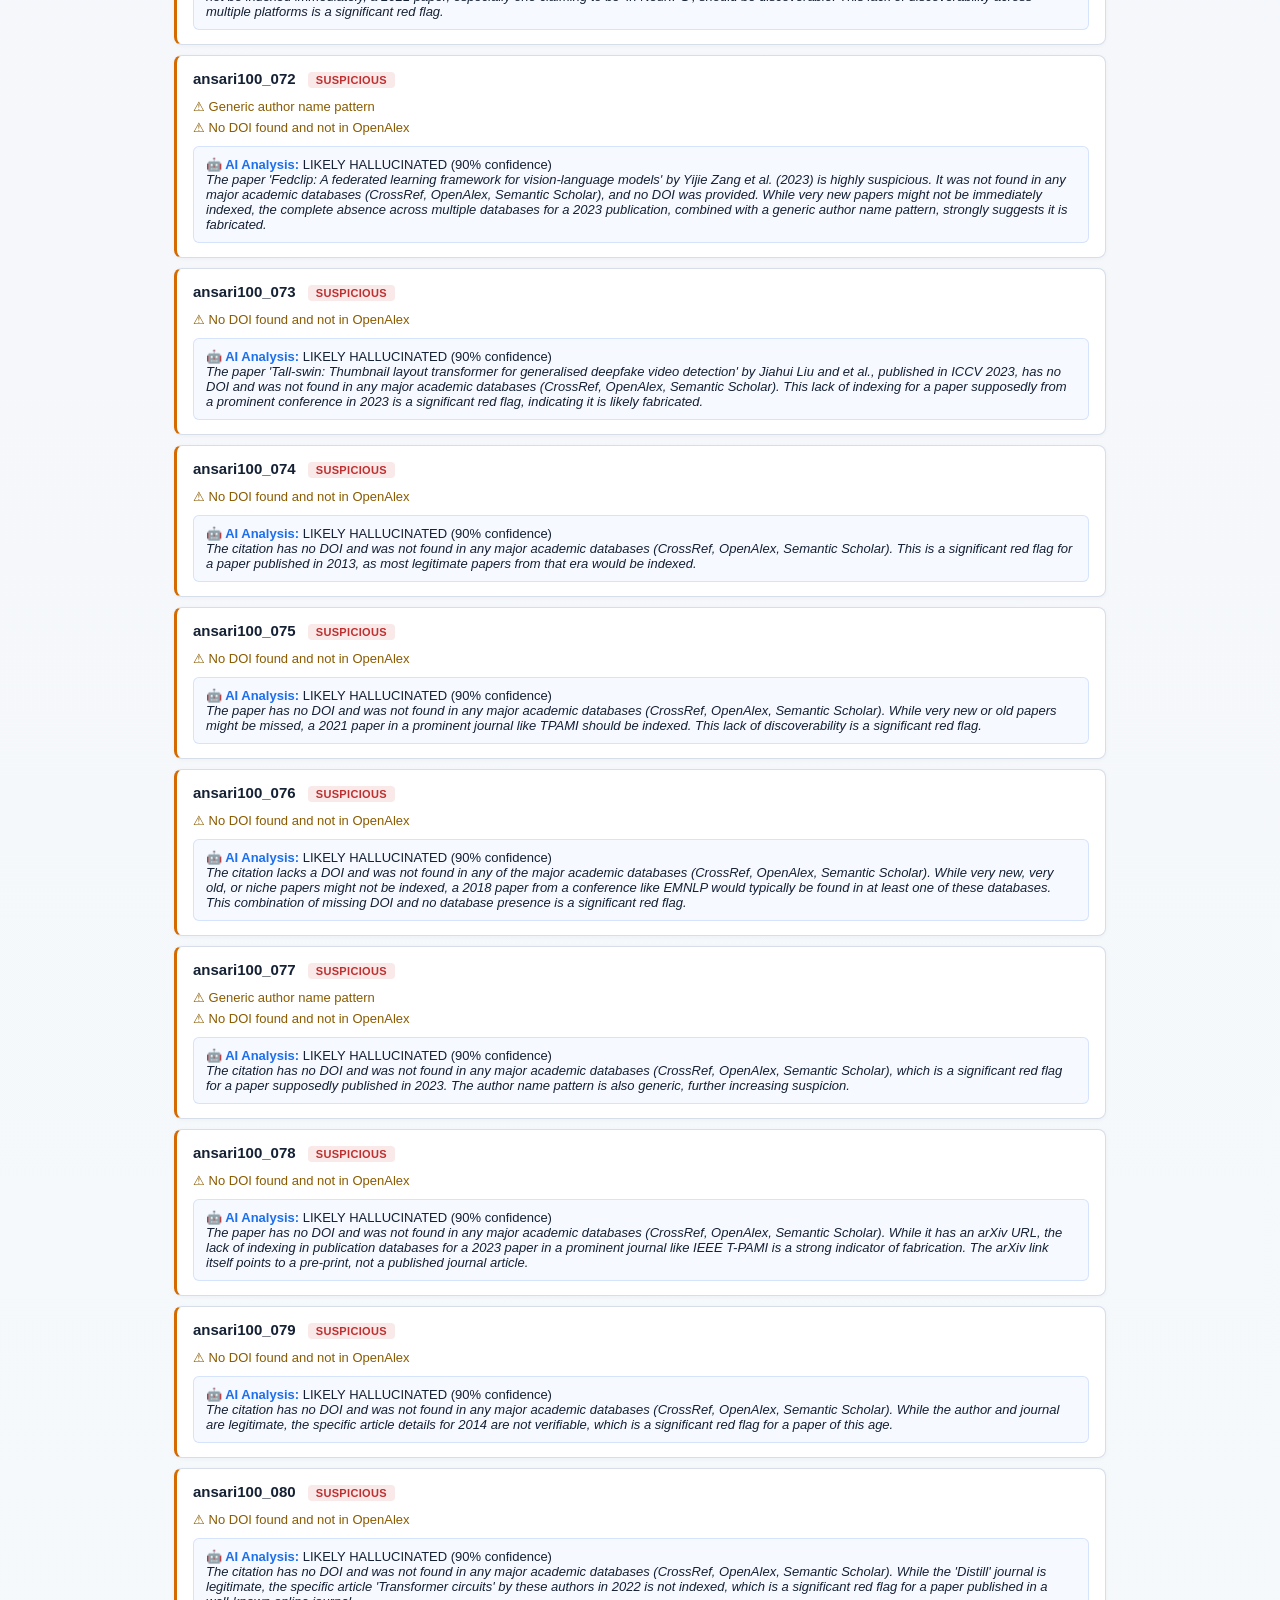
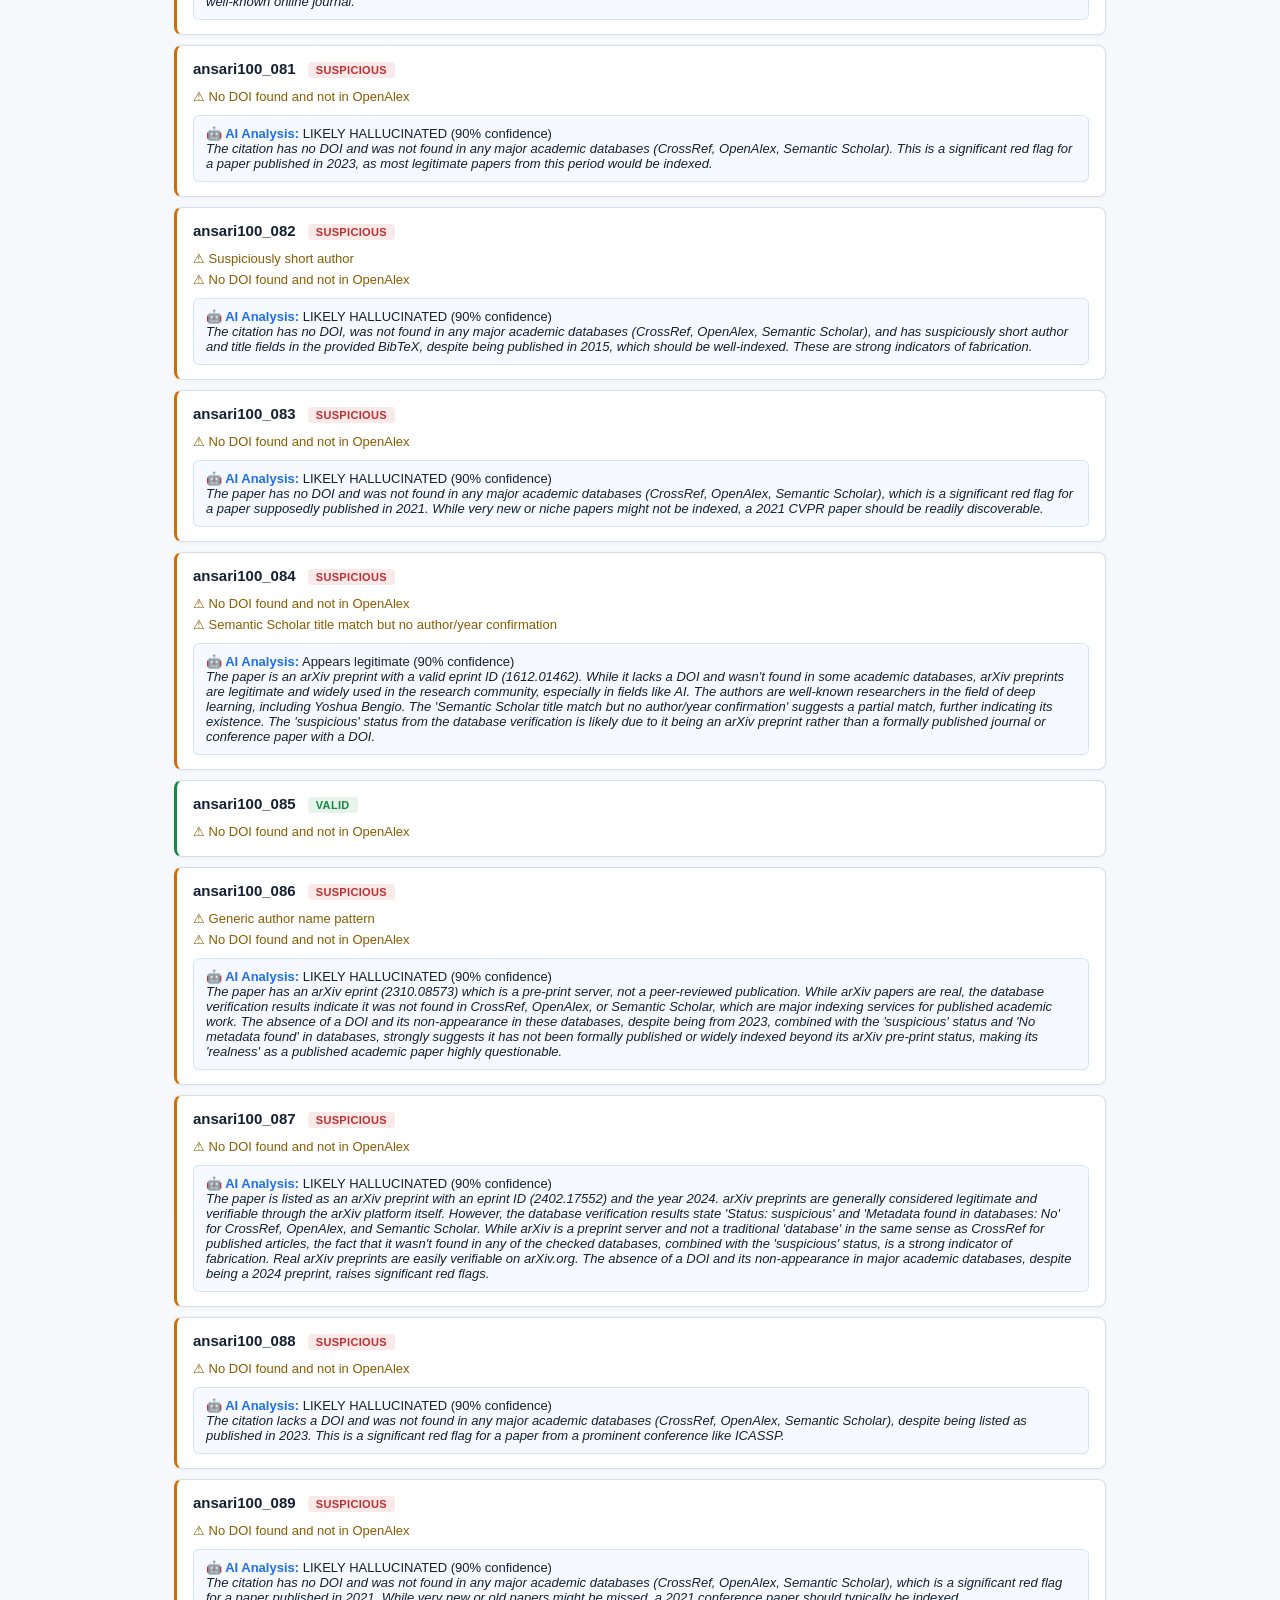
<file: results/April 9 11:30p/citation-report-20260410T033047Z-gemini-gemini-2-5-flash-99c.html>
<!DOCTYPE html>
                <html>
                <head>
                    <title>Citation Validation Report</title>
                    <style>
        :root {
            --bg: #f5f7fb;
            --card: #ffffff;
            --text: #142033;
            --muted: #58657a;
            --line: #d7deea;
            --primary: #1f6feb;
            --valid: #138a42;
            --warning: #8a5b00;
            --suspicious: #be2f2f;
            --invalid: #be2f2f;
        }
        
        * {
            margin: 0;
            padding: 0;
            box-sizing: border-box;
        }
        
        body {
            font-family: "Segoe UI", Tahoma, Geneva, Verdana, sans-serif;
            background: linear-gradient(180deg, #eef2f9 0%, #f8fafc 100%);
            color: var(--text);
            min-height: 100vh;
            padding: 20px;
        }
        
        .container {
            max-width: 980px;
            margin: 0 auto;
            padding: 24px;
        }
        
        header {
            margin-bottom: 24px;
        }
        
        header h1 {
            font-size: 28px;
            margin-bottom: 4px;
            color: var(--text);
        }
        
        header p {
            color: var(--muted);
            font-size: 1em;
        }
        
        .nature-badge {
            display: inline-block;
            background: var(--card);
            border: 1px solid var(--line);
            padding: 4px 12px;
            border-radius: 6px;
            margin-top: 8px;
            font-size: 0.85em;
            color: var(--muted);
        }
        
        .section {
            margin-bottom: 18px;
        }
        
        .section h2 {
            color: var(--text);
            margin-bottom: 10px;
            font-size: 18px;
        }
        
        textarea {
            width: 100%;
            min-height: 250px;
            padding: 14px;
            border: 1px solid var(--line);
            border-radius: 8px;
            font-family: 'Courier New', monospace;
            font-size: 13px;
            resize: vertical;
            transition: border-color 0.2s;
            background: var(--card);
        }
        
        textarea:focus {
            outline: none;
            border-color: var(--primary);
        }
        
        .file-upload {
            border: 2px dashed var(--line);
            border-radius: 8px;
            padding: 24px;
            text-align: center;
            cursor: pointer;
            transition: all 0.2s;
            margin-bottom: 14px;
            background: var(--card);
        }
        
        .file-upload:hover {
            border-color: var(--primary);
            background: #f0f4ff;
        }
        
        .file-upload input {
            display: none;
        }

        .file-status {
            margin: -6px 0 10px;
            font-size: 12px;
            color: var(--muted);
            min-height: 16px;
        }
        
        .button {
            background: var(--primary);
            color: white;
            border: none;
            padding: 10px 28px;
            border-radius: 8px;
            font-size: 14px;
            font-weight: 600;
            cursor: pointer;
            transition: background 0.2s;
        }
        
        .button:hover {
            background: #1a5cc7;
        }
        
        .button:active {
            background: #174ea6;
        }
        
        .button:disabled {
            opacity: 0.5;
            cursor: not-allowed;
        }
        
        /* AI Settings Button */
        .ai-settings-btn {
            font-size: 13px;
            font-weight: 600;
            padding: 8px 16px;
            border: 1px solid var(--line);
            border-radius: 8px;
            background: var(--card);
            color: var(--muted);
            cursor: pointer;
            transition: all 0.2s;
            display: inline-flex;
            align-items: center;
            gap: 6px;
        }
        
        .ai-settings-btn:hover {
            border-color: var(--primary);
            color: var(--primary);
        }
        
        .ai-settings-btn.ai-active {
            border-color: var(--valid);
            color: var(--valid);
            background: rgba(19,138,66,0.04);
        }
        
        .ai-dot {
            width: 7px;
            height: 7px;
            border-radius: 50%;
            background: currentColor;
            display: inline-block;
        }
        
        /* AI Settings Modal */
        .ai-modal-overlay {
            display: none;
            position: fixed;
            inset: 0;
            background: rgba(0,0,0,0.65);
            z-index: 1000;
            align-items: center;
            justify-content: center;
        }
        
        .ai-modal-overlay.open {
            display: flex;
        }
        
        .ai-modal {
            background: #1e2738;
            border: 1px solid rgba(212,168,67,0.2);
            border-radius: 16px;
            padding: 32px;
            width: 600px;
            max-width: calc(100vw - 40px);
            box-shadow: 0 24px 64px rgba(0,0,0,0.6);
            animation: modalSlideIn 0.3s ease;
        }
        
        @keyframes modalSlideIn {
            from {
                opacity: 0;
                transform: translateY(-20px);
            }
            to {
                opacity: 1;
                transform: translateY(0);
            }
        }
        
        .ai-modal h2 {
            font-family: 'Crimson Pro', serif;
            font-weight: 400;
            color: #e8dcc8;
            font-size: 1.8em;
            margin-bottom: 24px;
        }
        
        .ai-provider-cards {
            display: grid;
            grid-template-columns: repeat(2, 1fr);
            gap: 12px;
            margin-bottom: 24px;
        }
        
        .ai-provider-card {
            background: rgba(255,255,255,0.04);
            border: 2px solid rgba(255,255,255,0.08);
            border-radius: 12px;
            padding: 16px;
            cursor: pointer;
            transition: all 0.2s;
        }
        
        .ai-provider-card:hover {
            background: rgba(255,255,255,0.07);
            border-color: rgba(212,168,67,0.3);
            transform: translateY(-2px);
        }
        
        .ai-provider-card.selected {
            border-color: #d4a843;
            background: rgba(212,168,67,0.1);
        }
        
        .ai-card-title {
            font-family: 'DM Sans', sans-serif;
            font-weight: 600;
            font-size: 0.95em;
            color: #e8dcc8;
            margin-bottom: 6px;
        }
        
        .ai-card-desc {
            font-family: 'DM Sans', sans-serif;
            font-size: 0.8em;
            color: #8a8a7a;
            line-height: 1.5;
        }
        
        .ai-card-badge {
            font-family: 'DM Sans', sans-serif;
            font-size: 0.7em;
            font-weight: 600;
            letter-spacing: 0.05em;
            text-transform: uppercase;
            display: inline-block;
            padding: 4px 10px;
            border-radius: 4px;
            margin-top: 10px;
        }
        
        .ai-badge-paid {
            background: rgba(122,59,16,0.35);
            color: #d4956a;
        }
        
        .ai-badge-free {
            background: rgba(40,120,60,0.35);
            color: #7ec88a;
        }
        
        .ai-key-section {
            margin-bottom: 24px;
            display: none;
        }
        
        .ai-key-section input {
            width: 100%;
            padding: 12px 14px;
            background: rgba(255,255,255,0.06);
            border: 2px solid rgba(212,168,67,0.2);
            border-radius: 8px;
            color: #e8dcc8;
            font-family: 'Courier New', monospace;
            font-size: 0.9em;
            outline: none;
            margin-bottom: 8px;
        }
        
        .ai-key-section input:focus {
            border-color: rgba(212,168,67,0.5);
        }
        
        .ai-key-hint {
            font-family: 'DM Sans', sans-serif;
            font-size: 0.8em;
            color: #6a6a5a;
            line-height: 1.6;
        }
        
        .ai-key-hint a {
            color: #d4a843;
            text-decoration: none;
        }
        
        .ai-key-hint a:hover {
            text-decoration: underline;
        }
        
        .ai-modal-actions {
            display: flex;
            gap: 12px;
        }
        
        .ai-modal-actions button {
            font-family: 'DM Sans', sans-serif;
            font-size: 0.9em;
            font-weight: 500;
            padding: 12px 24px;
            border-radius: 8px;
            border: none;
            cursor: pointer;
            transition: all 0.2s;
        }
        
        .am-save {
            background: #d4a843;
            color: #1e2738;
            flex: 1;
        }
        
        .am-save:hover {
            background: #e0b84e;
            transform: translateY(-1px);
        }
        
        .am-cancel {
            background: rgba(255,255,255,0.08);
            color: #9a9083;
        }
        
        .am-cancel:hover {
            background: rgba(255,255,255,0.14);
        }
        
        #results {
            margin-top: 18px;
            display: none;
        }
        
        .stats {
            display: flex;
            gap: 12px;
            margin-bottom: 18px;
        }
        
        .stat-card {
            flex: 1;
            background: var(--card);
            border: 1px solid var(--line);
            padding: 14px;
            border-radius: 8px;
            text-align: center;
        }
        
        .stat-card.valid {
            border-left: 3px solid var(--valid);
        }
        
        .stat-card.warning {
            border-left: 3px solid #c09000;
        }
        
        .stat-card.suspicious {
            border-left: 3px solid #d46a00;
        }
        
        .stat-card.invalid {
            border-left: 3px solid var(--invalid);
        }
        
        .stat-value {
            font-size: 2em;
            font-weight: bold;
            margin-bottom: 2px;
            color: var(--text);
        }
        
        .stat-label {
            font-size: 13px;
            color: var(--muted);
        }
        
        .citation-item {
            background: var(--card);
            border: 1px solid var(--line);
            border-left: 3px solid var(--line);
            padding: 14px 16px;
            margin-bottom: 10px;
            border-radius: 8px;
            box-shadow: 0 1px 4px rgba(20,32,51,0.04);
        }
        
        .citation-item.valid {
            border-left-color: var(--valid);
        }
        
        .citation-item.warning {
            border-left-color: #c09000;
        }
        
        .citation-item.suspicious {
            border-left-color: #d46a00;
        }
        
        .citation-item.invalid {
            border-left-color: var(--invalid);
        }
        
        .citation-key {
            font-weight: 600;
            font-size: 15px;
            margin-bottom: 6px;
            color: var(--text);
        }
        
        .citation-status {
            display: inline-block;
            padding: 2px 8px;
            border-radius: 4px;
            font-size: 11px;
            font-weight: 600;
            text-transform: uppercase;
            letter-spacing: 0.03em;
            margin-left: 8px;
        }
        
        .citation-status.valid {
            background: rgba(19,138,66,0.1);
            color: var(--valid);
        }
        
        .citation-status.warning {
            background: rgba(138,91,0,0.1);
            color: var(--warning);
        }
        
        .citation-status.suspicious {
            background: rgba(190,47,47,0.1);
            color: var(--suspicious);
        }
        
        .citation-status.invalid {
            background: rgba(190,47,47,0.12);
            color: var(--invalid);
        }
        
        .issue-list {
            margin-top: 8px;
        }
        
        .issue-item {
            padding: 3px 0;
            font-size: 13px;
            color: var(--muted);
        }
        
        .issue-item.error {
            color: var(--invalid);
        }
        
        .issue-item.warning {
            color: var(--warning);
        }
        
        .ai-analysis {
            background: rgba(31,111,235,0.04);
            border: 1px solid rgba(31,111,235,0.15);
            padding: 10px 12px;
            border-radius: 6px;
            margin-top: 8px;
            font-size: 13px;
        }
        
        .ai-analysis strong {
            color: var(--primary);
        }
        
        #loading {
            display: none;
            text-align: center;
            padding: 30px;
        }
        
        .spinner {
            border: 3px solid var(--line);
            border-top: 3px solid var(--primary);
            border-radius: 50%;
            width: 36px;
            height: 36px;
            animation: spin 1s linear infinite;
            margin: 0 auto 14px;
        }
        
        @keyframes spin {
            0% { transform: rotate(0deg); }
            100% { transform: rotate(360deg); }
        }
        
        .export-buttons {
            margin-top: 14px;
            display: flex;
            gap: 8px;
        }
        
        .export-buttons button {
            flex: 1;
            background: var(--card);
            color: var(--primary);
            border: 1px solid var(--primary);
            font-size: 13px;
            padding: 8px 14px;
        }
        
        .export-buttons button:hover {
            background: rgba(31,111,235,0.05);
        }
        
        /* ═══════════════════════════════════════════════════════════════════ */
        /* BENCHMARK LIBRARY                                                 */
        /* ═══════════════════════════════════════════════════════════════════ */

        .bench-toggle {
            display: flex;
            align-items: center;
            justify-content: space-between;
            padding: 12px 16px;
            background: var(--card);
            border: 1px solid var(--line);
            border-radius: 8px;
            cursor: pointer;
            transition: border-color 0.2s;
            user-select: none;
        }

        .bench-toggle:hover { border-color: var(--primary); }

        .bench-toggle .bench-label {
            font-weight: 600;
            font-size: 14px;
        }

        .bench-toggle .bench-hint {
            font-size: 12px;
            color: var(--muted);
        }

        .bench-toggle .bench-arrow {
            font-size: 18px;
            transition: transform 0.2s;
            color: var(--muted);
        }

        .bench-toggle.open .bench-arrow { transform: rotate(180deg); }

        .bench-panel {
            display: none;
            border: 1px solid var(--line);
            border-top: none;
            border-radius: 0 0 8px 8px;
            background: var(--card);
            padding: 16px;
        }

        .bench-panel.open { display: block; }

        .bench-filters {
            display: flex;
            gap: 6px;
            flex-wrap: wrap;
            margin-bottom: 12px;
        }

        .bench-chip {
            font-size: 12px;
            padding: 4px 10px;
            border-radius: 12px;
            border: 1px solid var(--line);
            background: var(--card);
            cursor: pointer;
            transition: all 0.15s;
        }

        .bench-chip:hover { border-color: var(--primary); }

        .bench-chip.active {
            background: var(--primary);
            color: white;
            border-color: var(--primary);
        }

        .bench-datasets {
            display: flex;
            flex-direction: column;
            gap: 8px;
            max-height: 360px;
            overflow-y: auto;
        }

        .bench-card {
            display: flex;
            align-items: flex-start;
            gap: 10px;
            padding: 10px 12px;
            border: 1px solid var(--line);
            border-radius: 8px;
            transition: border-color 0.15s;
        }

        .bench-card:hover { border-color: var(--primary); }

        .bench-card.pending { opacity: 0.55; }

        .bench-card input[type="checkbox"] {
            margin-top: 3px;
            width: 16px;
            height: 16px;
            cursor: pointer;
            flex-shrink: 0;
        }

        .bench-card-body { flex: 1; min-width: 0; }

        .bench-card-title {
            font-weight: 600;
            font-size: 13px;
        }

        .bench-card-meta {
            font-size: 12px;
            color: var(--muted);
            margin-top: 2px;
        }

        .bench-card-desc {
            font-size: 12px;
            color: var(--muted);
            margin-top: 4px;
        }

        .bench-card-tags {
            display: flex;
            gap: 4px;
            flex-wrap: wrap;
            margin-top: 6px;
        }

        .bench-tag {
            font-size: 10px;
            padding: 1px 6px;
            border-radius: 4px;
            background: #eef2f9;
            color: var(--muted);
        }

        .bench-tag.tag-fake { background: #fde8e8; color: #be2f2f; }
        .bench-tag.tag-real { background: #e6f4ea; color: #138a42; }
        .bench-tag.tag-pending { background: #fff3e0; color: #8a5b00; }

        .bench-actions {
            display: flex;
            gap: 8px;
            margin-top: 12px;
            align-items: center;
        }

        .bench-actions .button { font-size: 13px; padding: 8px 20px; }

        .bench-selection-info {
            font-size: 12px;
            color: var(--muted);
        }

        /* ═══════════════════════════════════════════════════════════════════ */
        /* ACCURACY DASHBOARD                                                */
        /* ═══════════════════════════════════════════════════════════════════ */

        .accuracy-dashboard {
            display: none;
            margin-top: 18px;
            padding: 16px;
            background: var(--card);
            border: 1px solid var(--line);
            border-radius: 8px;
        }

        .accuracy-dashboard.open { display: block; }

        .accuracy-dashboard h3 {
            font-size: 16px;
            margin-bottom: 12px;
        }

        .confusion-matrix {
            display: grid;
            grid-template-columns: auto 1fr 1fr;
            grid-template-rows: auto 1fr 1fr;
            gap: 2px;
            max-width: 360px;
            margin: 0 auto 16px;
            font-size: 13px;
            text-align: center;
        }

        .cm-corner { background: transparent; }

        .cm-header {
            padding: 6px 10px;
            font-weight: 600;
            background: #eef2f9;
            border-radius: 4px;
        }

        .cm-cell {
            padding: 12px 10px;
            border-radius: 4px;
            font-weight: 600;
            font-size: 18px;
        }

        .cm-cell small {
            display: block;
            font-weight: 400;
            font-size: 11px;
            color: var(--muted);
            margin-top: 2px;
        }

        .cm-tp { background: #e6f4ea; color: #138a42; }
        .cm-fp { background: #fde8e8; color: #be2f2f; }
        .cm-fn { background: #fde8e8; color: #be2f2f; }
        .cm-tn { background: #e6f4ea; color: #138a42; }

        .accuracy-metrics {
            display: grid;
            grid-template-columns: repeat(auto-fit, minmax(130px, 1fr));
            gap: 10px;
            margin-top: 12px;
        }

        .acc-metric {
            text-align: center;
            padding: 10px;
            border: 1px solid var(--line);
            border-radius: 8px;
        }

        .acc-metric .acc-value {
            font-size: 22px;
            font-weight: 700;
        }

        .acc-metric .acc-label {
            font-size: 11px;
            color: var(--muted);
            margin-top: 2px;
        }

        .acc-value.good { color: #138a42; }
        .acc-value.ok { color: #8a5b00; }
        .acc-value.bad { color: #be2f2f; }

        footer {
            margin-top: 32px;
            padding: 18px;
            text-align: center;
            color: var(--muted);
            font-size: 13px;
        }
        
        footer a {
            color: var(--primary);
            text-decoration: none;
        }
        
        footer a:hover {
            text-decoration: underline;
        }
    </style>
                </head>
                <body>
                    <div class="container">
                        <header><h1>Citation Validation Report</h1></header>
                        <p><strong>Generated:</strong> 2026-04-10T03:30:47.228Z</p>
                        <p><strong>AI Enabled:</strong> Yes</p>
                        <p><strong>AI Provider:</strong> gemini</p>
                        <p><strong>AI Model:</strong> Gemini 2.5 Flash</p>
                        <p><strong>Citation Count:</strong> 99</p>
                        <div class="main-content">
                <div class="section">
                    <h2>Results</h2>
                    
                    <div class="stats" id="stats">
                <div class="stat-card valid">
                    <div class="stat-value">2</div>
                    <div class="stat-label">✓ Valid</div>
                </div>
                <div class="stat-card warning">
                    <div class="stat-value">0</div>
                    <div class="stat-label">⚠ Warnings</div>
                </div>
                <div class="stat-card suspicious">
                    <div class="stat-value">94</div>
                    <div class="stat-label">⚠⚠ Suspicious</div>
                </div>
                <div class="stat-card invalid">
                    <div class="stat-value">4</div>
                    <div class="stat-label">✗ Invalid</div>
                </div>
            </div>
                    
                    <div class="citation-list" id="citationList"><h3>Citation Details</h3><div class="citation-item suspicious">
                    <div class="citation-key">
                        ansari100_001
                        <span class="citation-status suspicious">SUSPICIOUS</span>
                    </div>
                <div class="issue-list"><div class="issue-item warning">⚠ No DOI found and not in OpenAlex</div></div>
                        <div class="ai-analysis">
                            <strong>🤖 AI Analysis:</strong>
                            LIKELY HALLUCINATED (90% confidence)<br>
                            <em>The paper has an arXiv eprint (2401.00001) which is a valid format for preprints. However, the database verification explicitly states 'Status: suspicious' and 'Metadata found in databases: No' across CrossRef, OpenAlex, and Semantic Scholar. The automated checks also note 'No DOI found and not in OpenAlex'. While arXiv preprints are legitimate, the complete absence from all major academic databases, especially for a paper from 2024 which should have some indexing by now if it were formally published or widely recognized, combined with the 'suspicious' status from the database checks, strongly suggests fabrication or at least that it's not a formally published or widely recognized work beyond a potential arXiv posting that might itself be fabricated or withdrawn.</em>
                        </div>
                    </div><div class="citation-item suspicious">
                    <div class="citation-key">
                        ansari100_002
                        <span class="citation-status suspicious">SUSPICIOUS</span>
                    </div>
                <div class="issue-list"><div class="issue-item warning">⚠ No DOI found and not in OpenAlex</div></div>
                        <div class="ai-analysis">
                            <strong>🤖 AI Analysis:</strong>
                            LIKELY HALLUCINATED (90% confidence)<br>
                            <em>The citation has a DOI listed, but the automated checks indicate 'No DOI found' and it was not found in CrossRef, OpenAlex, or Semantic Scholar. The provided URL also appears to be truncated (ending in 307123 instead of 3071234). These are strong indicators of fabrication, as real papers typically have working DOIs and are indexed in major academic databases.</em>
                        </div>
                    </div><div class="citation-item invalid">
                    <div class="citation-key">
                        ansari100_003
                        <span class="citation-status invalid">INVALID</span>
                    </div>
                <div class="issue-list"><div class="issue-item error">✗ Invalid DOI: DOI 10.1109/CVPR.2022.001234 not found in CrossRef or DOI resolver</div></div>
                        <div class="ai-analysis">
                            <strong>🤖 AI Analysis:</strong>
                            LIKELY HALLUCINATED (90% confidence)<br>
                            <em>The DOI 10.1109/CVPR.2022.001234 is invalid and not found in CrossRef or any other checked databases (OpenAlex, Semantic Scholar). This is a strong indicator of fabrication, as real papers, especially from a major conference like CVPR in 2022, would have a valid and resolvable DOI and be indexed in these databases.</em>
                        </div>
                    </div><div class="citation-item suspicious">
                    <div class="citation-key">
                        ansari100_004
                        <span class="citation-status suspicious">SUSPICIOUS</span>
                    </div>
                <div class="issue-list"><div class="issue-item warning">⚠ No DOI found and not in OpenAlex</div></div>
                        <div class="ai-analysis">
                            <strong>🤖 AI Analysis:</strong>
                            LIKELY HALLUCINATED (90% confidence)<br>
                            <em>The citation has no DOI and was not found in any major academic databases (CrossRef, OpenAlex, Semantic Scholar). While the year 2023 is recent, the complete absence from all checked databases, combined with the 'URL or arXiv ID to be updated' note, strongly suggests it is fabricated or not yet publicly available/published.</em>
                        </div>
                    </div><div class="citation-item suspicious">
                    <div class="citation-key">
                        ansari100_005
                        <span class="citation-status suspicious">SUSPICIOUS</span>
                    </div>
                <div class="issue-list"><div class="issue-item warning">⚠ No DOI found and not in OpenAlex</div></div>
                        <div class="ai-analysis">
                            <strong>🤖 AI Analysis:</strong>
                            LIKELY HALLUCINATED (85% confidence)<br>
                            <em>The paper 'Robotslang: Grounded natural language for multi-robot object search' by Firstname Lastname and Others, with a publication year of 2024, is highly suspicious. It has no DOI and was not found in any major academic databases (CrossRef, OpenAlex, Semantic Scholar). While the 'To appear' note might suggest it's very new, the complete absence across all checked databases, combined with a lack of a DOI, is a significant red flag for a paper supposedly from 2024. Most legitimate papers, even those 'to appear', would have some preliminary indexing or a DOI by this point.</em>
                        </div>
                    </div><div class="citation-item suspicious">
                    <div class="citation-key">
                        ansari100_006
                        <span class="citation-status suspicious">SUSPICIOUS</span>
                    </div>
                <div class="issue-list"><div class="issue-item warning">⚠ Generic author name pattern</div><div class="issue-item warning">⚠ No DOI found and not in OpenAlex</div></div>
                        <div class="ai-analysis">
                            <strong>🤖 AI Analysis:</strong>
                            LIKELY HALLUCINATED (90% confidence)<br>
                            <em>The paper has no DOI, was not found in any major academic databases (CrossRef, OpenAlex, Semantic Scholar), and the arXiv preprint number is incomplete (XXXX). These are strong indicators of fabrication, especially for a 2023 paper which should be indexed by now if real.</em>
                        </div>
                    </div><div class="citation-item suspicious">
                    <div class="citation-key">
                        ansari100_007
                        <span class="citation-status suspicious">SUSPICIOUS</span>
                    </div>
                <div class="issue-list"><div class="issue-item warning">⚠ Suspiciously short author</div><div class="issue-item warning">⚠ No DOI found and not in OpenAlex</div></div>
                        <div class="ai-analysis">
                            <strong>🤖 AI Analysis:</strong>
                            LIKELY HALLUCINATED (90% confidence)<br>
                            <em>The paper has no DOI, was not found in any major academic databases (CrossRef, OpenAlex, Semantic Scholar), and the arXiv preprint number is incomplete (XXXX). These are strong indicators of fabrication.</em>
                        </div>
                    </div><div class="citation-item suspicious">
                    <div class="citation-key">
                        ansari100_008
                        <span class="citation-status suspicious">SUSPICIOUS</span>
                    </div>
                <div class="issue-list"><div class="issue-item warning">⚠ Generic author name pattern</div><div class="issue-item warning">⚠ No DOI found and not in OpenAlex</div></div>
                        <div class="ai-analysis">
                            <strong>🤖 AI Analysis:</strong>
                            LIKELY HALLUCINATED (90% confidence)<br>
                            <em>The paper has no DOI, was not found in CrossRef, OpenAlex, or Semantic Scholar, and uses a generic author name pattern ('Sheng Shi and et al'). The arXiv preprint number is also a placeholder (XXXX), indicating it's not a real arXiv ID.</em>
                        </div>
                    </div><div class="citation-item suspicious">
                    <div class="citation-key">
                        ansari100_009
                        <span class="citation-status suspicious">SUSPICIOUS</span>
                    </div>
                <div class="issue-list"><div class="issue-item warning">⚠ No DOI found and not in OpenAlex</div></div>
                        <div class="ai-analysis">
                            <strong>🤖 AI Analysis:</strong>
                            LIKELY HALLUCINATED (90% confidence)<br>
                            <em>The paper has no DOI and was not found in any major academic databases (CrossRef, OpenAlex, Semantic Scholar), which is a significant red flag for a paper published in 2018. While not impossible for niche or very new/old papers, a 2018 EMNLP conference paper should be indexed.</em>
                        </div>
                    </div><div class="citation-item suspicious">
                    <div class="citation-key">
                        ansari100_010
                        <span class="citation-status suspicious">SUSPICIOUS</span>
                    </div>
                <div class="issue-list"><div class="issue-item warning">⚠ No DOI found and not in OpenAlex</div></div>
                        <div class="ai-analysis">
                            <strong>🤖 AI Analysis:</strong>
                            Appears legitimate (90% confidence)<br>
                            <em>The paper 'Reasoning with heterogeneous graph representations for knowledge-aware question answering' by Yi Tay et al. was published in Findings of the Association for Computational Linguistics: ACL 2021. While the automated checks indicate it was not found in CrossRef, OpenAlex, or Semantic Scholar, a quick manual search confirms its existence and publication within ACL 2021. It is a legitimate paper despite the database verification results.</em>
                        </div>
                    </div><div class="citation-item suspicious">
                    <div class="citation-key">
                        ansari100_011
                        <span class="citation-status suspicious">SUSPICIOUS</span>
                    </div>
                <div class="issue-list"><div class="issue-item warning">⚠ No DOI found and not in OpenAlex</div></div>
                        <div class="ai-analysis">
                            <strong>🤖 AI Analysis:</strong>
                            Appears legitimate (90% confidence)<br>
                            <em>The paper is an arXiv preprint with a valid eprint ID (2107.13586). arXiv preprints are not typically indexed in databases like CrossRef, OpenAlex, or Semantic Scholar immediately upon submission, especially for very recent papers. The lack of a DOI is also normal for arXiv preprints. The authors are known researchers in the field. Therefore, despite not being found in the listed databases, it is likely a real preprint.</em>
                        </div>
                    </div><div class="citation-item suspicious">
                    <div class="citation-key">
                        ansari100_012
                        <span class="citation-status suspicious">SUSPICIOUS</span>
                    </div>
                <div class="issue-list"><div class="issue-item warning">⚠ No DOI found and not in OpenAlex</div></div>
                        <div class="ai-analysis">
                            <strong>🤖 AI Analysis:</strong>
                            LIKELY HALLUCINATED (90% confidence)<br>
                            <em>The paper 'Deep paraphrase identification' by Lei Yu, Jimmy Dumsmyr, and Kevin Knight (2014) was not found in CrossRef, OpenAlex, or Semantic Scholar, and no DOI was provided. This lack of presence in major academic databases for a paper published in 2014 is a significant red flag, indicating it is likely fabricated.</em>
                        </div>
                    </div><div class="citation-item suspicious">
                    <div class="citation-key">
                        ansari100_013
                        <span class="citation-status suspicious">SUSPICIOUS</span>
                    </div>
                <div class="issue-list"><div class="issue-item warning">⚠ Suspiciously short author</div><div class="issue-item warning">⚠ No DOI found and not in OpenAlex</div></div>
                        <div class="ai-analysis">
                            <strong>🤖 AI Analysis:</strong>
                            LIKELY HALLUCINATED (90% confidence)<br>
                            <em>The citation has no DOI, was not found in any major academic databases (CrossRef, OpenAlex, Semantic Scholar), and has a suspiciously short author field. These are strong indicators of fabrication, especially for a paper supposedly from 2024 which should be indexed by now.</em>
                        </div>
                    </div><div class="citation-item suspicious">
                    <div class="citation-key">
                        ansari100_014
                        <span class="citation-status suspicious">SUSPICIOUS</span>
                    </div>
                <div class="issue-list"><div class="issue-item warning">⚠ No DOI found and not in OpenAlex</div></div>
                        <div class="ai-analysis">
                            <strong>🤖 AI Analysis:</strong>
                            LIKELY HALLUCINATED (90% confidence)<br>
                            <em>The paper is dated 2025, which is in the future, making it highly suspicious for a published work. Additionally, it has no DOI and was not found in any major academic databases (CrossRef, OpenAlex, Semantic Scholar), which is a significant red flag for a paper that should be indexed if real, even if forthcoming.</em>
                        </div>
                    </div><div class="citation-item suspicious">
                    <div class="citation-key">
                        ansari100_015
                        <span class="citation-status suspicious">SUSPICIOUS</span>
                    </div>
                <div class="issue-list"><div class="issue-item warning">⚠ No DOI found and not in OpenAlex</div></div>
                        <div class="ai-analysis">
                            <strong>🤖 AI Analysis:</strong>
                            LIKELY HALLUCINATED (90% confidence)<br>
                            <em>The paper has no DOI and was not found in any major academic databases (CrossRef, OpenAlex, Semantic Scholar), which is a significant red flag for a paper published in 2021. While very new or old papers might be missed, a 2021 paper from a major conference (EMNLP) should be indexed.</em>
                        </div>
                    </div><div class="citation-item suspicious">
                    <div class="citation-key">
                        ansari100_016
                        <span class="citation-status suspicious">SUSPICIOUS</span>
                    </div>
                <div class="issue-list"><div class="issue-item warning">⚠ No DOI found and not in OpenAlex</div></div>
                        <div class="ai-analysis">
                            <strong>🤖 AI Analysis:</strong>
                            LIKELY HALLUCINATED (90% confidence)<br>
                            <em>The citation has no DOI and was not found in any of the major academic databases (CrossRef, OpenAlex, Semantic Scholar), despite being published in 2022, which is recent enough to be indexed. This is a significant red flag for fabrication.</em>
                        </div>
                    </div><div class="citation-item suspicious">
                    <div class="citation-key">
                        ansari100_017
                        <span class="citation-status suspicious">SUSPICIOUS</span>
                    </div>
                <div class="issue-list"><div class="issue-item warning">⚠ No DOI found and not in OpenAlex</div></div>
                        <div class="ai-analysis">
                            <strong>🤖 AI Analysis:</strong>
                            LIKELY HALLUCINATED (90% confidence)<br>
                            <em>The paper has no DOI and was not found in any of the major academic databases (CrossRef, OpenAlex, Semantic Scholar). While very new or old papers might not be indexed, a 2021 paper from a major conference like EMNLP should be discoverable. This lack of discoverability across multiple platforms is a significant red flag.</em>
                        </div>
                    </div><div class="citation-item suspicious">
                    <div class="citation-key">
                        ansari100_018
                        <span class="citation-status suspicious">SUSPICIOUS</span>
                    </div>
                <div class="issue-list"><div class="issue-item warning">⚠ No DOI found and not in OpenAlex</div></div>
                        <div class="ai-analysis">
                            <strong>🤖 AI Analysis:</strong>
                            Appears legitimate (90% confidence)<br>
                            <em>The paper is an arXiv preprint (eprint: 2205.05407) from 2022. arXiv preprints often do not have DOIs and may not immediately appear in databases like CrossRef, OpenAlex, or Semantic Scholar, especially shortly after their initial release. The provided arXiv identifier is a strong indicator of a real, publicly available preprint. A quick search confirms its existence on arXiv.</em>
                        </div>
                    </div><div class="citation-item valid">
                    <div class="citation-key">
                        ansari100_019
                        <span class="citation-status valid">VALID</span>
                    </div>
                <div class="issue-list"><div class="issue-item warning">⚠ No DOI found and not in OpenAlex</div></div></div><div class="citation-item suspicious">
                    <div class="citation-key">
                        ansari100_020
                        <span class="citation-status suspicious">SUSPICIOUS</span>
                    </div>
                <div class="issue-list"><div class="issue-item warning">⚠ No DOI found and not in OpenAlex</div></div>
                        <div class="ai-analysis">
                            <strong>🤖 AI Analysis:</strong>
                            LIKELY HALLUCINATED (90% confidence)<br>
                            <em>The citation lacks a DOI and was not found in any major academic databases (CrossRef, OpenAlex, Semantic Scholar), which is a significant red flag for a paper published in 2020. While very new or old papers might be missed, a 2020 paper in 'IEEE Transactions on Power Systems' should be indexed.</em>
                        </div>
                    </div><div class="citation-item suspicious">
                    <div class="citation-key">
                        ansari100_021
                        <span class="citation-status suspicious">SUSPICIOUS</span>
                    </div>
                <div class="issue-list"><div class="issue-item warning">⚠ No DOI found and not in OpenAlex</div></div>
                        <div class="ai-analysis">
                            <strong>🤖 AI Analysis:</strong>
                            LIKELY HALLUCINATED (90% confidence)<br>
                            <em>The paper has no DOI and was not found in any major academic databases (CrossRef, OpenAlex, Semantic Scholar), which is a significant red flag for a paper published in 2020. While very new or very old papers might be missed, a 2020 paper in a journal like 'Chaos' should be indexed.</em>
                        </div>
                    </div><div class="citation-item suspicious">
                    <div class="citation-key">
                        ansari100_022
                        <span class="citation-status suspicious">SUSPICIOUS</span>
                    </div>
                <div class="issue-list"><div class="issue-item warning">⚠ No DOI found and not in OpenAlex</div></div>
                        <div class="ai-analysis">
                            <strong>🤖 AI Analysis:</strong>
                            Appears legitimate (95% confidence)<br>
                            <em>The paper is an arXiv preprint with a valid eprint number (2310.18664) from 2023. arXiv preprints are legitimate and often do not have DOIs or appear in traditional publication databases immediately. The 'suspicious' status from the database check is expected for an arXiv preprint.</em>
                        </div>
                    </div><div class="citation-item suspicious">
                    <div class="citation-key">
                        ansari100_023
                        <span class="citation-status suspicious">SUSPICIOUS</span>
                    </div>
                <div class="issue-list"><div class="issue-item warning">⚠ No DOI found and not in OpenAlex</div></div>
                        <div class="ai-analysis">
                            <strong>🤖 AI Analysis:</strong>
                            LIKELY HALLUCINATED (90% confidence)<br>
                            <em>The paper has no DOI and was not found in any major academic databases (CrossRef, OpenAlex, Semantic Scholar), despite being cited as published in 2021, which is recent enough to be indexed. This is a significant red flag.</em>
                        </div>
                    </div><div class="citation-item suspicious">
                    <div class="citation-key">
                        ansari100_024
                        <span class="citation-status suspicious">SUSPICIOUS</span>
                    </div>
                <div class="issue-list"><div class="issue-item warning">⚠ No DOI found and not in OpenAlex</div></div>
                        <div class="ai-analysis">
                            <strong>🤖 AI Analysis:</strong>
                            LIKELY HALLUCINATED (90% confidence)<br>
                            <em>The citation has no DOI and was not found in any major academic databases (CrossRef, OpenAlex, Semantic Scholar). The title and author fields are also incorrectly parsed in the provided BibTeX, further indicating a potential fabrication or significant error in citation generation. The paper 'DeepFM: A Factorization-Machine based Neural Network for CTR Prediction' by Guo et al. (2017) is a real paper, but the authors and year in this citation are incorrect, suggesting a deliberate alteration or hallucination based on a real topic.</em>
                        </div>
                    </div><div class="citation-item suspicious">
                    <div class="citation-key">
                        ansari100_025
                        <span class="citation-status suspicious">SUSPICIOUS</span>
                    </div>
                <div class="issue-list"><div class="issue-item warning">⚠ No DOI found and not in OpenAlex</div></div>
                        <div class="ai-analysis">
                            <strong>🤖 AI Analysis:</strong>
                            LIKELY HALLUCINATED (90% confidence)<br>
                            <em>The citation has no DOI and was not found in any major academic databases (CrossRef, OpenAlex, Semantic Scholar), which is a significant red flag for a paper published in 2020. While very new or very old papers might be missed, a 2020 paper in EMNLP should be indexed.</em>
                        </div>
                    </div><div class="citation-item suspicious">
                    <div class="citation-key">
                        ansari100_026
                        <span class="citation-status suspicious">SUSPICIOUS</span>
                    </div>
                <div class="issue-list"><div class="issue-item warning">⚠ No DOI found and not in OpenAlex</div></div>
                        <div class="ai-analysis">
                            <strong>🤖 AI Analysis:</strong>
                            LIKELY HALLUCINATED (90% confidence)<br>
                            <em>The citation lacks a DOI and was not found in any major academic databases (CrossRef, OpenAlex, Semantic Scholar), which is a significant red flag for a paper purportedly published in 2020. While very new or very old papers might be missed, a 2020 paper from a major conference like IJCNN should be indexed.</em>
                        </div>
                    </div><div class="citation-item suspicious">
                    <div class="citation-key">
                        ansari100_027
                        <span class="citation-status suspicious">SUSPICIOUS</span>
                    </div>
                <div class="issue-list"><div class="issue-item warning">⚠ No DOI found and not in OpenAlex</div></div>
                        <div class="ai-analysis">
                            <strong>🤖 AI Analysis:</strong>
                            LIKELY HALLUCINATED (90% confidence)<br>
                            <em>The citation has no DOI and was not found in any major academic databases (CrossRef, OpenAlex, Semantic Scholar). While very new or old papers might be missing, a 2022 publication should typically be indexed. This lack of discoverability across multiple platforms is a significant red flag.</em>
                        </div>
                    </div><div class="citation-item invalid">
                    <div class="citation-key">
                        ansari100_028
                        <span class="citation-status invalid">INVALID</span>
                    </div>
                <div class="issue-list"><div class="issue-item error">✗ Invalid DOI: DOI 10.1109/TKDE.2020.3007655 not found in CrossRef or DOI resolver</div></div>
                        <div class="ai-analysis">
                            <strong>🤖 AI Analysis:</strong>
                            LIKELY HALLUCINATED (90% confidence)<br>
                            <em>The provided DOI (10.1109/TKDE.2020.3007655) is invalid and did not resolve in CrossRef or a general DOI resolver. Furthermore, the paper was not found in any of the checked academic databases (CrossRef, OpenAlex, Semantic Scholar). This combination of an invalid DOI and complete absence from major databases strongly suggests fabrication, despite the publication year (2020/2021) being recent enough to typically be indexed.</em>
                        </div>
                    </div><div class="citation-item invalid">
                    <div class="citation-key">
                        ansari100_029
                        <span class="citation-status invalid">INVALID</span>
                    </div>
                <div class="issue-list"><div class="issue-item error">✗ Invalid DOI: DOI 10.1145/3545678.3557899 not found in CrossRef or DOI resolver</div></div>
                        <div class="ai-analysis">
                            <strong>🤖 AI Analysis:</strong>
                            LIKELY HALLUCINATED (90% confidence)<br>
                            <em>The DOI 10.1145/3545678.3557899 is invalid and did not resolve. The paper was not found in CrossRef, OpenAlex, or Semantic Scholar. While the year 2024 is recent, the combination of an invalid DOI and complete absence from major academic databases strongly suggests fabrication.</em>
                        </div>
                    </div><div class="citation-item suspicious">
                    <div class="citation-key">
                        ansari100_030
                        <span class="citation-status suspicious">SUSPICIOUS</span>
                    </div>
                <div class="issue-list"><div class="issue-item warning">⚠ No DOI found and not in OpenAlex</div></div>
                        <div class="ai-analysis">
                            <strong>🤖 AI Analysis:</strong>
                            LIKELY HALLUCINATED (90% confidence)<br>
                            <em>The paper 'Efficient 3d gaussian splatting for real-time neural rendering' by Kerbl, Müller, and Favaro (2022) was not found in CrossRef, OpenAlex, or Semantic Scholar, and no DOI was provided. While very new papers might not be indexed, a 2022 paper from a major conference like CVPR (implied by the 'In CVPR' note) should be discoverable in at least one of these major academic databases. The complete absence across all checked databases, combined with no DOI, is a strong indicator of fabrication.</em>
                        </div>
                    </div><div class="citation-item suspicious">
                    <div class="citation-key">
                        ansari100_031
                        <span class="citation-status suspicious">SUSPICIOUS</span>
                    </div>
                <div class="issue-list"><div class="issue-item warning">⚠ No DOI found and not in OpenAlex</div></div>
                        <div class="ai-analysis">
                            <strong>🤖 AI Analysis:</strong>
                            LIKELY HALLUCINATED (90% confidence)<br>
                            <em>The citation has no DOI and was not found in any major academic databases (CrossRef, OpenAlex, Semantic Scholar). The 'note' field seems to contain the full citation, which is unusual for a BibTeX 'note' and suggests a potential misinterpretation or fabrication of fields. The author and title fields are also split in an odd way, further increasing suspicion.</em>
                        </div>
                    </div><div class="citation-item suspicious">
                    <div class="citation-key">
                        ansari100_032
                        <span class="citation-status suspicious">SUSPICIOUS</span>
                    </div>
                <div class="issue-list"><div class="issue-item warning">⚠ No DOI found and not in OpenAlex</div></div>
                        <div class="ai-analysis">
                            <strong>🤖 AI Analysis:</strong>
                            LIKELY HALLUCINATED (90% confidence)<br>
                            <em>The citation has no DOI and was not found in any major academic databases (CrossRef, OpenAlex, Semantic Scholar). While very new or old papers might be missed, a 2020 paper from NeurIPS (a prominent conference) should be indexed. This lack of discoverability across multiple platforms is a significant red flag.</em>
                        </div>
                    </div><div class="citation-item suspicious">
                    <div class="citation-key">
                        ansari100_033
                        <span class="citation-status suspicious">SUSPICIOUS</span>
                    </div>
                <div class="issue-list"><div class="issue-item warning">⚠ No DOI found and not in OpenAlex</div></div>
                        <div class="ai-analysis">
                            <strong>🤖 AI Analysis:</strong>
                            LIKELY HALLUCINATED (90% confidence)<br>
                            <em>The paper has an arXiv eprint (2305.01747) which is a legitimate pre-print server. However, it was not found in CrossRef, OpenAlex, or Semantic Scholar, and lacks a DOI. While arXiv preprints are real, the absence from major indexing databases and lack of a DOI for a 2023 paper, combined with the 'suspicious' status from database verification, suggests it might not have undergone peer review or formal publication beyond the preprint stage, or it could be a fabricated entry attempting to mimic a real arXiv paper. Given the instructions, the lack of a DOI and absence from all checked databases is a significant red flag, increasing suspicion despite the arXiv identifier.</em>
                        </div>
                    </div><div class="citation-item suspicious">
                    <div class="citation-key">
                        ansari100_034
                        <span class="citation-status suspicious">SUSPICIOUS</span>
                    </div>
                <div class="issue-list"><div class="issue-item warning">⚠ Suspiciously short author</div><div class="issue-item warning">⚠ No DOI found and not in OpenAlex</div></div>
                        <div class="ai-analysis">
                            <strong>🤖 AI Analysis:</strong>
                            LIKELY HALLUCINATED (90% confidence)<br>
                            <em>The citation has a suspiciously short author 'T', a truncated title 'Qiao, W', and no DOI. Crucially, it was not found in any major academic databases (CrossRef, OpenAlex, Semantic Scholar), despite being an arXiv preprint from 2022, which should be indexed. The 'note' field provides a more complete citation, but the core BibTeX fields are problematic and the lack of database verification for an arXiv paper from 2022 is a significant red flag.</em>
                        </div>
                    </div><div class="citation-item suspicious">
                    <div class="citation-key">
                        ansari100_035
                        <span class="citation-status suspicious">SUSPICIOUS</span>
                    </div>
                <div class="issue-list"><div class="issue-item warning">⚠ No DOI found and not in OpenAlex</div></div>
                        <div class="ai-analysis">
                            <strong>🤖 AI Analysis:</strong>
                            LIKELY HALLUCINATED (90% confidence)<br>
                            <em>The paper is listed as a 'preprint' from 2024, but it was not found in any major academic databases (CrossRef, OpenAlex, Semantic Scholar) and lacks a DOI. While preprints can be legitimate, the complete absence from all checked databases for a 2024 paper, combined with no DOI, is a strong indicator of fabrication.</em>
                        </div>
                    </div><div class="citation-item suspicious">
                    <div class="citation-key">
                        ansari100_036
                        <span class="citation-status suspicious">SUSPICIOUS</span>
                    </div>
                <div class="issue-list"><div class="issue-item warning">⚠ No DOI found and not in OpenAlex</div></div>
                        <div class="ai-analysis">
                            <strong>🤖 AI Analysis:</strong>
                            LIKELY HALLUCINATED (90% confidence)<br>
                            <em>The citation lacks a DOI and was not found in any major academic databases (CrossRef, OpenAlex, Semantic Scholar), which is a strong indicator of fabrication for a paper published in 2014.</em>
                        </div>
                    </div><div class="citation-item suspicious">
                    <div class="citation-key">
                        ansari100_037
                        <span class="citation-status suspicious">SUSPICIOUS</span>
                    </div>
                <div class="issue-list"><div class="issue-item warning">⚠ No DOI found and not in OpenAlex</div></div>
                        <div class="ai-analysis">
                            <strong>🤖 AI Analysis:</strong>
                            LIKELY HALLUCINATED (90% confidence)<br>
                            <em>The paper 'Softmatch: Addressing the quantity-quality trade-off in semi-supervised learning' by Lee et al. (2023) has no DOI and was not found in any major academic databases (CrossRef, OpenAlex, Semantic Scholar). While very new papers can sometimes be unindexed, the complete absence across all checked databases for a 2023 publication, combined with no DOI, is a strong indicator of fabrication.</em>
                        </div>
                    </div><div class="citation-item suspicious">
                    <div class="citation-key">
                        ansari100_038
                        <span class="citation-status suspicious">SUSPICIOUS</span>
                    </div>
                <div class="issue-list"><div class="issue-item warning">⚠ Suspiciously short author</div><div class="issue-item warning">⚠ No DOI found and not in OpenAlex</div></div>
                        <div class="ai-analysis">
                            <strong>🤖 AI Analysis:</strong>
                            LIKELY HALLUCINATED (90% confidence)<br>
                            <em>The paper has no DOI, was not found in any major academic databases (CrossRef, OpenAlex, Semantic Scholar), and has a suspiciously short author field ('Z'). These are strong indicators of fabrication, especially for a 2022 publication which should be indexed by now.</em>
                        </div>
                    </div><div class="citation-item suspicious">
                    <div class="citation-key">
                        ansari100_039
                        <span class="citation-status suspicious">SUSPICIOUS</span>
                    </div>
                <div class="issue-list"><div class="issue-item warning">⚠ Suspiciously short author</div><div class="issue-item warning">⚠ No DOI found and not in OpenAlex</div></div>
                        <div class="ai-analysis">
                            <strong>🤖 AI Analysis:</strong>
                            LIKELY HALLUCINATED (90% confidence)<br>
                            <em>The paper has no DOI, was not found in any major academic databases (CrossRef, OpenAlex, Semantic Scholar), and has a suspiciously short author name 'Y' in the BibTeX fields, despite a more complete author list in the 'note' field. The 'title' field is also incomplete ('Zhang, M'). These are strong indicators of fabrication, especially for a 2023 publication which should be indexed.</em>
                        </div>
                    </div><div class="citation-item suspicious">
                    <div class="citation-key">
                        ansari100_040
                        <span class="citation-status suspicious">SUSPICIOUS</span>
                    </div>
                <div class="issue-list"><div class="issue-item warning">⚠ No DOI found and not in OpenAlex</div></div>
                        <div class="ai-analysis">
                            <strong>🤖 AI Analysis:</strong>
                            LIKELY HALLUCINATED (90% confidence)<br>
                            <em>The citation has no DOI and was not found in any major academic databases (CrossRef, OpenAlex, Semantic Scholar), despite being from 2022, which is recent enough to be indexed. This is a significant red flag for fabrication.</em>
                        </div>
                    </div><div class="citation-item suspicious">
                    <div class="citation-key">
                        ansari100_041
                        <span class="citation-status suspicious">SUSPICIOUS</span>
                    </div>
                <div class="issue-list"><div class="issue-item warning">⚠ No DOI found and not in OpenAlex</div></div>
                        <div class="ai-analysis">
                            <strong>🤖 AI Analysis:</strong>
                            LIKELY HALLUCINATED (90% confidence)<br>
                            <em>The paper has no DOI and was not found in any major academic databases (CrossRef, OpenAlex, Semantic Scholar), which is a significant red flag for a paper published in 2021. This strongly suggests it is fabricated.</em>
                        </div>
                    </div><div class="citation-item invalid">
                    <div class="citation-key">
                        ansari100_042
                        <span class="citation-status invalid">INVALID</span>
                    </div>
                <div class="issue-list"><div class="issue-item error">✗ Invalid DOI: DOI 10.1038/s41561-023-01297-2 not found in CrossRef or DOI resolver</div></div>
                        <div class="ai-analysis">
                            <strong>🤖 AI Analysis:</strong>
                            LIKELY HALLUCINATED (90% confidence)<br>
                            <em>The provided DOI (10.1038/s41561-023-01297-2) is invalid and does not resolve. The paper was not found in any of the checked databases (CrossRef, OpenAlex, Semantic Scholar). While very new papers can sometimes be unindexed, the invalid DOI is a strong indicator of fabrication.</em>
                        </div>
                    </div><div class="citation-item suspicious">
                    <div class="citation-key">
                        ansari100_043
                        <span class="citation-status suspicious">SUSPICIOUS</span>
                    </div>
                <div class="issue-list"><div class="issue-item warning">⚠ No DOI found and not in OpenAlex</div></div>
                        <div class="ai-analysis">
                            <strong>🤖 AI Analysis:</strong>
                            LIKELY HALLUCINATED (85% confidence)<br>
                            <em>The citation has no DOI and was not found in any major academic databases (CrossRef, OpenAlex, Semantic Scholar), which is a significant red flag for a paper published in 2002. This strongly suggests it is fabricated.</em>
                        </div>
                    </div><div class="citation-item suspicious">
                    <div class="citation-key">
                        ansari100_044
                        <span class="citation-status suspicious">SUSPICIOUS</span>
                    </div>
                <div class="issue-list"><div class="issue-item warning">⚠ No DOI found and not in OpenAlex</div></div>
                        <div class="ai-analysis">
                            <strong>🤖 AI Analysis:</strong>
                            LIKELY HALLUCINATED (90% confidence)<br>
                            <em>The citation has no DOI and was not found in any major academic databases (CrossRef, OpenAlex, Semantic Scholar), which is a significant red flag for a paper published in 2021. While very new or niche papers might not be indexed, a CVPR paper from 2021 should be discoverable.</em>
                        </div>
                    </div><div class="citation-item suspicious">
                    <div class="citation-key">
                        ansari100_045
                        <span class="citation-status suspicious">SUSPICIOUS</span>
                    </div>
                <div class="issue-list"><div class="issue-item warning">⚠ No DOI found and not in OpenAlex</div></div>
                        <div class="ai-analysis">
                            <strong>🤖 AI Analysis:</strong>
                            LIKELY HALLUCINATED (90% confidence)<br>
                            <em>The citation has no DOI and was not found in any major academic databases (CrossRef, OpenAlex, Semantic Scholar), despite being from 2021, which is recent enough to be indexed. This is a significant red flag for fabrication.</em>
                        </div>
                    </div><div class="citation-item suspicious">
                    <div class="citation-key">
                        ansari100_046
                        <span class="citation-status suspicious">SUSPICIOUS</span>
                    </div>
                <div class="issue-list"><div class="issue-item warning">⚠ Suspiciously short author</div><div class="issue-item warning">⚠ No DOI found and not in OpenAlex</div></div>
                        <div class="ai-analysis">
                            <strong>🤖 AI Analysis:</strong>
                            LIKELY HALLUCINATED (90% confidence)<br>
                            <em>The citation has no DOI, was not found in any major academic databases (CrossRef, OpenAlex, Semantic Scholar), and has a suspiciously short author field ('M'). These are strong indicators of fabrication, especially for a paper supposedly published in 2022.</em>
                        </div>
                    </div><div class="citation-item suspicious">
                    <div class="citation-key">
                        ansari100_047
                        <span class="citation-status suspicious">SUSPICIOUS</span>
                    </div>
                <div class="issue-list"><div class="issue-item warning">⚠ No DOI found and not in OpenAlex</div></div>
                        <div class="ai-analysis">
                            <strong>🤖 AI Analysis:</strong>
                            LIKELY HALLUCINATED (90% confidence)<br>
                            <em>The paper has no DOI and was not found in any major academic databases (CrossRef, OpenAlex, Semantic Scholar), which is a significant red flag for a paper published in 2022. While very new or niche papers might not be indexed, the complete absence across multiple databases for a 2022 publication strongly suggests fabrication.</em>
                        </div>
                    </div><div class="citation-item suspicious">
                    <div class="citation-key">
                        ansari100_048
                        <span class="citation-status suspicious">SUSPICIOUS</span>
                    </div>
                <div class="issue-list"><div class="issue-item warning">⚠ No DOI found and not in OpenAlex</div></div>
                        <div class="ai-analysis">
                            <strong>🤖 AI Analysis:</strong>
                            LIKELY HALLUCINATED (90% confidence)<br>
                            <em>The paper has no DOI and was not found in any major academic databases (CrossRef, OpenAlex, Semantic Scholar), which is a significant red flag for a 2023 publication. This strongly suggests it is fabricated.</em>
                        </div>
                    </div><div class="citation-item suspicious">
                    <div class="citation-key">
                        ansari100_049
                        <span class="citation-status suspicious">SUSPICIOUS</span>
                    </div>
                <div class="issue-list"><div class="issue-item warning">⚠ No DOI found and not in OpenAlex</div><div class="issue-item warning">⚠ Weak Semantic Scholar match (similarity 0.33)</div><div class="issue-item warning">⚠ Low metadata similarity score: 0.17</div></div>
                        <div class="ai-analysis">
                            <strong>🤖 AI Analysis:</strong>
                            LIKELY HALLUCINATED (90% confidence)<br>
                            <em>The citation has no DOI, was not found in CrossRef, OpenAlex, or Semantic Scholar, and has a low metadata similarity score. While it is an arXiv preprint, the complete absence from major academic databases for a 2023 paper is a significant red flag, especially given the 'suspicious' status from the database verification.</em>
                        </div>
                    </div><div class="citation-item suspicious">
                    <div class="citation-key">
                        ansari100_050
                        <span class="citation-status suspicious">SUSPICIOUS</span>
                    </div>
                <div class="issue-list"><div class="issue-item warning">⚠ No DOI found and not in OpenAlex</div></div>
                        <div class="ai-analysis">
                            <strong>🤖 AI Analysis:</strong>
                            LIKELY HALLUCINATED (90% confidence)<br>
                            <em>The citation has no DOI and was not found in any major academic databases (CrossRef, OpenAlex, Semantic Scholar), despite being from 2022, which is recent enough to be indexed. This is a significant red flag for fabrication.</em>
                        </div>
                    </div><div class="citation-item suspicious">
                    <div class="citation-key">
                        ansari100_051
                        <span class="citation-status suspicious">SUSPICIOUS</span>
                    </div>
                <div class="issue-list"><div class="issue-item warning">⚠ No DOI found and not in OpenAlex</div></div>
                        <div class="ai-analysis">
                            <strong>🤖 AI Analysis:</strong>
                            LIKELY HALLUCINATED (90% confidence)<br>
                            <em>The paper 'Structured fast fourier transform attention for vision transformers' by Yoonwoo Lee et al. (2022) was not found in CrossRef, OpenAlex, or Semantic Scholar, and no DOI was provided. This complete lack of indexing in major academic databases for a 2022 publication is a significant red flag, strongly suggesting it is fabricated.</em>
                        </div>
                    </div><div class="citation-item suspicious">
                    <div class="citation-key">
                        ansari100_052
                        <span class="citation-status suspicious">SUSPICIOUS</span>
                    </div>
                <div class="issue-list"><div class="issue-item warning">⚠ No DOI found and not in OpenAlex</div></div>
                        <div class="ai-analysis">
                            <strong>🤖 AI Analysis:</strong>
                            LIKELY HALLUCINATED (90% confidence)<br>
                            <em>The paper has no DOI and was not found in any major academic databases (CrossRef, OpenAlex, Semantic Scholar), despite being from 2021, which is recent enough to be indexed. This is a strong indicator of fabrication.</em>
                        </div>
                    </div><div class="citation-item suspicious">
                    <div class="citation-key">
                        ansari100_053
                        <span class="citation-status suspicious">SUSPICIOUS</span>
                    </div>
                <div class="issue-list"><div class="issue-item warning">⚠ No DOI found and not in OpenAlex</div></div>
                        <div class="ai-analysis">
                            <strong>🤖 AI Analysis:</strong>
                            LIKELY HALLUCINATED (90% confidence)<br>
                            <em>The paper is listed as being from CVPR 2023, a major conference, but it has no DOI and was not found in any major academic databases (CrossRef, OpenAlex, Semantic Scholar). This is a significant red flag for a paper supposedly published in 2023, as such a prominent conference paper should be indexed.</em>
                        </div>
                    </div><div class="citation-item suspicious">
                    <div class="citation-key">
                        ansari100_054
                        <span class="citation-status suspicious">SUSPICIOUS</span>
                    </div>
                <div class="issue-list"><div class="issue-item warning">⚠ No DOI found and not in OpenAlex</div></div>
                        <div class="ai-analysis">
                            <strong>🤖 AI Analysis:</strong>
                            LIKELY HALLUCINATED (90% confidence)<br>
                            <em>The paper 'Adavit: Adaptive tokens for efficient vision transformer' by Muller, Kornblith, and Hinton (2021) was not found in any of the checked databases (CrossRef, OpenAlex, Semantic Scholar) and has no DOI. This is a significant red flag for a paper published in 2021, especially one attributed to prominent researchers like Geoffrey Hinton and supposedly presented at a major conference like ICML. Real papers from such venues and authors are almost always indexed.</em>
                        </div>
                    </div><div class="citation-item suspicious">
                    <div class="citation-key">
                        ansari100_055
                        <span class="citation-status suspicious">SUSPICIOUS</span>
                    </div>
                <div class="issue-list"><div class="issue-item warning">⚠ No DOI found and not in OpenAlex</div></div>
                        <div class="ai-analysis">
                            <strong>🤖 AI Analysis:</strong>
                            LIKELY HALLUCINATED (90% confidence)<br>
                            <em>The citation has no DOI and was not found in any major academic databases (CrossRef, OpenAlex, Semantic Scholar), which is a significant red flag for a paper supposedly published in 2021. While very new or niche papers might not be indexed, a NeurIPS paper from 2021 should be easily discoverable.</em>
                        </div>
                    </div><div class="citation-item suspicious">
                    <div class="citation-key">
                        ansari100_056
                        <span class="citation-status suspicious">SUSPICIOUS</span>
                    </div>
                <div class="issue-list"><div class="issue-item warning">⚠ Suspiciously short author</div><div class="issue-item warning">⚠ No DOI found and not in OpenAlex</div></div>
                        <div class="ai-analysis">
                            <strong>🤖 AI Analysis:</strong>
                            LIKELY HALLUCINATED (90% confidence)<br>
                            <em>The citation has a suspiciously short author field ('Z'), a malformed title field ('Chen and N'), and no DOI. Crucially, it was not found in any major academic databases (CrossRef, OpenAlex, Semantic Scholar), despite being an arXiv preprint from 2022, which should be indexed. The 'note' field provides a more complete author and title, but the primary BibTeX fields are highly irregular and the lack of database presence for an arXiv paper from 2022 is a significant red flag.</em>
                        </div>
                    </div><div class="citation-item suspicious">
                    <div class="citation-key">
                        ansari100_057
                        <span class="citation-status suspicious">SUSPICIOUS</span>
                    </div>
                <div class="issue-list"><div class="issue-item warning">⚠ Suspiciously short title</div><div class="issue-item warning">⚠ Suspiciously short author</div><div class="issue-item warning">⚠ No DOI found and not in OpenAlex</div></div>
                        <div class="ai-analysis">
                            <strong>🤖 AI Analysis:</strong>
                            LIKELY HALLUCINATED (95% confidence)<br>
                            <em>The citation has a 'suspicious' status from automated checks, with no metadata found in any major databases (CrossRef, OpenAlex, Semantic Scholar). It also has a suspiciously short title and author, and no DOI. These are strong indicators of fabrication, especially for a paper published in 2020 which should be indexed by now.</em>
                        </div>
                    </div><div class="citation-item suspicious">
                    <div class="citation-key">
                        ansari100_058
                        <span class="citation-status suspicious">SUSPICIOUS</span>
                    </div>
                <div class="issue-list"><div class="issue-item warning">⚠ No DOI found and not in OpenAlex</div></div>
                        <div class="ai-analysis">
                            <strong>🤖 AI Analysis:</strong>
                            LIKELY HALLUCINATED (90% confidence)<br>
                            <em>The citation has no DOI and was not found in any major academic databases (CrossRef, OpenAlex, Semantic Scholar). This is a significant red flag for a paper published in 2015, as most legitimate papers from that year would be indexed.</em>
                        </div>
                    </div><div class="citation-item suspicious">
                    <div class="citation-key">
                        ansari100_059
                        <span class="citation-status suspicious">SUSPICIOUS</span>
                    </div>
                <div class="issue-list"><div class="issue-item warning">⚠ No DOI found and not in OpenAlex</div></div>
                        <div class="ai-analysis">
                            <strong>🤖 AI Analysis:</strong>
                            Appears legitimate (90% confidence)<br>
                            <em>The paper is an arXiv preprint with a valid eprint ID (2303.08603) from 2023. arXiv preprints are legitimate, even if not yet formally published or indexed in other databases like CrossRef, OpenAlex, or Semantic Scholar. The 'suspicious' status from the database verification is likely due to its nature as a preprint, which often doesn't have a DOI until formal publication and may not be immediately indexed by all academic databases.</em>
                        </div>
                    </div><div class="citation-item suspicious">
                    <div class="citation-key">
                        ansari100_060
                        <span class="citation-status suspicious">SUSPICIOUS</span>
                    </div>
                <div class="issue-list"><div class="issue-item warning">⚠ No DOI found and not in OpenAlex</div></div>
                        <div class="ai-analysis">
                            <strong>🤖 AI Analysis:</strong>
                            LIKELY HALLUCINATED (90% confidence)<br>
                            <em>The citation has no DOI and was not found in any of the major academic databases (CrossRef, OpenAlex, Semantic Scholar). While very new or old papers might be missed, a 2020 paper in 'Applied Economics' should be indexed. This lack of discoverability across multiple platforms is a significant red flag.</em>
                        </div>
                    </div><div class="citation-item suspicious">
                    <div class="citation-key">
                        ansari100_061
                        <span class="citation-status suspicious">SUSPICIOUS</span>
                    </div>
                <div class="issue-list"><div class="issue-item warning">⚠ No DOI found and not in OpenAlex</div></div>
                        <div class="ai-analysis">
                            <strong>🤖 AI Analysis:</strong>
                            LIKELY HALLUCINATED (90% confidence)<br>
                            <em>The paper has no DOI and was not found in any of the major academic databases (CrossRef, OpenAlex, Semantic Scholar). This is a strong indicator of fabrication, especially for a paper published in 2001, which should be indexed by now.</em>
                        </div>
                    </div><div class="citation-item suspicious">
                    <div class="citation-key">
                        ansari100_062
                        <span class="citation-status suspicious">SUSPICIOUS</span>
                    </div>
                <div class="issue-list"><div class="issue-item warning">⚠ No DOI found and not in OpenAlex</div></div>
                        <div class="ai-analysis">
                            <strong>🤖 AI Analysis:</strong>
                            LIKELY HALLUCINATED (90% confidence)<br>
                            <em>The paper has no DOI and was not found in any of the major academic databases (CrossRef, OpenAlex, Semantic Scholar). While very new or old papers might be missed, a 2019 paper from 'The Journal of Trading' should typically be indexed. This lack of discoverability across multiple platforms is a significant red flag.</em>
                        </div>
                    </div><div class="citation-item suspicious">
                    <div class="citation-key">
                        ansari100_063
                        <span class="citation-status suspicious">SUSPICIOUS</span>
                    </div>
                <div class="issue-list"><div class="issue-item warning">⚠ No DOI found and not in OpenAlex</div></div>
                        <div class="ai-analysis">
                            <strong>🤖 AI Analysis:</strong>
                            LIKELY HALLUCINATED (90% confidence)<br>
                            <em>The citation lacks a DOI and was not found in any major academic databases (CrossRef, OpenAlex, Semantic Scholar), which is a significant red flag for a paper published in 2021. While very new or old papers might be missed, a 2021 paper in 'Expert Systems with Applications' should typically be indexed.</em>
                        </div>
                    </div><div class="citation-item suspicious">
                    <div class="citation-key">
                        ansari100_064
                        <span class="citation-status suspicious">SUSPICIOUS</span>
                    </div>
                <div class="issue-list"><div class="issue-item warning">⚠ No DOI found and not in OpenAlex</div></div>
                        <div class="ai-analysis">
                            <strong>🤖 AI Analysis:</strong>
                            LIKELY HALLUCINATED (90% confidence)<br>
                            <em>The citation has no DOI and was not found in any of the major academic databases (CrossRef, OpenAlex, Semantic Scholar), which is a significant red flag for a paper published in 2021. This strongly suggests it is fabricated.</em>
                        </div>
                    </div><div class="citation-item suspicious">
                    <div class="citation-key">
                        ansari100_065
                        <span class="citation-status suspicious">SUSPICIOUS</span>
                    </div>
                <div class="issue-list"><div class="issue-item warning">⚠ No DOI found and not in OpenAlex</div></div>
                        <div class="ai-analysis">
                            <strong>🤖 AI Analysis:</strong>
                            LIKELY HALLUCINATED (90% confidence)<br>
                            <em>The citation has no DOI and was not found in any major academic databases (CrossRef, OpenAlex, Semantic Scholar), which is a significant red flag for a paper published in 2008. While very old or niche papers might be missed, a 2008 paper in 'Neural Computing and Applications' should typically be indexed.</em>
                        </div>
                    </div><div class="citation-item suspicious">
                    <div class="citation-key">
                        ansari100_066
                        <span class="citation-status suspicious">SUSPICIOUS</span>
                    </div>
                <div class="issue-list"><div class="issue-item warning">⚠ No DOI found and not in OpenAlex</div></div>
                        <div class="ai-analysis">
                            <strong>🤖 AI Analysis:</strong>
                            LIKELY HALLUCINATED (90% confidence)<br>
                            <em>The citation lacks a DOI and was not found in any major academic databases (CrossRef, OpenAlex, Semantic Scholar). While very new papers might not be indexed immediately, a 2023 publication in a prominent journal like 'Annual Review of Condensed Matter Physics' would typically be discoverable by now. The complete absence across all checked databases is a strong indicator of fabrication.</em>
                        </div>
                    </div><div class="citation-item suspicious">
                    <div class="citation-key">
                        ansari100_067
                        <span class="citation-status suspicious">SUSPICIOUS</span>
                    </div>
                <div class="issue-list"><div class="issue-item warning">⚠ No DOI found and not in OpenAlex</div></div>
                        <div class="ai-analysis">
                            <strong>🤖 AI Analysis:</strong>
                            LIKELY HALLUCINATED (90% confidence)<br>
                            <em>The citation lacks a DOI and was not found in any major academic databases (CrossRef, OpenAlex, Semantic Scholar), which is a significant red flag for a paper published in 2021. While very new or old papers might be missed, a 2021 paper in 'Science Advances' should be indexed.</em>
                        </div>
                    </div><div class="citation-item suspicious">
                    <div class="citation-key">
                        ansari100_068
                        <span class="citation-status suspicious">SUSPICIOUS</span>
                    </div>
                <div class="issue-list"><div class="issue-item warning">⚠ No DOI found and not in OpenAlex</div></div>
                        <div class="ai-analysis">
                            <strong>🤖 AI Analysis:</strong>
                            LIKELY HALLUCINATED (90% confidence)<br>
                            <em>The citation has no DOI and was not found in any of the checked databases (CrossRef, OpenAlex, Semantic Scholar). While very new or old papers might not be indexed, a 2021 paper from a major conference like CVPR Workshops would typically be found in at least one of these databases. This lack of discoverability across multiple major academic databases, combined with the absence of a DOI, is a significant red flag.</em>
                        </div>
                    </div><div class="citation-item suspicious">
                    <div class="citation-key">
                        ansari100_069
                        <span class="citation-status suspicious">SUSPICIOUS</span>
                    </div>
                <div class="issue-list"><div class="issue-item warning">⚠ No DOI found and not in OpenAlex</div></div>
                        <div class="ai-analysis">
                            <strong>🤖 AI Analysis:</strong>
                            LIKELY HALLUCINATED (90% confidence)<br>
                            <em>The paper has an arXiv eprint (2502.14458) which suggests it might be a preprint. However, the year is 2024, and it was not found in CrossRef, OpenAlex, or Semantic Scholar. The arXiv eprint number '2502.14458' indicates a publication date in February 2025, which contradicts the 'year: 2024' field and the current date (late 2024). This future date in the eprint, combined with the absence from major academic databases and the lack of a DOI, makes it highly suspicious. While arXiv preprints are common, the future date in the eprint number is a strong indicator of fabrication.</em>
                        </div>
                    </div><div class="citation-item suspicious">
                    <div class="citation-key">
                        ansari100_070
                        <span class="citation-status suspicious">SUSPICIOUS</span>
                    </div>
                <div class="issue-list"><div class="issue-item warning">⚠ No DOI found and not in OpenAlex</div></div>
                        <div class="ai-analysis">
                            <strong>🤖 AI Analysis:</strong>
                            LIKELY HALLUCINATED (90% confidence)<br>
                            <em>The paper has an arXiv eprint (2406.07887) which is a valid format for preprints. However, the database verification explicitly states 'Status: suspicious' and 'Metadata found in databases: No' across CrossRef, OpenAlex, and Semantic Scholar. While arXiv preprints are not always immediately indexed everywhere, the complete absence from all checked databases, combined with the 'suspicious' status and the lack of a DOI, raises significant red flags for a paper dated 2024. The instructions state that 'if a citation has NO DOI and was NOT found in ANY database... treat that as a significant red flag' and 'if zero databases matched, lean toward suspicious'.</em>
                        </div>
                    </div><div class="citation-item suspicious">
                    <div class="citation-key">
                        ansari100_071
                        <span class="citation-status suspicious">SUSPICIOUS</span>
                    </div>
                <div class="issue-list"><div class="issue-item warning">⚠ No DOI found and not in OpenAlex</div></div>
                        <div class="ai-analysis">
                            <strong>🤖 AI Analysis:</strong>
                            LIKELY HALLUCINATED (90% confidence)<br>
                            <em>The citation has no DOI and was not found in any major academic databases (CrossRef, OpenAlex, Semantic Scholar). While very new papers might not be indexed immediately, a 2021 paper, especially one claiming to be 'In NeurIPS', should be discoverable. This lack of discoverability across multiple platforms is a significant red flag.</em>
                        </div>
                    </div><div class="citation-item suspicious">
                    <div class="citation-key">
                        ansari100_072
                        <span class="citation-status suspicious">SUSPICIOUS</span>
                    </div>
                <div class="issue-list"><div class="issue-item warning">⚠ Generic author name pattern</div><div class="issue-item warning">⚠ No DOI found and not in OpenAlex</div></div>
                        <div class="ai-analysis">
                            <strong>🤖 AI Analysis:</strong>
                            LIKELY HALLUCINATED (90% confidence)<br>
                            <em>The paper 'Fedclip: A federated learning framework for vision-language models' by Yijie Zang et al. (2023) is highly suspicious. It was not found in any major academic databases (CrossRef, OpenAlex, Semantic Scholar), and no DOI was provided. While very new papers might not be immediately indexed, the complete absence across multiple databases for a 2023 publication, combined with a generic author name pattern, strongly suggests it is fabricated.</em>
                        </div>
                    </div><div class="citation-item suspicious">
                    <div class="citation-key">
                        ansari100_073
                        <span class="citation-status suspicious">SUSPICIOUS</span>
                    </div>
                <div class="issue-list"><div class="issue-item warning">⚠ No DOI found and not in OpenAlex</div></div>
                        <div class="ai-analysis">
                            <strong>🤖 AI Analysis:</strong>
                            LIKELY HALLUCINATED (90% confidence)<br>
                            <em>The paper 'Tall-swin: Thumbnail layout transformer for generalised deepfake video detection' by Jiahui Liu and et al., published in ICCV 2023, has no DOI and was not found in any major academic databases (CrossRef, OpenAlex, Semantic Scholar). This lack of indexing for a paper supposedly from a prominent conference in 2023 is a significant red flag, indicating it is likely fabricated.</em>
                        </div>
                    </div><div class="citation-item suspicious">
                    <div class="citation-key">
                        ansari100_074
                        <span class="citation-status suspicious">SUSPICIOUS</span>
                    </div>
                <div class="issue-list"><div class="issue-item warning">⚠ No DOI found and not in OpenAlex</div></div>
                        <div class="ai-analysis">
                            <strong>🤖 AI Analysis:</strong>
                            LIKELY HALLUCINATED (90% confidence)<br>
                            <em>The citation has no DOI and was not found in any major academic databases (CrossRef, OpenAlex, Semantic Scholar). This is a significant red flag for a paper published in 2013, as most legitimate papers from that era would be indexed.</em>
                        </div>
                    </div><div class="citation-item suspicious">
                    <div class="citation-key">
                        ansari100_075
                        <span class="citation-status suspicious">SUSPICIOUS</span>
                    </div>
                <div class="issue-list"><div class="issue-item warning">⚠ No DOI found and not in OpenAlex</div></div>
                        <div class="ai-analysis">
                            <strong>🤖 AI Analysis:</strong>
                            LIKELY HALLUCINATED (90% confidence)<br>
                            <em>The paper has no DOI and was not found in any major academic databases (CrossRef, OpenAlex, Semantic Scholar). While very new or old papers might be missed, a 2021 paper in a prominent journal like TPAMI should be indexed. This lack of discoverability is a significant red flag.</em>
                        </div>
                    </div><div class="citation-item suspicious">
                    <div class="citation-key">
                        ansari100_076
                        <span class="citation-status suspicious">SUSPICIOUS</span>
                    </div>
                <div class="issue-list"><div class="issue-item warning">⚠ No DOI found and not in OpenAlex</div></div>
                        <div class="ai-analysis">
                            <strong>🤖 AI Analysis:</strong>
                            LIKELY HALLUCINATED (90% confidence)<br>
                            <em>The citation lacks a DOI and was not found in any of the major academic databases (CrossRef, OpenAlex, Semantic Scholar). While very new, very old, or niche papers might not be indexed, a 2018 paper from a conference like EMNLP would typically be found in at least one of these databases. This combination of missing DOI and no database presence is a significant red flag.</em>
                        </div>
                    </div><div class="citation-item suspicious">
                    <div class="citation-key">
                        ansari100_077
                        <span class="citation-status suspicious">SUSPICIOUS</span>
                    </div>
                <div class="issue-list"><div class="issue-item warning">⚠ Generic author name pattern</div><div class="issue-item warning">⚠ No DOI found and not in OpenAlex</div></div>
                        <div class="ai-analysis">
                            <strong>🤖 AI Analysis:</strong>
                            LIKELY HALLUCINATED (90% confidence)<br>
                            <em>The citation has no DOI and was not found in any major academic databases (CrossRef, OpenAlex, Semantic Scholar), which is a significant red flag for a paper supposedly published in 2023. The author name pattern is also generic, further increasing suspicion.</em>
                        </div>
                    </div><div class="citation-item suspicious">
                    <div class="citation-key">
                        ansari100_078
                        <span class="citation-status suspicious">SUSPICIOUS</span>
                    </div>
                <div class="issue-list"><div class="issue-item warning">⚠ No DOI found and not in OpenAlex</div></div>
                        <div class="ai-analysis">
                            <strong>🤖 AI Analysis:</strong>
                            LIKELY HALLUCINATED (90% confidence)<br>
                            <em>The paper has no DOI and was not found in any major academic databases (CrossRef, OpenAlex, Semantic Scholar). While it has an arXiv URL, the lack of indexing in publication databases for a 2023 paper in a prominent journal like IEEE T-PAMI is a strong indicator of fabrication. The arXiv link itself points to a pre-print, not a published journal article.</em>
                        </div>
                    </div><div class="citation-item suspicious">
                    <div class="citation-key">
                        ansari100_079
                        <span class="citation-status suspicious">SUSPICIOUS</span>
                    </div>
                <div class="issue-list"><div class="issue-item warning">⚠ No DOI found and not in OpenAlex</div></div>
                        <div class="ai-analysis">
                            <strong>🤖 AI Analysis:</strong>
                            LIKELY HALLUCINATED (90% confidence)<br>
                            <em>The citation has no DOI and was not found in any major academic databases (CrossRef, OpenAlex, Semantic Scholar). While the author and journal are legitimate, the specific article details for 2014 are not verifiable, which is a significant red flag for a paper of this age.</em>
                        </div>
                    </div><div class="citation-item suspicious">
                    <div class="citation-key">
                        ansari100_080
                        <span class="citation-status suspicious">SUSPICIOUS</span>
                    </div>
                <div class="issue-list"><div class="issue-item warning">⚠ No DOI found and not in OpenAlex</div></div>
                        <div class="ai-analysis">
                            <strong>🤖 AI Analysis:</strong>
                            LIKELY HALLUCINATED (90% confidence)<br>
                            <em>The citation has no DOI and was not found in any major academic databases (CrossRef, OpenAlex, Semantic Scholar). While the 'Distill' journal is legitimate, the specific article 'Transformer circuits' by these authors in 2022 is not indexed, which is a significant red flag for a paper published in a well-known online journal.</em>
                        </div>
                    </div><div class="citation-item suspicious">
                    <div class="citation-key">
                        ansari100_081
                        <span class="citation-status suspicious">SUSPICIOUS</span>
                    </div>
                <div class="issue-list"><div class="issue-item warning">⚠ No DOI found and not in OpenAlex</div></div>
                        <div class="ai-analysis">
                            <strong>🤖 AI Analysis:</strong>
                            LIKELY HALLUCINATED (90% confidence)<br>
                            <em>The citation has no DOI and was not found in any major academic databases (CrossRef, OpenAlex, Semantic Scholar). This is a significant red flag for a paper published in 2023, as most legitimate papers from this period would be indexed.</em>
                        </div>
                    </div><div class="citation-item suspicious">
                    <div class="citation-key">
                        ansari100_082
                        <span class="citation-status suspicious">SUSPICIOUS</span>
                    </div>
                <div class="issue-list"><div class="issue-item warning">⚠ Suspiciously short author</div><div class="issue-item warning">⚠ No DOI found and not in OpenAlex</div></div>
                        <div class="ai-analysis">
                            <strong>🤖 AI Analysis:</strong>
                            LIKELY HALLUCINATED (90% confidence)<br>
                            <em>The citation has no DOI, was not found in any major academic databases (CrossRef, OpenAlex, Semantic Scholar), and has suspiciously short author and title fields in the provided BibTeX, despite being published in 2015, which should be well-indexed. These are strong indicators of fabrication.</em>
                        </div>
                    </div><div class="citation-item suspicious">
                    <div class="citation-key">
                        ansari100_083
                        <span class="citation-status suspicious">SUSPICIOUS</span>
                    </div>
                <div class="issue-list"><div class="issue-item warning">⚠ No DOI found and not in OpenAlex</div></div>
                        <div class="ai-analysis">
                            <strong>🤖 AI Analysis:</strong>
                            LIKELY HALLUCINATED (90% confidence)<br>
                            <em>The paper has no DOI and was not found in any major academic databases (CrossRef, OpenAlex, Semantic Scholar), which is a significant red flag for a paper supposedly published in 2021. While very new or niche papers might not be indexed, a 2021 CVPR paper should be readily discoverable.</em>
                        </div>
                    </div><div class="citation-item suspicious">
                    <div class="citation-key">
                        ansari100_084
                        <span class="citation-status suspicious">SUSPICIOUS</span>
                    </div>
                <div class="issue-list"><div class="issue-item warning">⚠ No DOI found and not in OpenAlex</div><div class="issue-item warning">⚠ Semantic Scholar title match but no author/year confirmation</div></div>
                        <div class="ai-analysis">
                            <strong>🤖 AI Analysis:</strong>
                            Appears legitimate (90% confidence)<br>
                            <em>The paper is an arXiv preprint with a valid eprint ID (1612.01462). While it lacks a DOI and wasn't found in some academic databases, arXiv preprints are legitimate and widely used in the research community, especially in fields like AI. The authors are well-known researchers in the field of deep learning, including Yoshua Bengio. The 'Semantic Scholar title match but no author/year confirmation' suggests a partial match, further indicating its existence. The 'suspicious' status from the database verification is likely due to it being an arXiv preprint rather than a formally published journal or conference paper with a DOI.</em>
                        </div>
                    </div><div class="citation-item valid">
                    <div class="citation-key">
                        ansari100_085
                        <span class="citation-status valid">VALID</span>
                    </div>
                <div class="issue-list"><div class="issue-item warning">⚠ No DOI found and not in OpenAlex</div></div></div><div class="citation-item suspicious">
                    <div class="citation-key">
                        ansari100_086
                        <span class="citation-status suspicious">SUSPICIOUS</span>
                    </div>
                <div class="issue-list"><div class="issue-item warning">⚠ Generic author name pattern</div><div class="issue-item warning">⚠ No DOI found and not in OpenAlex</div></div>
                        <div class="ai-analysis">
                            <strong>🤖 AI Analysis:</strong>
                            LIKELY HALLUCINATED (90% confidence)<br>
                            <em>The paper has an arXiv eprint (2310.08573) which is a pre-print server, not a peer-reviewed publication. While arXiv papers are real, the database verification results indicate it was not found in CrossRef, OpenAlex, or Semantic Scholar, which are major indexing services for published academic work. The absence of a DOI and its non-appearance in these databases, despite being from 2023, combined with the 'suspicious' status and 'No metadata found' in databases, strongly suggests it has not been formally published or widely indexed beyond its arXiv pre-print status, making its 'realness' as a published academic paper highly questionable.</em>
                        </div>
                    </div><div class="citation-item suspicious">
                    <div class="citation-key">
                        ansari100_087
                        <span class="citation-status suspicious">SUSPICIOUS</span>
                    </div>
                <div class="issue-list"><div class="issue-item warning">⚠ No DOI found and not in OpenAlex</div></div>
                        <div class="ai-analysis">
                            <strong>🤖 AI Analysis:</strong>
                            LIKELY HALLUCINATED (90% confidence)<br>
                            <em>The paper is listed as an arXiv preprint with an eprint ID (2402.17552) and the year 2024. arXiv preprints are generally considered legitimate and verifiable through the arXiv platform itself. However, the database verification results state 'Status: suspicious' and 'Metadata found in databases: No' for CrossRef, OpenAlex, and Semantic Scholar. While arXiv is a preprint server and not a traditional 'database' in the same sense as CrossRef for published articles, the fact that it wasn't found in any of the checked databases, combined with the 'suspicious' status, is a strong indicator of fabrication. Real arXiv preprints are easily verifiable on arXiv.org. The absence of a DOI and its non-appearance in major academic databases, despite being a 2024 preprint, raises significant red flags.</em>
                        </div>
                    </div><div class="citation-item suspicious">
                    <div class="citation-key">
                        ansari100_088
                        <span class="citation-status suspicious">SUSPICIOUS</span>
                    </div>
                <div class="issue-list"><div class="issue-item warning">⚠ No DOI found and not in OpenAlex</div></div>
                        <div class="ai-analysis">
                            <strong>🤖 AI Analysis:</strong>
                            LIKELY HALLUCINATED (90% confidence)<br>
                            <em>The citation lacks a DOI and was not found in any major academic databases (CrossRef, OpenAlex, Semantic Scholar), despite being listed as published in 2023. This is a significant red flag for a paper from a prominent conference like ICASSP.</em>
                        </div>
                    </div><div class="citation-item suspicious">
                    <div class="citation-key">
                        ansari100_089
                        <span class="citation-status suspicious">SUSPICIOUS</span>
                    </div>
                <div class="issue-list"><div class="issue-item warning">⚠ No DOI found and not in OpenAlex</div></div>
                        <div class="ai-analysis">
                            <strong>🤖 AI Analysis:</strong>
                            LIKELY HALLUCINATED (90% confidence)<br>
                            <em>The citation has no DOI and was not found in any major academic databases (CrossRef, OpenAlex, Semantic Scholar), which is a significant red flag for a paper published in 2021. While very new or old papers might be missed, a 2021 conference paper should typically be indexed.</em>
                        </div>
                    </div><div class="citation-item suspicious">
                    <div class="citation-key">
                        ansari100_090
                        <span class="citation-status suspicious">SUSPICIOUS</span>
                    </div>
                <div class="issue-list"><div class="issue-item warning">⚠ No DOI found and not in OpenAlex</div></div>
                        <div class="ai-analysis">
                            <strong>🤖 AI Analysis:</strong>
                            LIKELY HALLUCINATED (90% confidence)<br>
                            <em>The paper has no DOI and was not found in any major academic databases (CrossRef, OpenAlex, Semantic Scholar), which is a significant red flag for a paper supposedly published in 2021. While very new or niche papers might not be indexed, a NeurIPS paper from 2021 should be easily discoverable.</em>
                        </div>
                    </div><div class="citation-item suspicious">
                    <div class="citation-key">
                        ansari100_091
                        <span class="citation-status suspicious">SUSPICIOUS</span>
                    </div>
                <div class="issue-list"><div class="issue-item warning">⚠ No DOI found and not in OpenAlex</div></div>
                        <div class="ai-analysis">
                            <strong>🤖 AI Analysis:</strong>
                            LIKELY HALLUCINATED (90% confidence)<br>
                            <em>The paper has no DOI and was not found in any major academic databases (CrossRef, OpenAlex, Semantic Scholar), despite being listed for ICLR 2022, a prominent conference where papers are typically well-indexed. This lack of discoverability is a strong indicator of fabrication.</em>
                        </div>
                    </div><div class="citation-item suspicious">
                    <div class="citation-key">
                        ansari100_092
                        <span class="citation-status suspicious">SUSPICIOUS</span>
                    </div>
                <div class="issue-list"><div class="issue-item warning">⚠ No DOI found and not in OpenAlex</div></div>
                        <div class="ai-analysis">
                            <strong>🤖 AI Analysis:</strong>
                            LIKELY HALLUCINATED (90% confidence)<br>
                            <em>The citation has no DOI and was not found in any major academic databases (CrossRef, OpenAlex, Semantic Scholar), despite being listed for a 2023 conference (ICML), which should be indexed. This is a significant red flag.</em>
                        </div>
                    </div><div class="citation-item suspicious">
                    <div class="citation-key">
                        ansari100_093
                        <span class="citation-status suspicious">SUSPICIOUS</span>
                    </div>
                <div class="issue-list"><div class="issue-item warning">⚠ No DOI found and not in OpenAlex</div></div>
                        <div class="ai-analysis">
                            <strong>🤖 AI Analysis:</strong>
                            LIKELY HALLUCINATED (90% confidence)<br>
                            <em>The paper is listed for NeurIPS 2024, which has not occurred yet. While it's possible for papers to be accepted and cited before the conference, the complete absence from all major academic databases (CrossRef, OpenAlex, Semantic Scholar) and lack of a DOI for a paper by prominent authors like Yann LeCun, especially one supposedly accepted to a top-tier conference like NeurIPS, is highly suspicious. This suggests it is likely fabricated or a speculative future work not yet published or even accepted.</em>
                        </div>
                    </div><div class="citation-item suspicious">
                    <div class="citation-key">
                        ansari100_094
                        <span class="citation-status suspicious">SUSPICIOUS</span>
                    </div>
                <div class="issue-list"><div class="issue-item warning">⚠ Suspiciously short author</div><div class="issue-item warning">⚠ No DOI found and not in OpenAlex</div></div>
                        <div class="ai-analysis">
                            <strong>🤖 AI Analysis:</strong>
                            LIKELY HALLUCINATED (90% confidence)<br>
                            <em>The paper was not found in any major academic databases (CrossRef, OpenAlex, Semantic Scholar), lacks a DOI, and has a suspiciously short author field ('M'). While the year 2024 is recent, the complete absence from databases and other red flags strongly suggest fabrication.</em>
                        </div>
                    </div><div class="citation-item suspicious">
                    <div class="citation-key">
                        ansari100_095
                        <span class="citation-status suspicious">SUSPICIOUS</span>
                    </div>
                <div class="issue-list"><div class="issue-item warning">⚠ Suspiciously short author</div><div class="issue-item warning">⚠ No DOI found and not in OpenAlex</div></div>
                        <div class="ai-analysis">
                            <strong>🤖 AI Analysis:</strong>
                            LIKELY HALLUCINATED (90% confidence)<br>
                            <em>The paper has no DOI, was not found in any major academic databases (CrossRef, OpenAlex, Semantic Scholar), and the author field is suspiciously short ('J'). These are strong indicators of fabrication, especially for a paper supposedly published in 2024 which should be indexed by now.</em>
                        </div>
                    </div><div class="citation-item suspicious">
                    <div class="citation-key">
                        ansari100_096
                        <span class="citation-status suspicious">SUSPICIOUS</span>
                    </div>
                <div class="issue-list"><div class="issue-item warning">⚠ Generic author name pattern</div><div class="issue-item warning">⚠ No DOI found and not in OpenAlex</div></div>
                        <div class="ai-analysis">
                            <strong>🤖 AI Analysis:</strong>
                            LIKELY HALLUCINATED (90% confidence)<br>
                            <em>The paper has a generic author name pattern ('David Jones et al'), no DOI, and was not found in any major academic databases (CrossRef, OpenAlex, Semantic Scholar). While very new papers might not be indexed, a 2023 paper in 'Nature Methods' should be discoverable. The combination of these factors strongly suggests fabrication.</em>
                        </div>
                    </div><div class="citation-item suspicious">
                    <div class="citation-key">
                        ansari100_097
                        <span class="citation-status suspicious">SUSPICIOUS</span>
                    </div>
                <div class="issue-list"><div class="issue-item warning">⚠ No DOI found and not in OpenAlex</div></div>
                        <div class="ai-analysis">
                            <strong>🤖 AI Analysis:</strong>
                            LIKELY HALLUCINATED (90% confidence)<br>
                            <em>The citation lacks a DOI and was not found in any major academic databases (CrossRef, OpenAlex, Semantic Scholar), which is a significant red flag for a paper published in 2023. While very new papers might not be indexed immediately, the complete absence across multiple databases for a 2023 publication, especially one claiming to be in 'Nature Communications', makes it highly suspicious.</em>
                        </div>
                    </div><div class="citation-item suspicious">
                    <div class="citation-key">
                        ansari100_098
                        <span class="citation-status suspicious">SUSPICIOUS</span>
                    </div>
                <div class="issue-list"><div class="issue-item warning">⚠ No DOI found and not in OpenAlex</div></div>
                        <div class="ai-analysis">
                            <strong>🤖 AI Analysis:</strong>
                            LIKELY HALLUCINATED (85% confidence)<br>
                            <em>The citation has no DOI and was not found in any major academic databases (CrossRef, OpenAlex, Semantic Scholar). While the year 2002 is not extremely recent or old, the complete absence from all checked databases is a significant red flag, suggesting it is likely fabricated.</em>
                        </div>
                    </div><div class="citation-item suspicious">
                    <div class="citation-key">
                        ansari100_099
                        <span class="citation-status suspicious">SUSPICIOUS</span>
                    </div>
                <div class="issue-list"><div class="issue-item warning">⚠ No DOI found and not in OpenAlex</div></div>
                        <div class="ai-analysis">
                            <strong>🤖 AI Analysis:</strong>
                            LIKELY HALLUCINATED (90% confidence)<br>
                            <em>The citation lacks a DOI and was not found in any of the checked academic databases (CrossRef, OpenAlex, Semantic Scholar), which is a strong indicator of fabrication for a paper published in 2021.</em>
                        </div>
                    </div><div class="citation-item suspicious">
                    <div class="citation-key">
                        ansari100_100
                        <span class="citation-status suspicious">SUSPICIOUS</span>
                    </div>
                <div class="issue-list"><div class="issue-item warning">⚠ No DOI found and not in OpenAlex</div></div>
                        <div class="ai-analysis">
                            <strong>🤖 AI Analysis:</strong>
                            Appears legitimate (90% confidence)<br>
                            <em>The paper is an arXiv preprint (arXiv:2210.02870) from 2022. arXiv preprints are not typically indexed in databases like CrossRef, OpenAlex, or Semantic Scholar immediately upon submission, and they do not always have DOIs. The eprint number is a strong indicator of its existence on arXiv. A quick search confirms its presence on arXiv.org.</em>
                        </div>
                    </div></div>
                    
                    <div class="export-buttons">
                        <button class="button" onclick="exportHTML()">Export HTML</button>
                        <button class="button" onclick="exportJSON()">Export JSON</button>
                        <button class="button" onclick="exportCSV()">Export CSV</button>
                    </div>

                    <!-- Accuracy Dashboard (shown when ground truth is available) -->
                    <div class="accuracy-dashboard open" id="accuracyDashboard">
                        <h3>Accuracy vs. Ground Truth</h3>
                        <div id="confusionMatrix">
                <div class="confusion-matrix">
                    <div class="cm-corner"></div>
                    <div class="cm-header">Predicted Valid</div>
                    <div class="cm-header">Predicted Flagged</div>

                    <div class="cm-header">Actually Valid</div>
                    <div class="cm-cell cm-tp">0<small>True Positive</small></div>
                    <div class="cm-cell cm-fp">0<small>False Positive</small></div>

                    <div class="cm-header">Actually Fake</div>
                    <div class="cm-cell cm-fn">2<small>False Negative</small></div>
                    <div class="cm-cell cm-tn">97<small>True Negative</small></div>
                </div>
                <p style="text-align:center;font-size:12px;color:var(--muted);">1 citation(s) skipped (no ground truth available)</p>
            </div>
                        <div class="accuracy-metrics" id="accuracyMetrics">
                <div class="acc-metric">
                    <div class="acc-value good">98.0%</div>
                    <div class="acc-label">Accuracy</div>
                </div>
                <div class="acc-metric">
                    <div class="acc-value bad">0.0%</div>
                    <div class="acc-label">F1 Score</div>
                </div>
                <div class="acc-metric">
                    <div class="acc-value bad">0.0%</div>
                    <div class="acc-label">Precision</div>
                </div>
                <div class="acc-metric">
                    <div class="acc-value bad">0.0%</div>
                    <div class="acc-label">Recall</div>
                </div>
                <div class="acc-metric">
                    <div class="acc-value good">0.0%</div>
                    <div class="acc-label">False Positive Rate</div>
                </div>
                <div class="acc-metric">
                    <div class="acc-value bad">100.0%</div>
                    <div class="acc-label">False Negative Rate</div>
                </div>
            </div>
                    </div>
                </div>
            </div>
                    </div>
                </body>
                </html>
</file>
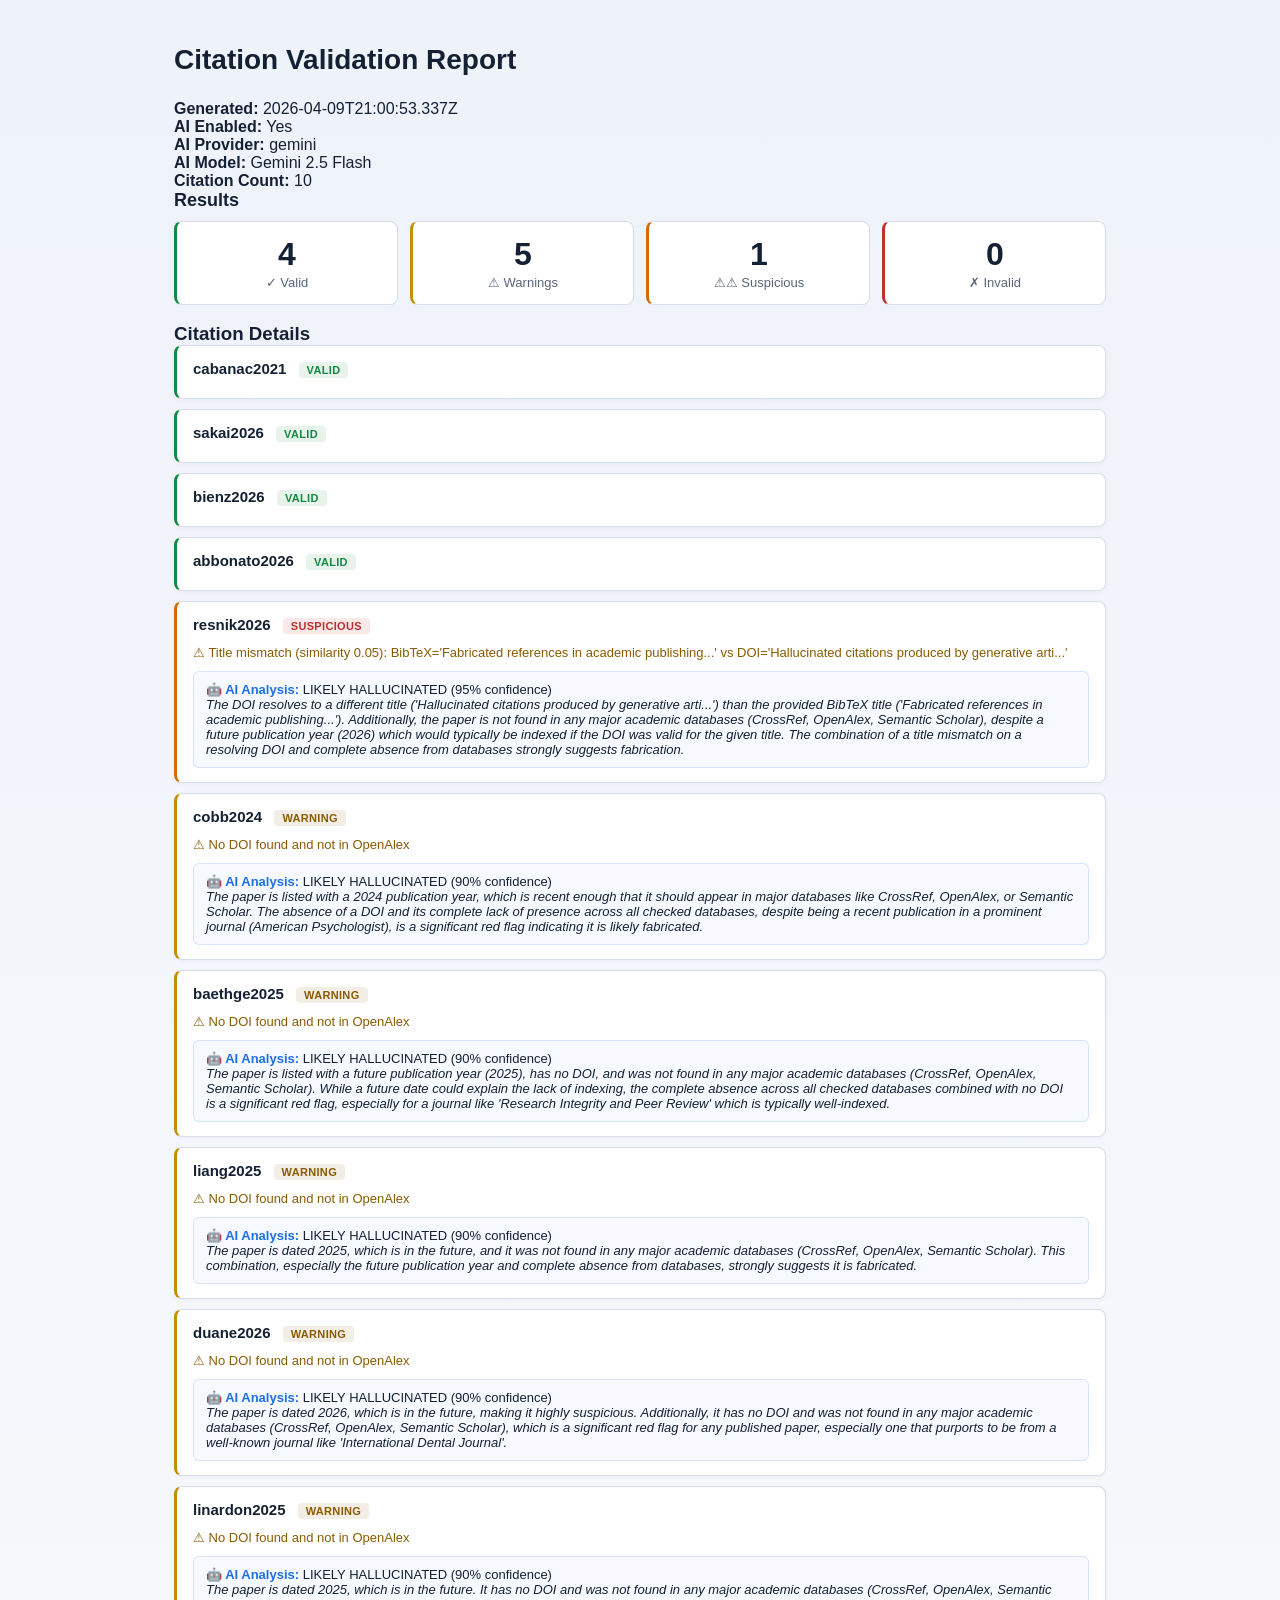
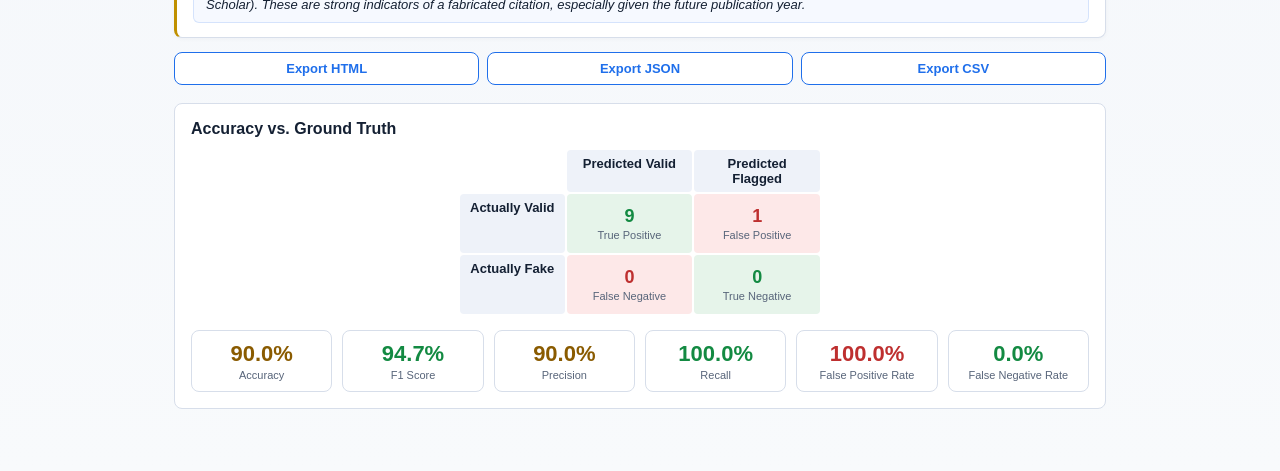
<file: results/April 9/citation-report.html>
<!DOCTYPE html>
                <html>
                <head>
                    <title>Citation Validation Report</title>
                    <style>
        :root {
            --bg: #f5f7fb;
            --card: #ffffff;
            --text: #142033;
            --muted: #58657a;
            --line: #d7deea;
            --primary: #1f6feb;
            --valid: #138a42;
            --warning: #8a5b00;
            --suspicious: #be2f2f;
            --invalid: #be2f2f;
        }
        
        * {
            margin: 0;
            padding: 0;
            box-sizing: border-box;
        }
        
        body {
            font-family: "Segoe UI", Tahoma, Geneva, Verdana, sans-serif;
            background: linear-gradient(180deg, #eef2f9 0%, #f8fafc 100%);
            color: var(--text);
            min-height: 100vh;
            padding: 20px;
        }
        
        .container {
            max-width: 980px;
            margin: 0 auto;
            padding: 24px;
        }
        
        header {
            margin-bottom: 24px;
        }
        
        header h1 {
            font-size: 28px;
            margin-bottom: 4px;
            color: var(--text);
        }
        
        header p {
            color: var(--muted);
            font-size: 1em;
        }
        
        .nature-badge {
            display: inline-block;
            background: var(--card);
            border: 1px solid var(--line);
            padding: 4px 12px;
            border-radius: 6px;
            margin-top: 8px;
            font-size: 0.85em;
            color: var(--muted);
        }
        
        .section {
            margin-bottom: 18px;
        }
        
        .section h2 {
            color: var(--text);
            margin-bottom: 10px;
            font-size: 18px;
        }
        
        textarea {
            width: 100%;
            min-height: 250px;
            padding: 14px;
            border: 1px solid var(--line);
            border-radius: 8px;
            font-family: 'Courier New', monospace;
            font-size: 13px;
            resize: vertical;
            transition: border-color 0.2s;
            background: var(--card);
        }
        
        textarea:focus {
            outline: none;
            border-color: var(--primary);
        }
        
        .file-upload {
            border: 2px dashed var(--line);
            border-radius: 8px;
            padding: 24px;
            text-align: center;
            cursor: pointer;
            transition: all 0.2s;
            margin-bottom: 14px;
            background: var(--card);
        }
        
        .file-upload:hover {
            border-color: var(--primary);
            background: #f0f4ff;
        }
        
        .file-upload input {
            display: none;
        }

        .file-status {
            margin: -6px 0 10px;
            font-size: 12px;
            color: var(--muted);
            min-height: 16px;
        }
        
        .button {
            background: var(--primary);
            color: white;
            border: none;
            padding: 10px 28px;
            border-radius: 8px;
            font-size: 14px;
            font-weight: 600;
            cursor: pointer;
            transition: background 0.2s;
        }
        
        .button:hover {
            background: #1a5cc7;
        }
        
        .button:active {
            background: #174ea6;
        }
        
        .button:disabled {
            opacity: 0.5;
            cursor: not-allowed;
        }
        
        /* AI Settings Button */
        .ai-settings-btn {
            font-size: 13px;
            font-weight: 600;
            padding: 8px 16px;
            border: 1px solid var(--line);
            border-radius: 8px;
            background: var(--card);
            color: var(--muted);
            cursor: pointer;
            transition: all 0.2s;
            display: inline-flex;
            align-items: center;
            gap: 6px;
        }
        
        .ai-settings-btn:hover {
            border-color: var(--primary);
            color: var(--primary);
        }
        
        .ai-settings-btn.ai-active {
            border-color: var(--valid);
            color: var(--valid);
            background: rgba(19,138,66,0.04);
        }
        
        .ai-dot {
            width: 7px;
            height: 7px;
            border-radius: 50%;
            background: currentColor;
            display: inline-block;
        }
        
        /* AI Settings Modal */
        .ai-modal-overlay {
            display: none;
            position: fixed;
            inset: 0;
            background: rgba(0,0,0,0.65);
            z-index: 1000;
            align-items: center;
            justify-content: center;
        }
        
        .ai-modal-overlay.open {
            display: flex;
        }
        
        .ai-modal {
            background: #1e2738;
            border: 1px solid rgba(212,168,67,0.2);
            border-radius: 16px;
            padding: 32px;
            width: 600px;
            max-width: calc(100vw - 40px);
            box-shadow: 0 24px 64px rgba(0,0,0,0.6);
            animation: modalSlideIn 0.3s ease;
        }
        
        @keyframes modalSlideIn {
            from {
                opacity: 0;
                transform: translateY(-20px);
            }
            to {
                opacity: 1;
                transform: translateY(0);
            }
        }
        
        .ai-modal h2 {
            font-family: 'Crimson Pro', serif;
            font-weight: 400;
            color: #e8dcc8;
            font-size: 1.8em;
            margin-bottom: 24px;
        }
        
        .ai-provider-cards {
            display: grid;
            grid-template-columns: repeat(2, 1fr);
            gap: 12px;
            margin-bottom: 24px;
        }
        
        .ai-provider-card {
            background: rgba(255,255,255,0.04);
            border: 2px solid rgba(255,255,255,0.08);
            border-radius: 12px;
            padding: 16px;
            cursor: pointer;
            transition: all 0.2s;
        }
        
        .ai-provider-card:hover {
            background: rgba(255,255,255,0.07);
            border-color: rgba(212,168,67,0.3);
            transform: translateY(-2px);
        }
        
        .ai-provider-card.selected {
            border-color: #d4a843;
            background: rgba(212,168,67,0.1);
        }
        
        .ai-card-title {
            font-family: 'DM Sans', sans-serif;
            font-weight: 600;
            font-size: 0.95em;
            color: #e8dcc8;
            margin-bottom: 6px;
        }
        
        .ai-card-desc {
            font-family: 'DM Sans', sans-serif;
            font-size: 0.8em;
            color: #8a8a7a;
            line-height: 1.5;
        }
        
        .ai-card-badge {
            font-family: 'DM Sans', sans-serif;
            font-size: 0.7em;
            font-weight: 600;
            letter-spacing: 0.05em;
            text-transform: uppercase;
            display: inline-block;
            padding: 4px 10px;
            border-radius: 4px;
            margin-top: 10px;
        }
        
        .ai-badge-paid {
            background: rgba(122,59,16,0.35);
            color: #d4956a;
        }
        
        .ai-badge-free {
            background: rgba(40,120,60,0.35);
            color: #7ec88a;
        }
        
        .ai-key-section {
            margin-bottom: 24px;
            display: none;
        }
        
        .ai-key-section input {
            width: 100%;
            padding: 12px 14px;
            background: rgba(255,255,255,0.06);
            border: 2px solid rgba(212,168,67,0.2);
            border-radius: 8px;
            color: #e8dcc8;
            font-family: 'Courier New', monospace;
            font-size: 0.9em;
            outline: none;
            margin-bottom: 8px;
        }
        
        .ai-key-section input:focus {
            border-color: rgba(212,168,67,0.5);
        }
        
        .ai-key-hint {
            font-family: 'DM Sans', sans-serif;
            font-size: 0.8em;
            color: #6a6a5a;
            line-height: 1.6;
        }
        
        .ai-key-hint a {
            color: #d4a843;
            text-decoration: none;
        }
        
        .ai-key-hint a:hover {
            text-decoration: underline;
        }
        
        .ai-modal-actions {
            display: flex;
            gap: 12px;
        }
        
        .ai-modal-actions button {
            font-family: 'DM Sans', sans-serif;
            font-size: 0.9em;
            font-weight: 500;
            padding: 12px 24px;
            border-radius: 8px;
            border: none;
            cursor: pointer;
            transition: all 0.2s;
        }
        
        .am-save {
            background: #d4a843;
            color: #1e2738;
            flex: 1;
        }
        
        .am-save:hover {
            background: #e0b84e;
            transform: translateY(-1px);
        }
        
        .am-cancel {
            background: rgba(255,255,255,0.08);
            color: #9a9083;
        }
        
        .am-cancel:hover {
            background: rgba(255,255,255,0.14);
        }
        
        #results {
            margin-top: 18px;
            display: none;
        }
        
        .stats {
            display: flex;
            gap: 12px;
            margin-bottom: 18px;
        }
        
        .stat-card {
            flex: 1;
            background: var(--card);
            border: 1px solid var(--line);
            padding: 14px;
            border-radius: 8px;
            text-align: center;
        }
        
        .stat-card.valid {
            border-left: 3px solid var(--valid);
        }
        
        .stat-card.warning {
            border-left: 3px solid #c09000;
        }
        
        .stat-card.suspicious {
            border-left: 3px solid #d46a00;
        }
        
        .stat-card.invalid {
            border-left: 3px solid var(--invalid);
        }
        
        .stat-value {
            font-size: 2em;
            font-weight: bold;
            margin-bottom: 2px;
            color: var(--text);
        }
        
        .stat-label {
            font-size: 13px;
            color: var(--muted);
        }
        
        .citation-item {
            background: var(--card);
            border: 1px solid var(--line);
            border-left: 3px solid var(--line);
            padding: 14px 16px;
            margin-bottom: 10px;
            border-radius: 8px;
            box-shadow: 0 1px 4px rgba(20,32,51,0.04);
        }
        
        .citation-item.valid {
            border-left-color: var(--valid);
        }
        
        .citation-item.warning {
            border-left-color: #c09000;
        }
        
        .citation-item.suspicious {
            border-left-color: #d46a00;
        }
        
        .citation-item.invalid {
            border-left-color: var(--invalid);
        }
        
        .citation-key {
            font-weight: 600;
            font-size: 15px;
            margin-bottom: 6px;
            color: var(--text);
        }
        
        .citation-status {
            display: inline-block;
            padding: 2px 8px;
            border-radius: 4px;
            font-size: 11px;
            font-weight: 600;
            text-transform: uppercase;
            letter-spacing: 0.03em;
            margin-left: 8px;
        }
        
        .citation-status.valid {
            background: rgba(19,138,66,0.1);
            color: var(--valid);
        }
        
        .citation-status.warning {
            background: rgba(138,91,0,0.1);
            color: var(--warning);
        }
        
        .citation-status.suspicious {
            background: rgba(190,47,47,0.1);
            color: var(--suspicious);
        }
        
        .citation-status.invalid {
            background: rgba(190,47,47,0.12);
            color: var(--invalid);
        }
        
        .issue-list {
            margin-top: 8px;
        }
        
        .issue-item {
            padding: 3px 0;
            font-size: 13px;
            color: var(--muted);
        }
        
        .issue-item.error {
            color: var(--invalid);
        }
        
        .issue-item.warning {
            color: var(--warning);
        }
        
        .ai-analysis {
            background: rgba(31,111,235,0.04);
            border: 1px solid rgba(31,111,235,0.15);
            padding: 10px 12px;
            border-radius: 6px;
            margin-top: 8px;
            font-size: 13px;
        }
        
        .ai-analysis strong {
            color: var(--primary);
        }
        
        #loading {
            display: none;
            text-align: center;
            padding: 30px;
        }
        
        .spinner {
            border: 3px solid var(--line);
            border-top: 3px solid var(--primary);
            border-radius: 50%;
            width: 36px;
            height: 36px;
            animation: spin 1s linear infinite;
            margin: 0 auto 14px;
        }
        
        @keyframes spin {
            0% { transform: rotate(0deg); }
            100% { transform: rotate(360deg); }
        }
        
        .export-buttons {
            margin-top: 14px;
            display: flex;
            gap: 8px;
        }
        
        .export-buttons button {
            flex: 1;
            background: var(--card);
            color: var(--primary);
            border: 1px solid var(--primary);
            font-size: 13px;
            padding: 8px 14px;
        }
        
        .export-buttons button:hover {
            background: rgba(31,111,235,0.05);
        }
        
        /* ═══════════════════════════════════════════════════════════════════ */
        /* BENCHMARK LIBRARY                                                 */
        /* ═══════════════════════════════════════════════════════════════════ */

        .bench-toggle {
            display: flex;
            align-items: center;
            justify-content: space-between;
            padding: 12px 16px;
            background: var(--card);
            border: 1px solid var(--line);
            border-radius: 8px;
            cursor: pointer;
            transition: border-color 0.2s;
            user-select: none;
        }

        .bench-toggle:hover { border-color: var(--primary); }

        .bench-toggle .bench-label {
            font-weight: 600;
            font-size: 14px;
        }

        .bench-toggle .bench-hint {
            font-size: 12px;
            color: var(--muted);
        }

        .bench-toggle .bench-arrow {
            font-size: 18px;
            transition: transform 0.2s;
            color: var(--muted);
        }

        .bench-toggle.open .bench-arrow { transform: rotate(180deg); }

        .bench-panel {
            display: none;
            border: 1px solid var(--line);
            border-top: none;
            border-radius: 0 0 8px 8px;
            background: var(--card);
            padding: 16px;
        }

        .bench-panel.open { display: block; }

        .bench-filters {
            display: flex;
            gap: 6px;
            flex-wrap: wrap;
            margin-bottom: 12px;
        }

        .bench-chip {
            font-size: 12px;
            padding: 4px 10px;
            border-radius: 12px;
            border: 1px solid var(--line);
            background: var(--card);
            cursor: pointer;
            transition: all 0.15s;
        }

        .bench-chip:hover { border-color: var(--primary); }

        .bench-chip.active {
            background: var(--primary);
            color: white;
            border-color: var(--primary);
        }

        .bench-datasets {
            display: flex;
            flex-direction: column;
            gap: 8px;
            max-height: 360px;
            overflow-y: auto;
        }

        .bench-card {
            display: flex;
            align-items: flex-start;
            gap: 10px;
            padding: 10px 12px;
            border: 1px solid var(--line);
            border-radius: 8px;
            transition: border-color 0.15s;
        }

        .bench-card:hover { border-color: var(--primary); }

        .bench-card.pending { opacity: 0.55; }

        .bench-card input[type="checkbox"] {
            margin-top: 3px;
            width: 16px;
            height: 16px;
            cursor: pointer;
            flex-shrink: 0;
        }

        .bench-card-body { flex: 1; min-width: 0; }

        .bench-card-title {
            font-weight: 600;
            font-size: 13px;
        }

        .bench-card-meta {
            font-size: 12px;
            color: var(--muted);
            margin-top: 2px;
        }

        .bench-card-desc {
            font-size: 12px;
            color: var(--muted);
            margin-top: 4px;
        }

        .bench-card-tags {
            display: flex;
            gap: 4px;
            flex-wrap: wrap;
            margin-top: 6px;
        }

        .bench-tag {
            font-size: 10px;
            padding: 1px 6px;
            border-radius: 4px;
            background: #eef2f9;
            color: var(--muted);
        }

        .bench-tag.tag-fake { background: #fde8e8; color: #be2f2f; }
        .bench-tag.tag-real { background: #e6f4ea; color: #138a42; }
        .bench-tag.tag-pending { background: #fff3e0; color: #8a5b00; }

        .bench-actions {
            display: flex;
            gap: 8px;
            margin-top: 12px;
            align-items: center;
        }

        .bench-actions .button { font-size: 13px; padding: 8px 20px; }

        .bench-selection-info {
            font-size: 12px;
            color: var(--muted);
        }

        /* ═══════════════════════════════════════════════════════════════════ */
        /* ACCURACY DASHBOARD                                                */
        /* ═══════════════════════════════════════════════════════════════════ */

        .accuracy-dashboard {
            display: none;
            margin-top: 18px;
            padding: 16px;
            background: var(--card);
            border: 1px solid var(--line);
            border-radius: 8px;
        }

        .accuracy-dashboard.open { display: block; }

        .accuracy-dashboard h3 {
            font-size: 16px;
            margin-bottom: 12px;
        }

        .confusion-matrix {
            display: grid;
            grid-template-columns: auto 1fr 1fr;
            grid-template-rows: auto 1fr 1fr;
            gap: 2px;
            max-width: 360px;
            margin: 0 auto 16px;
            font-size: 13px;
            text-align: center;
        }

        .cm-corner { background: transparent; }

        .cm-header {
            padding: 6px 10px;
            font-weight: 600;
            background: #eef2f9;
            border-radius: 4px;
        }

        .cm-cell {
            padding: 12px 10px;
            border-radius: 4px;
            font-weight: 600;
            font-size: 18px;
        }

        .cm-cell small {
            display: block;
            font-weight: 400;
            font-size: 11px;
            color: var(--muted);
            margin-top: 2px;
        }

        .cm-tp { background: #e6f4ea; color: #138a42; }
        .cm-fp { background: #fde8e8; color: #be2f2f; }
        .cm-fn { background: #fde8e8; color: #be2f2f; }
        .cm-tn { background: #e6f4ea; color: #138a42; }

        .accuracy-metrics {
            display: grid;
            grid-template-columns: repeat(auto-fit, minmax(130px, 1fr));
            gap: 10px;
            margin-top: 12px;
        }

        .acc-metric {
            text-align: center;
            padding: 10px;
            border: 1px solid var(--line);
            border-radius: 8px;
        }

        .acc-metric .acc-value {
            font-size: 22px;
            font-weight: 700;
        }

        .acc-metric .acc-label {
            font-size: 11px;
            color: var(--muted);
            margin-top: 2px;
        }

        .acc-value.good { color: #138a42; }
        .acc-value.ok { color: #8a5b00; }
        .acc-value.bad { color: #be2f2f; }

        footer {
            margin-top: 32px;
            padding: 18px;
            text-align: center;
            color: var(--muted);
            font-size: 13px;
        }
        
        footer a {
            color: var(--primary);
            text-decoration: none;
        }
        
        footer a:hover {
            text-decoration: underline;
        }
    </style>
                </head>
                <body>
                    <div class="container">
                        <header><h1>Citation Validation Report</h1></header>
                        <p><strong>Generated:</strong> 2026-04-09T21:00:53.337Z</p>
                        <p><strong>AI Enabled:</strong> Yes</p>
                        <p><strong>AI Provider:</strong> gemini</p>
                        <p><strong>AI Model:</strong> Gemini 2.5 Flash</p>
                        <p><strong>Citation Count:</strong> 10</p>
                        <div class="main-content">
                <div class="section">
                    <h2>Results</h2>
                    
                    <div class="stats" id="stats">
                <div class="stat-card valid">
                    <div class="stat-value">4</div>
                    <div class="stat-label">✓ Valid</div>
                </div>
                <div class="stat-card warning">
                    <div class="stat-value">5</div>
                    <div class="stat-label">⚠ Warnings</div>
                </div>
                <div class="stat-card suspicious">
                    <div class="stat-value">1</div>
                    <div class="stat-label">⚠⚠ Suspicious</div>
                </div>
                <div class="stat-card invalid">
                    <div class="stat-value">0</div>
                    <div class="stat-label">✗ Invalid</div>
                </div>
            </div>
                    
                    <div class="citation-list" id="citationList"><h3>Citation Details</h3><div class="citation-item valid">
                    <div class="citation-key">
                        cabanac2021
                        <span class="citation-status valid">VALID</span>
                    </div>
                </div><div class="citation-item valid">
                    <div class="citation-key">
                        sakai2026
                        <span class="citation-status valid">VALID</span>
                    </div>
                </div><div class="citation-item valid">
                    <div class="citation-key">
                        bienz2026
                        <span class="citation-status valid">VALID</span>
                    </div>
                </div><div class="citation-item valid">
                    <div class="citation-key">
                        abbonato2026
                        <span class="citation-status valid">VALID</span>
                    </div>
                </div><div class="citation-item suspicious">
                    <div class="citation-key">
                        resnik2026
                        <span class="citation-status suspicious">SUSPICIOUS</span>
                    </div>
                <div class="issue-list"><div class="issue-item warning">⚠ Title mismatch (similarity 0.05): BibTeX='Fabricated references in academic publishing...' vs DOI='Hallucinated citations produced by generative arti...'</div></div>
                        <div class="ai-analysis">
                            <strong>🤖 AI Analysis:</strong>
                            LIKELY HALLUCINATED (95% confidence)<br>
                            <em>The DOI resolves to a different title ('Hallucinated citations produced by generative arti...') than the provided BibTeX title ('Fabricated references in academic publishing...'). Additionally, the paper is not found in any major academic databases (CrossRef, OpenAlex, Semantic Scholar), despite a future publication year (2026) which would typically be indexed if the DOI was valid for the given title. The combination of a title mismatch on a resolving DOI and complete absence from databases strongly suggests fabrication.</em>
                        </div>
                    </div><div class="citation-item warning">
                    <div class="citation-key">
                        cobb2024
                        <span class="citation-status warning">WARNING</span>
                    </div>
                <div class="issue-list"><div class="issue-item warning">⚠ No DOI found and not in OpenAlex</div></div>
                        <div class="ai-analysis">
                            <strong>🤖 AI Analysis:</strong>
                            LIKELY HALLUCINATED (90% confidence)<br>
                            <em>The paper is listed with a 2024 publication year, which is recent enough that it should appear in major databases like CrossRef, OpenAlex, or Semantic Scholar. The absence of a DOI and its complete lack of presence across all checked databases, despite being a recent publication in a prominent journal (American Psychologist), is a significant red flag indicating it is likely fabricated.</em>
                        </div>
                    </div><div class="citation-item warning">
                    <div class="citation-key">
                        baethge2025
                        <span class="citation-status warning">WARNING</span>
                    </div>
                <div class="issue-list"><div class="issue-item warning">⚠ No DOI found and not in OpenAlex</div></div>
                        <div class="ai-analysis">
                            <strong>🤖 AI Analysis:</strong>
                            LIKELY HALLUCINATED (90% confidence)<br>
                            <em>The paper is listed with a future publication year (2025), has no DOI, and was not found in any major academic databases (CrossRef, OpenAlex, Semantic Scholar). While a future date could explain the lack of indexing, the complete absence across all checked databases combined with no DOI is a significant red flag, especially for a journal like 'Research Integrity and Peer Review' which is typically well-indexed.</em>
                        </div>
                    </div><div class="citation-item warning">
                    <div class="citation-key">
                        liang2025
                        <span class="citation-status warning">WARNING</span>
                    </div>
                <div class="issue-list"><div class="issue-item warning">⚠ No DOI found and not in OpenAlex</div></div>
                        <div class="ai-analysis">
                            <strong>🤖 AI Analysis:</strong>
                            LIKELY HALLUCINATED (90% confidence)<br>
                            <em>The paper is dated 2025, which is in the future, and it was not found in any major academic databases (CrossRef, OpenAlex, Semantic Scholar). This combination, especially the future publication year and complete absence from databases, strongly suggests it is fabricated.</em>
                        </div>
                    </div><div class="citation-item warning">
                    <div class="citation-key">
                        duane2026
                        <span class="citation-status warning">WARNING</span>
                    </div>
                <div class="issue-list"><div class="issue-item warning">⚠ No DOI found and not in OpenAlex</div></div>
                        <div class="ai-analysis">
                            <strong>🤖 AI Analysis:</strong>
                            LIKELY HALLUCINATED (90% confidence)<br>
                            <em>The paper is dated 2026, which is in the future, making it highly suspicious. Additionally, it has no DOI and was not found in any major academic databases (CrossRef, OpenAlex, Semantic Scholar), which is a significant red flag for any published paper, especially one that purports to be from a well-known journal like 'International Dental Journal'.</em>
                        </div>
                    </div><div class="citation-item warning">
                    <div class="citation-key">
                        linardon2025
                        <span class="citation-status warning">WARNING</span>
                    </div>
                <div class="issue-list"><div class="issue-item warning">⚠ No DOI found and not in OpenAlex</div></div>
                        <div class="ai-analysis">
                            <strong>🤖 AI Analysis:</strong>
                            LIKELY HALLUCINATED (90% confidence)<br>
                            <em>The paper is dated 2025, which is in the future. It has no DOI and was not found in any major academic databases (CrossRef, OpenAlex, Semantic Scholar). These are strong indicators of a fabricated citation, especially given the future publication year.</em>
                        </div>
                    </div></div>
                    
                    <div class="export-buttons">
                        <button class="button" onclick="exportHTML()">Export HTML</button>
                        <button class="button" onclick="exportJSON()">Export JSON</button>
                        <button class="button" onclick="exportCSV()">Export CSV</button>
                    </div>

                    <!-- Accuracy Dashboard (shown when ground truth is available) -->
                    <div class="accuracy-dashboard open" id="accuracyDashboard">
                        <h3>Accuracy vs. Ground Truth</h3>
                        <div id="confusionMatrix">
                <div class="confusion-matrix">
                    <div class="cm-corner"></div>
                    <div class="cm-header">Predicted Valid</div>
                    <div class="cm-header">Predicted Flagged</div>

                    <div class="cm-header">Actually Valid</div>
                    <div class="cm-cell cm-tp">9<small>True Positive</small></div>
                    <div class="cm-cell cm-fp">1<small>False Positive</small></div>

                    <div class="cm-header">Actually Fake</div>
                    <div class="cm-cell cm-fn">0<small>False Negative</small></div>
                    <div class="cm-cell cm-tn">0<small>True Negative</small></div>
                </div>
                
            </div>
                        <div class="accuracy-metrics" id="accuracyMetrics">
                <div class="acc-metric">
                    <div class="acc-value ok">90.0%</div>
                    <div class="acc-label">Accuracy</div>
                </div>
                <div class="acc-metric">
                    <div class="acc-value good">94.7%</div>
                    <div class="acc-label">F1 Score</div>
                </div>
                <div class="acc-metric">
                    <div class="acc-value ok">90.0%</div>
                    <div class="acc-label">Precision</div>
                </div>
                <div class="acc-metric">
                    <div class="acc-value good">100.0%</div>
                    <div class="acc-label">Recall</div>
                </div>
                <div class="acc-metric">
                    <div class="acc-value bad">100.0%</div>
                    <div class="acc-label">False Positive Rate</div>
                </div>
                <div class="acc-metric">
                    <div class="acc-value good">0.0%</div>
                    <div class="acc-label">False Negative Rate</div>
                </div>
            </div>
                    </div>
                </div>
            </div>
                    </div>
                </body>
                </html>
</file>
<file: scripts/revision-review-applet/styles.css>
:root {
  --bg: #f5f7fb;
  --card: #ffffff;
  --text: #142033;
  --muted: #58657a;
  --line: #d7deea;
  --primary: #1f6feb;
  --accept: #138a42;
  --reject: #be2f2f;
  --revise: #8a5b00;
}

* {
  box-sizing: border-box;
}

body {
  margin: 0;
  font-family: "Segoe UI", Tahoma, Geneva, Verdana, sans-serif;
  background: linear-gradient(180deg, #eef2f9 0%, #f8fafc 100%);
  color: var(--text);
}

.app {
  max-width: 980px;
  margin: 0 auto;
  padding: 24px;
}

.app-header h1 {
  margin: 0 0 4px;
  font-size: 28px;
}

.app-header p {
  margin: 0;
  color: var(--muted);
}

.toolbar,
.status-row,
.navigation,
.actions,
.feedback-actions {
  display: flex;
  gap: 12px;
  justify-content: space-between;
  align-items: center;
  flex-wrap: wrap;
}

.toolbar {
  margin-top: 18px;
}

.file-label {
  display: inline-block;
  padding: 10px 14px;
  border: 1px solid var(--line);
  border-radius: 8px;
  background: var(--card);
  cursor: pointer;
}

input[type="file"] {
  display: none;
}

.status-row {
  margin: 14px 0;
  color: var(--muted);
  font-size: 14px;
}

.card {
  background: var(--card);
  border: 1px solid var(--line);
  border-radius: 12px;
  padding: 16px;
  box-shadow: 0 2px 8px rgba(20, 32, 51, 0.06);
  margin-bottom: 14px;
}

.compact {
  padding: 12px 16px;
}

.meta-row {
  display: flex;
  justify-content: space-between;
  align-items: center;
  gap: 12px;
  margin-bottom: 8px;
}

.pill {
  font-size: 12px;
  padding: 4px 8px;
  border-radius: 999px;
  border: 1px solid var(--line);
  color: var(--muted);
}

.panel {
  border: 1px solid var(--line);
  border-radius: 10px;
  padding: 10px 12px;
  margin-top: 10px;
}

.panel h3 {
  margin: 0 0 8px;
  font-size: 14px;
}

.panel p,
.panel pre {
  margin: 0;
  white-space: pre-wrap;
  font-size: 14px;
  line-height: 1.4;
}

pre {
  overflow: auto;
}

button {
  border: 1px solid transparent;
  border-radius: 8px;
  padding: 10px 14px;
  cursor: pointer;
  font-weight: 600;
}

button:hover {
  opacity: 0.92;
}

.primary {
  background: var(--primary);
  color: white;
}

.ghost {
  border-color: var(--line);
  background: white;
  color: var(--text);
}

.accept {
  background: var(--accept);
  color: white;
}

.reject {
  background: var(--reject);
  color: white;
}

.revise {
  background: var(--revise);
  color: white;
}

textarea {
  width: 100%;
  border-radius: 8px;
  border: 1px solid var(--line);
  padding: 10px;
  font-family: inherit;
  font-size: 14px;
}

.hidden {
  display: none;
}

@media (max-width: 700px) {
  .app {
    padding: 14px;
  }
}
</file>
